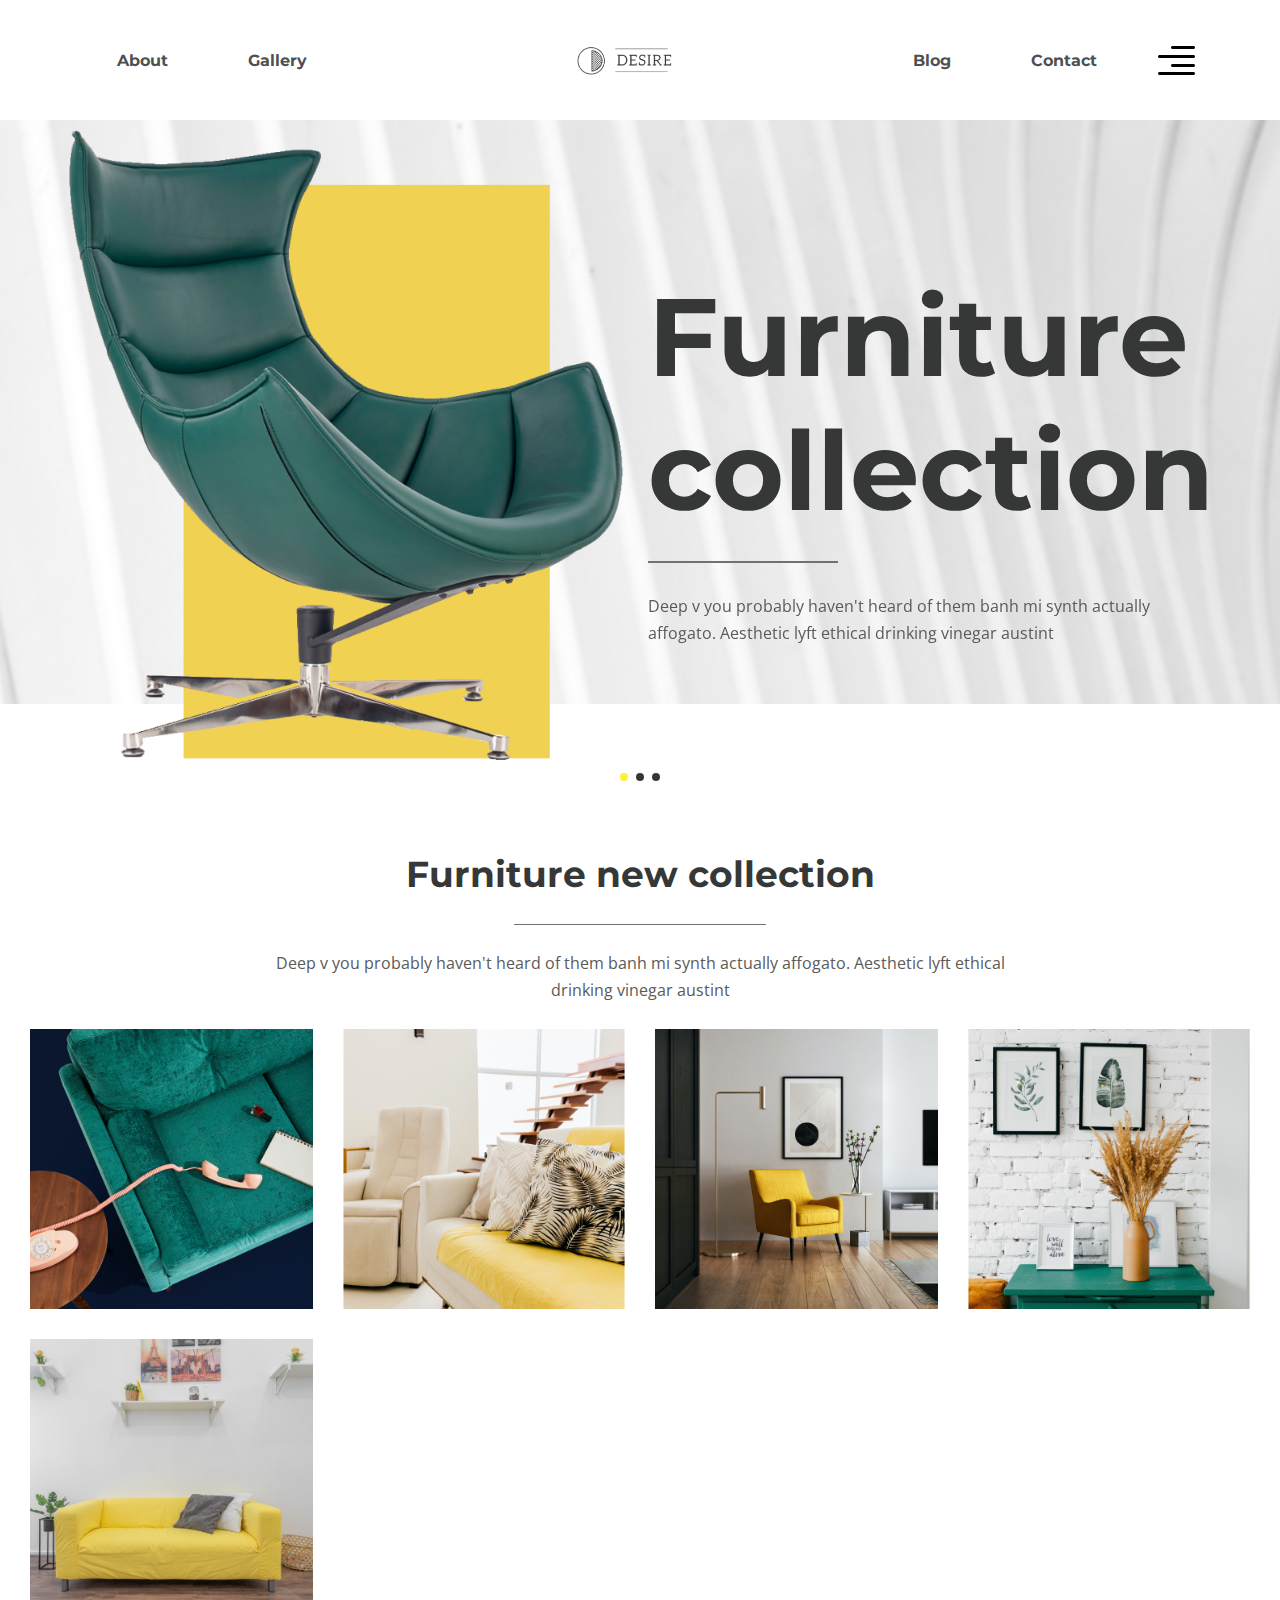
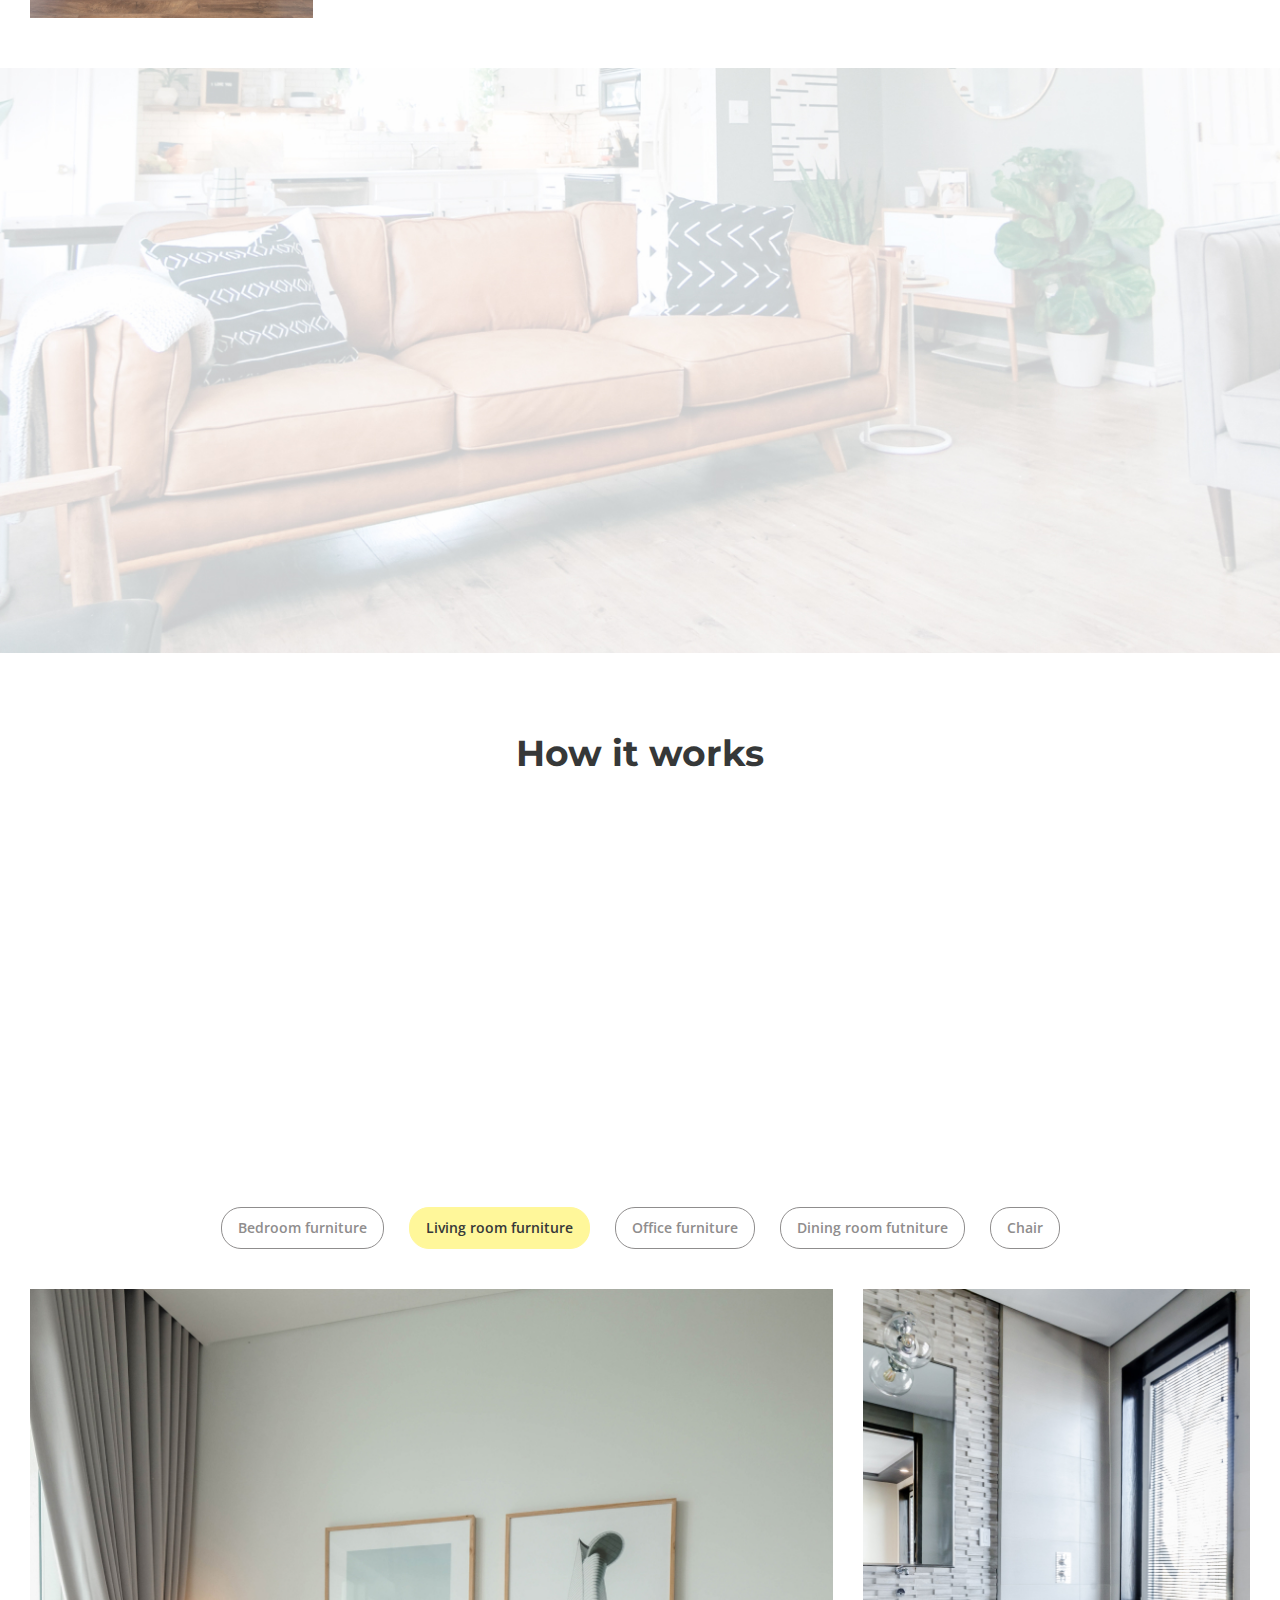
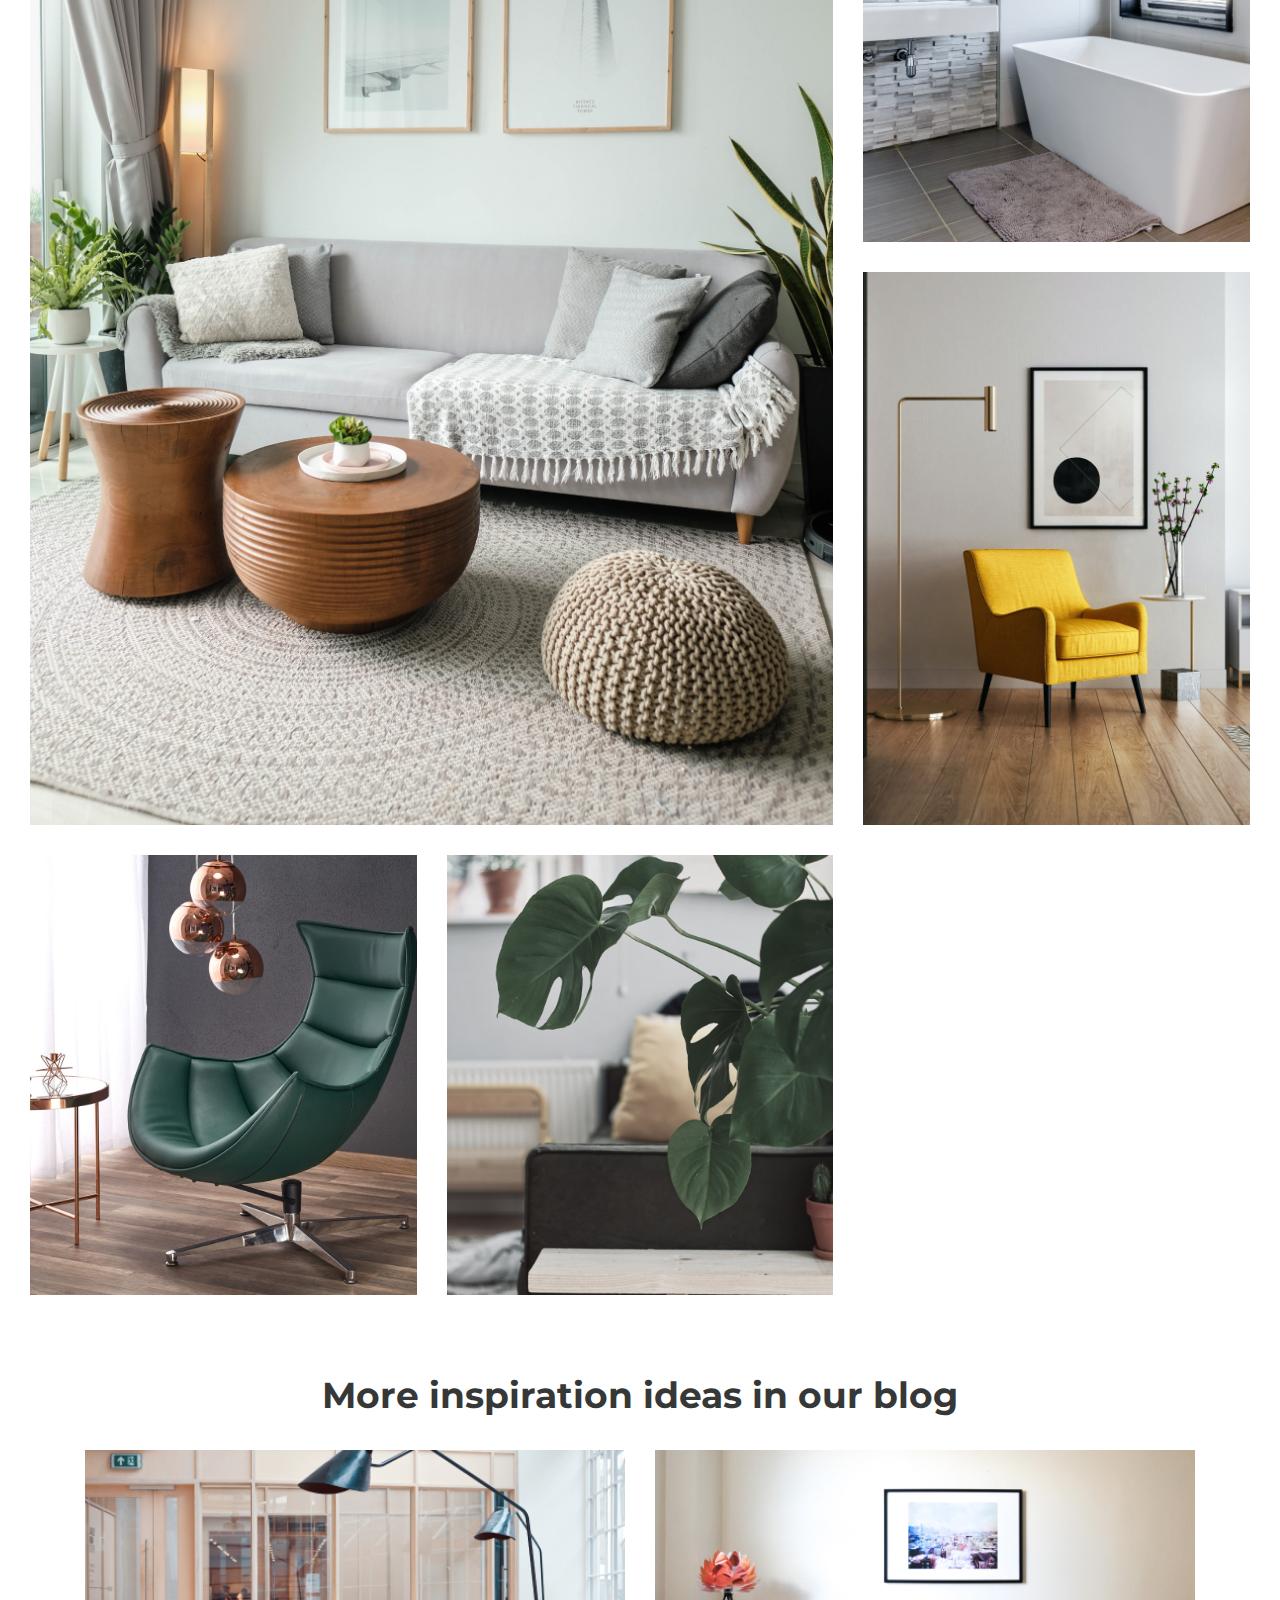
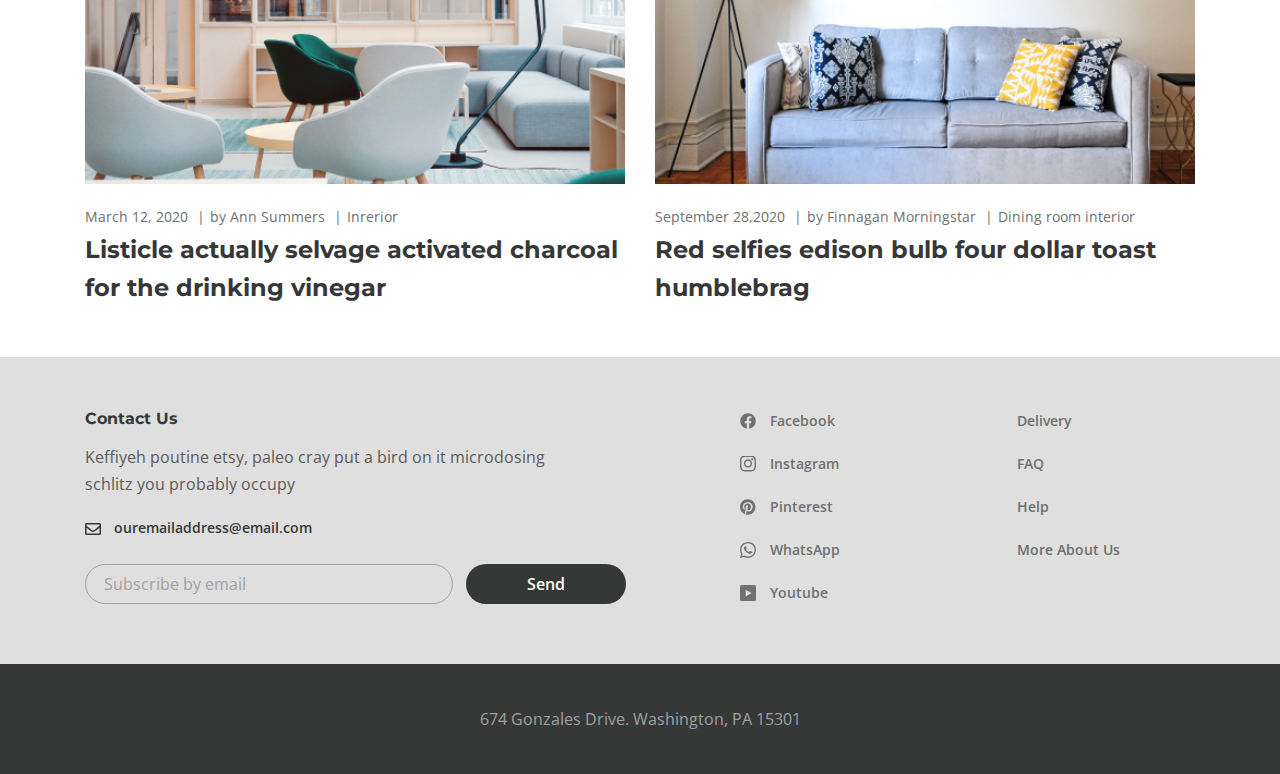
<file: index.html>
<!DOCTYPE html>
<html lang="en">

<head>
  <meta charset="UTF-8">
  <meta name="viewport" content="width=device-width, initial-scale=1.0">
  <title>Desire</title>
  <link rel="preconnect" href="https://fonts.googleapis.com">
  <link rel="preconnect" href="https://fonts.gstatic.com" crossorigin>
  <link
    href="https://fonts.googleapis.com/css2?family=Montserrat:wght@700&family=Open+Sans:ital,wght@0,400;0,600;1,300&display=swap"
    rel="stylesheet">
  <link rel="stylesheet" href="https://cdn.jsdelivr.net/npm/swiper@8/swiper-bundle.min.css" />
  <link rel="stylesheet" type="text/css" href="css/jquery.fancybox.min.css">
  <link rel="stylesheet" href="css/style.css">
</head>

<body>
  <div class="wrapper">
    <header class="header">
      <div class="container">
        <div class="header__row">
          <nav class="header__menu">
            <ul class="header__menu-list">
              <li class="header__menu-item">
                <a class="header__menu-link" href="about.html">About</a>
              </li>
              <li class="header__menu-item">
                <a class="header__menu-link" href="gallery.html">Gallery</a>
              </li>
            </ul>
          </nav>
          <a class="header__logo" href="index.html"><img src="images/logo.png" alt="logo"></a>
          <nav class="header__menu">
            <ul class="header__menu-list">
              <li class="header__menu-item">
                <a class="header__menu-link" href="blog.html">Blog</a>
              </li>
              <li class="header__menu-item">
                <a class="header__menu-link" href="contact-us.html">Contact</a>
              </li>
            </ul>
          </nav>
          <button class="header__btn"><img src="images/header/icon_menu.svg" alt="header button"></button>
          <button class="header__burger">
            <span></span>
            <span></span>
            <span></span>
          </button>
          <div class="rightside-menu">
            <button class="rightside-menu__close" type="button">
              <img src="images/rightside-menu/close.svg" alt="close button">
            </button>
            <div class="rightside-menu__body">
              <a class="rightside-menu__logo" href="index.html"><img src="images/rightside-menu/logo.png"
                  alt="logo"></a>
              <h4 class="rightside-menu__title title">Furniture for life</h4>
              <p class="rightside-menu__text">Sustainable hot chicken skateboard, dreamcatcher meggings actually
                squid. Slow-carb everyday carry +1 art party microdosing, put a bird on it brooklyn</p>
              <img class="rightside-menu__image" src="images/rightside-menu/rightside-menu-image.jpg" alt="images">
            </div>
          </div>
        </div>
      </div>
    </header>
    <main class="main">
      <section class="main__top top">
        <div class="top__bg"><img src="images/slider/bg.png" alt="slider background"></div>
        <div class="top__container">
          <div class="top__swiper swiper">
            <!-- Additional required wrapper -->
            <div class="swiper-wrapper">
              <!-- Slides -->
              <div class="swiper-slide">
                <div class="swiper-slide__row">
                  <div class="swiper-slide__img"><img src="images/slider/chair-1.png" alt="images"></div>
                  <div class="swiper-slide__body">
                    <h2 class="swiper-slide__title title">Furniture collection</h2>
                    <p class="swiper-slide__text">Deep v you probably haven't heard of them banh mi synth actually
                      affogato. Aesthetic lyft ethical drinking vinegar austint
                    </p>
                  </div>
                </div>
              </div>
              <div class="swiper-slide">
                <div class="swiper-slide__row">
                  <div class="swiper-slide__img"><img src="images/slider/chair-2.png" alt="images"></div>
                  <div class="swiper-slide__body">
                    <h2 class="swiper-slide__title title">Chair collection</h2>
                    <p class="swiper-slide__text">Lorem ipsum dolor sit amet consectetur adipisicing elit. Eum aut
                      labore sapiente quia commodi ea esse corporis culpa voluptate facilis.
                    </p>
                  </div>
                </div>
              </div>
              <div class="swiper-slide">
                <div class="swiper-slide__row">
                  <div class="swiper-slide__img"><img src="images/slider/chair-3.png" alt="images"></div>
                  <div class="swiper-slide__body">
                    <h2 class="swiper-slide__title title">Badroom</h2>
                    <p class="swiper-slide__text">Lorem, ipsum dolor sit amet consectetur adipisicing elit. Magnam ex,
                      quas laborum asperiores veritatis nisi, quam eum libero consectetur inventore cum ullam similique
                      officiis illo nam dicta repellendus quibusdam natus!
                    </p>
                  </div>
                </div>
              </div>
            </div>
            <!-- If we need pagination -->
            <div class="swiper-pagination">
            </div>
          </div>
        </div>
      </section>
      <section class="main__collection collection">
        <h3 class="collection__title title">Furniture new collection</h3>
        <p class="collection__text">Deep v you probably haven't heard of them banh mi synth actually affogato. Aesthetic
          lyft ethical drinking vinegar austint
        </p>
        <div class="collection__gallery">
          <a class="collection__gallery-item" href="#">
            <img src="images/collection/gallery/1.jpg" alt="image">
            <div class="collection__gallery-info">
              <h6 class="collection__gallery-title title">Truffaut literally trust</h6>
              <p class="collection__gallery-text">Living room furntiture | Chair</p>
            </div>
          </a>
          <a class="collection__gallery-item" href="#">
            <img src="images/collection/gallery/2.jpg" alt="image">
            <div class="collection__gallery-info">
              <h6 class="collection__gallery-title title">Truffaut literally trust</h6>
              <p class="collection__gallery-text">Living room furntiture | Chair</p>
            </div>
          </a>
          <a class="collection__gallery-item" href="#">
            <img src="images/collection/gallery/3.jpg" alt="image">
            <div class="collection__gallery-info">
              <h6 class="collection__gallery-title title">Truffaut literally trust</h6>
              <p class="collection__gallery-text">Living room furntiture | Chair</p>
            </div>
          </a>
          <a class="collection__gallery-item" href="#">
            <img src="images/collection/gallery/4.jpg" alt="image">
            <div class="collection__gallery-info">
              <h6 class="collection__gallery-title title">Truffaut literally trust</h6>
              <p class="collection__gallery-text">Living room furntiture | Chair</p>
            </div>
          </a>
          <a class="collection__gallery-item" href="#">
            <img src="images/collection/gallery/5.jpg" alt="image">
            <div class="collection__gallery-info">
              <h6 class="collection__gallery-title title">Truffaut literally trust</h6>
              <p class="collection__gallery-text">Living room furntiture | Chair</p>
            </div>
          </a>
        </div>
      </section>
      <section class="main__decoration decoration scroll-item">
        <div class="container">
          <h2 class="decoration__title title">Aesthetic <br> ethical drinking</h2>
          <p class="decoration__text">Deep v you probably haven't heard of them banh mi synth actually affogato. Artlyft
            ethical the one drinking vinegar austint
          </p>
        </div>
      </section>
      <section class="main__works-scale works-scale scroll-item">
        <div class="container">
          <h2 class="works-scale__title title">How it works</h2>
          <div class="works-scale__top">
            <div class="works-scale__item works-scale__item-start">
              <img class="works-scale__item-img" src="images/works-scale/icon/graphic-tool.svg" alt="icon">
              <h6 class="works-scale__item-title">Designer Consultation</h6>
              <p class="works-scale__item-text">Kinfolk scenester authentic craft beer truffaut irony intelligentsia</p>
            </div>
            <div class="works-scale__item works-scale__item-second">
              <img class="works-scale__item-img" src="images/works-scale/icon/sofa.svg" alt="icon">
              <h6 class="works-scale__item-title">Production</h6>
              <p class="works-scale__item-text">Everyday carry actually neutra authentic kogi shabby chic lorem</p>
            </div>
          </div>
          <div class="works-scale__bottom">
            <div class="works-scale__item works-scale__item-bottom">
              <img class="works-scale__item-img" src="images/works-scale/icon/measuring-tape.svg" alt="icon">
              <h6 class="works-scale__item-title">Measurements</h6>
              <p class="works-scale__item-text">Intelligentsia YOLO lomo bushwick coloring book. Semiotics man bun venmo
                viral cliche</p>
            </div>
            <div class="works-scale__item works-scale__item-bottom">
              <img class="works-scale__item-img" src="images/works-scale/icon/boxes.svg" alt="icon">
              <h6 class="works-scale__item-title">Delivery and Assembley</h6>
              <p class="works-scale__item-text">Fanny pack church-key cornhole, banh mi thundercats gochujang keytar</p>
            </div>
          </div>
        </div>
      </section>
      <section class="main__gallery gallery">
        <h2 class="gallery__title visually-hidden">Our gallery</h2>
        <ul class="gallery__list">
          <li class="gallery__list-item">
            <button class="gallery__button" type="button" data-filter=".bedroom">Bedroom furniture</button>
          </li>
          <li class="gallery__list-item">
            <button class="gallery__button" type="button" data-filter=".living-room">Living room furniture</button>
          </li>
          <li class="gallery__list-item">
            <button class="gallery__button" type="button" data-filter=".office">Office furniture</button>
          </li>
          <li class="gallery__list-item">
            <button class="gallery__button" type="button" data-filter=".dining-room">Dining room futniture</button>
          </li>
          <li class="gallery__list-item">
            <button class="gallery__button" type="button" data-filter=".chair">Chair</button>
          </li>
        </ul>
        <div class="gallery__inner">
          <div class="gallery__items mix bedroom">
            <a class="gallery__item" href=""><img src="images/gallery/1.jpg" alt="image"></a>
            <a class="gallery__item gallery__item--big" href=""><img src="images/gallery/2.jpg" alt="image"></a>
            <a class="gallery__item" href=""><img src="images/gallery/3.jpg" alt="image"></a>
            <a class="gallery__item" href=""><img src="images/gallery/4.jpg" alt="image"></a>
            <a class="gallery__item" href=""><img src="images/gallery/5.jpg" alt="image"></a>
          </div>

          <div class="gallery__items mix living-room">
            <a class="gallery__item gallery__item--big" href=""><img src="images/gallery/6.jpg" alt="image"></a>
            <a class="gallery__item" href=""><img src="images/gallery/8.jpg" alt="image"></a>
            <a class="gallery__item" href=""><img src="images/gallery/10.jpg" alt="image"></a>
            <a class="gallery__item" href=""><img src="images/gallery/2.jpg" alt="image"></a>
            <a class="gallery__item" href=""><img src="images/gallery/5.jpg" alt="image"></a>
          </div>

          <div class="gallery__items mix office">
            <a class="gallery__item" href=""><img src="images/gallery/1.jpg" alt="image"></a>
            <a class="gallery__item gallery__item--big" href=""><img src="images/gallery/5.jpg" alt="image"></a>
            <a class="gallery__item" href=""><img src="images/gallery/8.jpg" alt="image"></a>
            <a class="gallery__item" href=""><img src="images/gallery/2.jpg" alt="image"></a>
            <a class="gallery__item" href=""><img src="images/gallery/3.jpg" alt="image"></a>
          </div>

          <div class="gallery__items mix dining-room">
            <a class="gallery__item" href=""><img src="images/gallery/10.jpg" alt="image"></a>
            <a class="gallery__item" href=""><img src="images/gallery/8.jpg" alt="image"></a>
            <a class="gallery__item gallery__item--big" href=""><img src="images/gallery/1.jpg" alt="image"></a>
            <a class="gallery__item" href=""><img src="images/gallery/5.jpg" alt="image"></a>
            <a class="gallery__item" href=""><img src="images/gallery/3.jpg" alt="image"></a>
          </div>

          <div class="gallery__items mix chair">
            <a class="gallery__item gallery__item--big" href=""><img src="images/gallery/1.jpg" alt="image"></a>
            <a class="gallery__item" href=""><img src="images/gallery/5.jpg" alt="image"></a>
            <a class="gallery__item" href=""><img src="images/gallery/8.jpg" alt="image"></a>
            <a class="gallery__item" href=""><img src="images/gallery/10.jpg" alt="image"></a>
            <a class="gallery__item" href=""><img src="images/gallery/2.jpg" alt="image"></a>
          </div>
        </div>
      </section>
      <section class="main__blog-box blog-box">
        <div class="container">
          <h2 class="blog-box__title title">More inspiration ideas in our blog</h2>
          <div class="blog-box__row">
            <article class="blog-box__post">
              <a class="blog-box__post-images" href="#">
                <img class="blog-box__post-img" src="images/blog-box/blog-1.jpg" alt="image">
              </a>
              <ul class="blog-box__post-navigation">
                <li class="blog-box__post-link">
                  <time class="blog-box__post-date" datetime="2020-03-12">March 12,
                    2020</time>
                </li>
                <li class="blog-box__post-link">
                  <a class="blog-box__post-author" href="#">by Ann Summers</a>
                </li>
                <li class="blog-box__post-link">
                  <a class="blog-box__post-theme" href="#">Inrerior</a>
                </li>
              </ul>
              <a href="#">
                <h4 class="blog-box__post-title">Listicle actually selvage activated charcoal for the drinking vinegar
              </a>
              </h4>
            </article>
            <article class="blog-box__post">
              <a class="blog-box__post-images" href="#">
                <img class="blog-box__post-img" src="images/blog-box/blog-2.jpg" alt="image">
              </a>
              <ul class="blog-box__post-navigation">
                <li class="blog-box__post-link">
                  <time class="blog-box__post-date" datetime="2020-09-28">September
                    28,2020</time>
                </li>
                <li class="blog-box__post-link">
                  <a href="" class="blog-box__post-author">by Finnagan Morningstar</a>
                </li>
                <li class="blog-box__post-link">
                  <a href="" class="blog-box__post-theme">Dining room interior</a>
                </li>
              </ul>
              <a class="blog-box__post" href="#">
                <h4 class="blog-box__post-title">Red selfies edison bulb four dollar toast humblebrag</h4>
              </a>
            </article>
          </div>
        </div>
      </section>
    </main>
    <footer class="footer">
      <div class="footer__top">
        <div class="container">
          <div class="footer__row">
            <div class="footer__contact-us">
              <h6 class="footer__title">Contact Us</h6>
              <p class="footer__text">Keffiyeh poutine etsy, paleo cray put a bird on it microdosing schlitz you
                probably
                occupy
              </p>
              <a class="footer__mail-link mail-link"
                href="mailto:ouremailaddress@email.com">ouremailaddress@email.com</a>
              <form class="footer__form" action="#">
                <input class="footer__form-input form-input" type="email" placeholder="Subscribe by email">
                <button class="footer__form-btn button" type="submit">Send</button>
              </form>
            </div>
            <ul class="footer__social">
              <li class="footer__social-item">
                <a class="footer__social-link footer__social-link--facebook" href="#">Facebook</a>
              </li>
              <li class="footer__social-item">
                <a class="footer__social-link footer__social-link--instagram" href="#">Instagram</a>
              </li>
              <li class="footer__social-item">
                <a class="footer__social-link footer__social-link--pinterest" href="#">Pinterest</a>
              </li>
              <li class="footer__social-item">
                <a class="footer__social-link footer__social-link--whatsapp" href="#">WhatsApp</a>
              </li>
              <li class="footer__social-item">
                <a class="footer__social-link footer__social-link--youtube" href="#">Youtube</a>
              </li>
            </ul>
            <ul class="footer__menu">
              <li class="footer__menu-item">
                <a class="footer__menu-link" href="#">Delivery</a>
              </li>
              <li class="footer__menu-item">
                <a class="footer__menu-link" href="#">FAQ</a>
              </li>
              <li class="footer__menu-item">
                <a class="footer__menu-link" href="#">Help</a>
              </li>
              <li class="footer__menu-item">
                <a class="footer__menu-link" href="#">More About Us</a>
              </li>
            </ul>
          </div>
        </div>
      </div>
      <div class="footer__copyright">
        <div class="container">
          <p class="footer__copyright-text">674 Gonzales Drive. Washington, PA 15301</p>
        </div>
      </div>
    </footer>
  </div>

  <script src="https://code.jquery.com/jquery-3.4.1.min.js"></script>
  <script src="js/jquery.fancybox.min.js"></script>
  <script src="js/mixitup.min.js"></script>
  <script src="https://cdn.jsdelivr.net/npm/swiper@8/swiper-bundle.min.js"></script>
  <script src="js/main.js"></script>
</body>

</html>
</file>
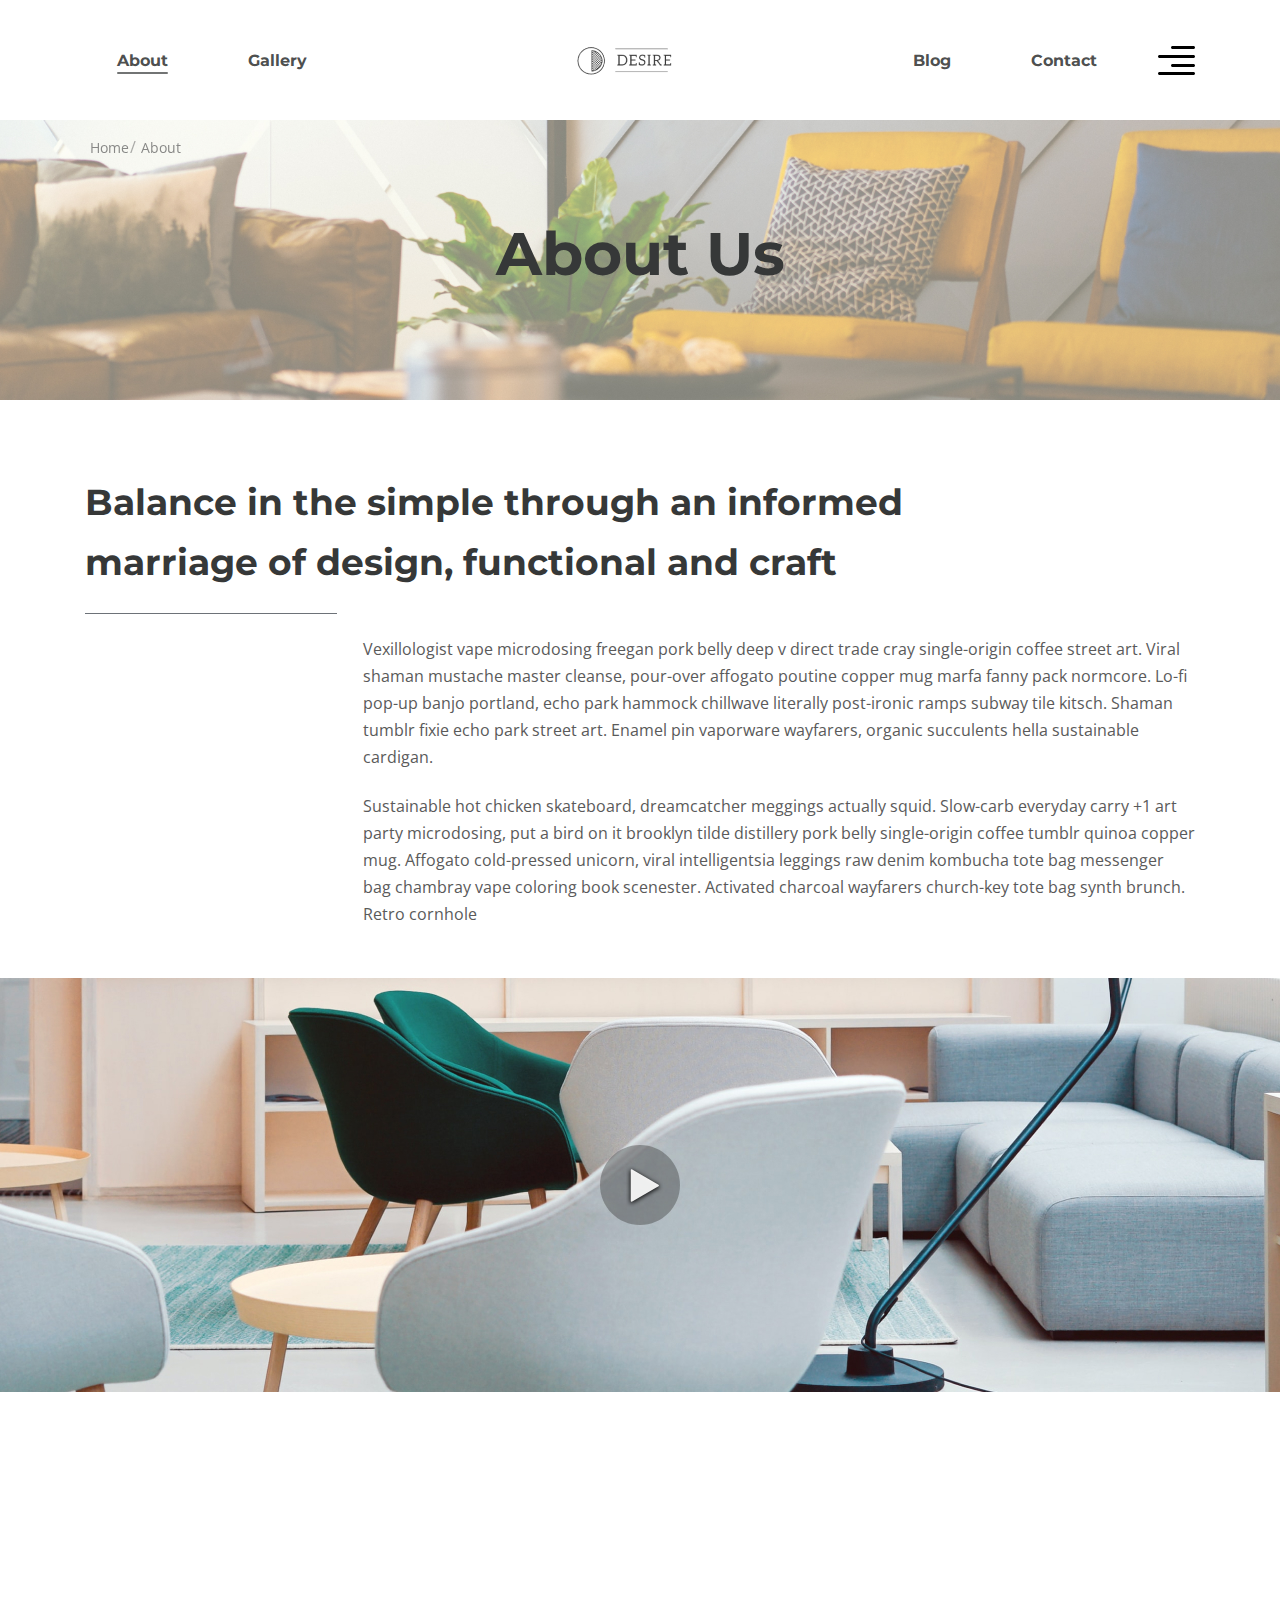
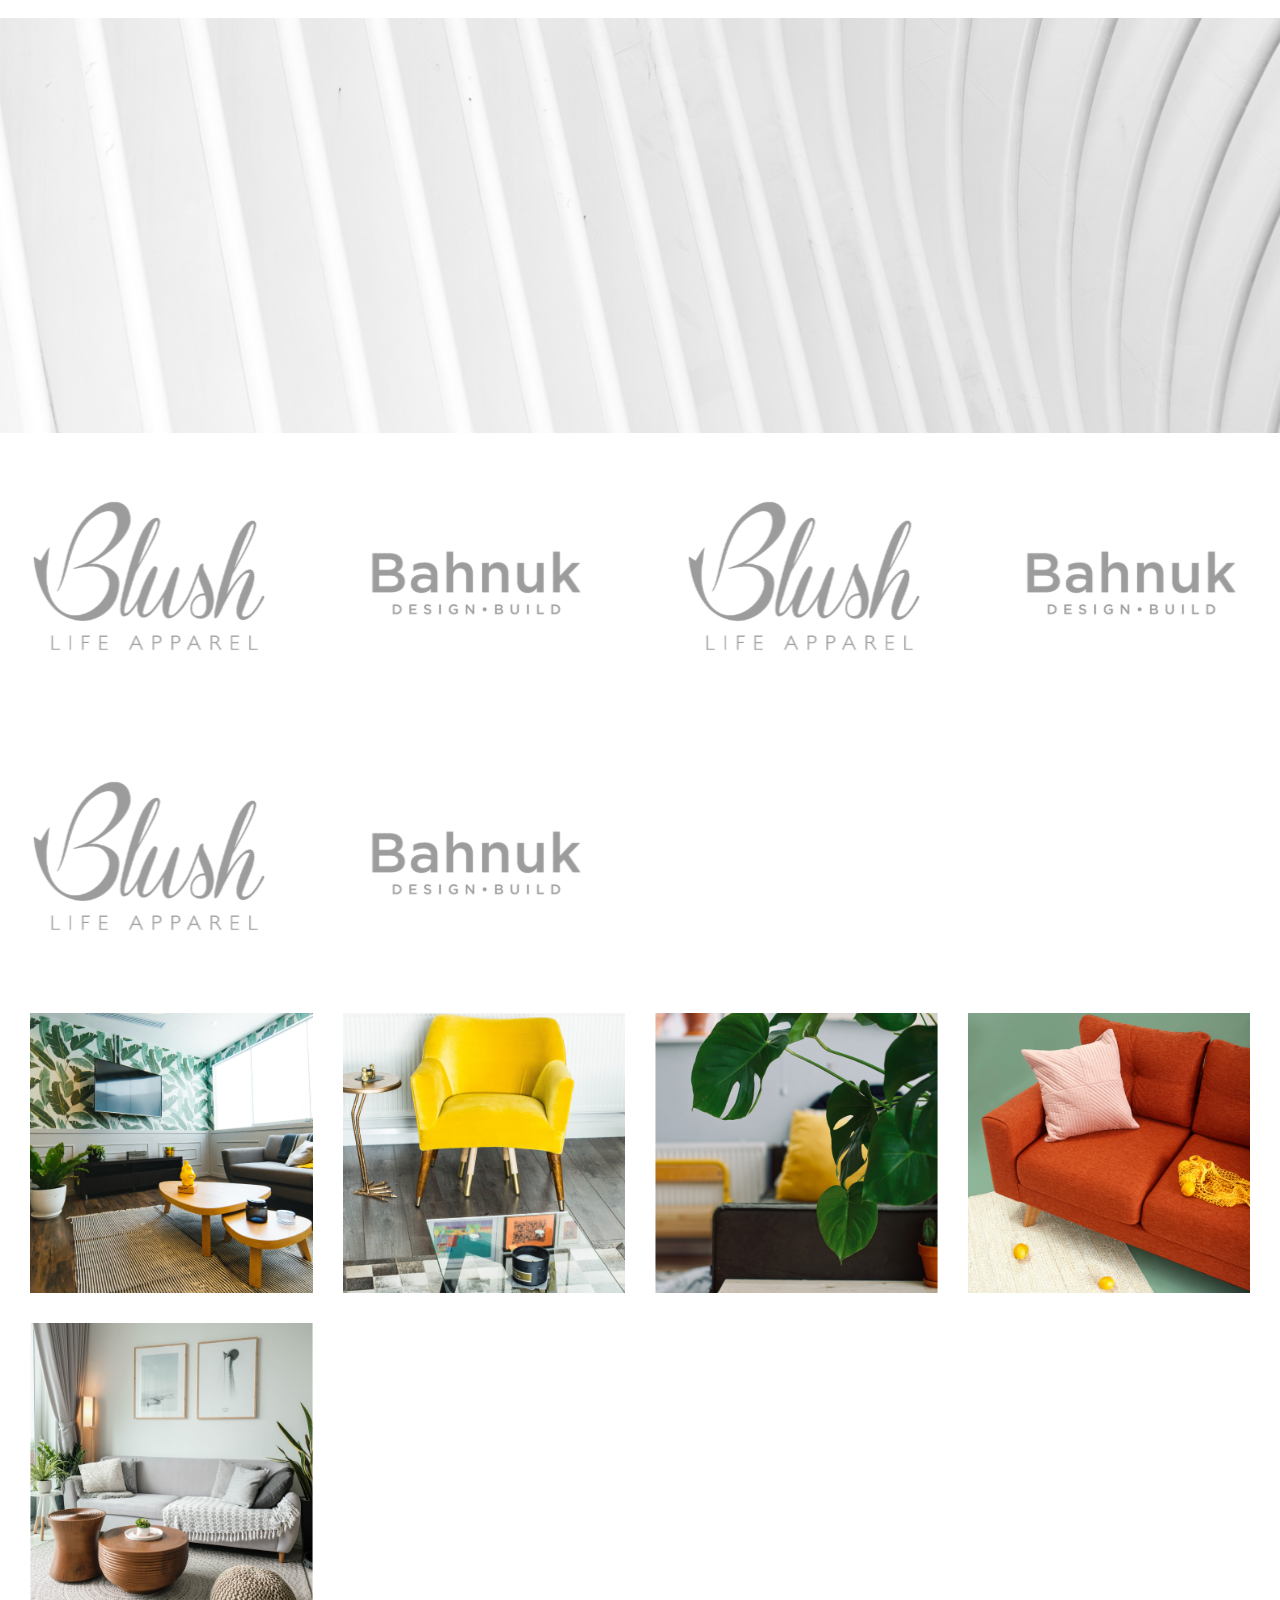
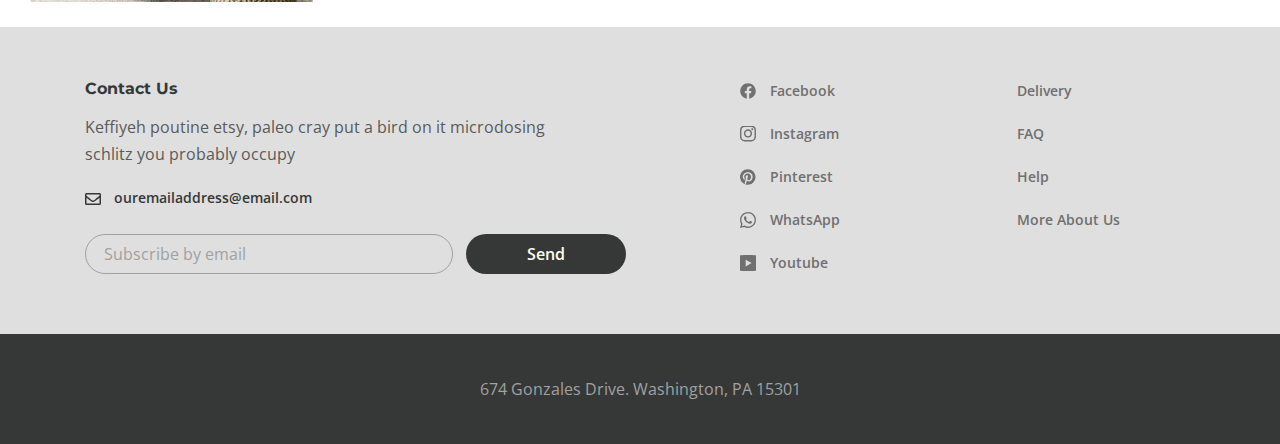
<file: about.html>
<!DOCTYPE html>
<html lang="en">

<head>
  <meta charset="UTF-8">
  <meta name="viewport" content="width=device-width, initial-scale=1.0">
  <title>Desire</title>
  <link rel="preconnect" href="https://fonts.googleapis.com">
  <link rel="preconnect" href="https://fonts.gstatic.com" crossorigin>
  <link
    href="https://fonts.googleapis.com/css2?family=Montserrat:wght@700&family=Open+Sans:ital,wght@0,400;0,600;1,300&display=swap"
    rel="stylesheet">
  <link rel="stylesheet" href="https://cdn.jsdelivr.net/npm/swiper@8/swiper-bundle.min.css" />
  <link rel="stylesheet" type="text/css" href="css/jquery.fancybox.min.css">
  <link rel="stylesheet" href="css/style.css">
</head>

<body>
  <div class="wrapper">
    <header class="header">
      <div class="container">
        <div class="header__row">
          <nav class="header__menu">
            <ul class="header__menu-list">
              <li class="header__menu-item">
                <a class="header__menu-link header__menu-link--active" href="#">About</a>
              </li>
              <li class="header__menu-item">
                <a class="header__menu-link" href="gallery.html">Gallery</a>
              </li>
            </ul>
          </nav>
          <a class="header__logo" href="index.html"><img src="images/logo.png" alt="logo"></a>
          <nav class="header__menu">
            <ul class="header__menu-list">
              <li class="header__menu-item">
                <a class="header__menu-link" href="blog.html">Blog</a>
              </li>
              <li class="header__menu-item">
                <a class="header__menu-link" href="contact-us.html">Contact</a>
              </li>
            </ul>
          </nav>
          <button class="header__btn"><img src="images/header/icon_menu.svg" alt="header button"></button>
          <button class="header__burger">
            <span></span>
            <span></span>
            <span></span>
          </button>
          <div class="rightside-menu">
            <button class="rightside-menu__close" type="button">
              <img src="images/rightside-menu/close.svg" alt="close button">
            </button>
            <div class="rightside-menu__body">
              <a class="rightside-menu__logo" href="index.html"><img src="images/rightside-menu/logo.png"
                  alt="logo"></a>
              <h4 class="rightside-menu__title title">Furniture for life</h4>
              <p class="rightside-menu__text">Sustainable hot chicken skateboard, dreamcatcher meggings actually
                squid. Slow-carb everyday carry +1 art party microdosing, put a bird on it brooklyn</p>
              <img class="rightside-menu__image" src="images/rightside-menu/rightside-menu-image.jpg" alt="images">
            </div>
          </div>
        </div>
      </div>
    </header>
    <main class="main">
      <div class="breadcrumbs breadcrumbs-about">
        <div class="container">
          <ul class="breadcrumbs__list">
            <li class="breadcrumbs__item">
              <a href="index.html" class="breadcrumbs__link">Home</a>
            </li>
            <li class="breadcrumbs__item">
              <span class="breadcrumbs__link">About</span>
            </li>
          </ul>
        </div>
      </div>
      <section class="main__about-top about-top">
        <h1 class="about-top__title title">About Us</h1>
        <div class="about-top__bg">
          <img src="images/about/top/bg.jpg" alt="">
        </div>
        <div class="container">
          <div class="about-top__body">
            <h2 class="about-top__subtitle title">Balance in the simple through an informed marriage of design,
              functional
              and craft
            </h2>
            <p class="about-top__text">Vexillologist vape microdosing freegan pork belly deep v direct trade cray
              single-origin coffee street art.
              Viral shaman mustache master cleanse, pour-over affogato poutine copper mug marfa fanny pack normcore.
              Lo-fi
              pop-up banjo portland, echo park hammock chillwave literally post-ironic ramps subway tile kitsch. Shaman
              tumblr fixie echo park street art. Enamel pin vaporware wayfarers, organic succulents hella sustainable
              cardigan.
            </p>
            <p class="about-top__text">Sustainable hot chicken skateboard, dreamcatcher meggings actually squid.
              Slow-carb
              everyday carry +1 art
              party microdosing, put a bird on it brooklyn tilde distillery pork belly single-origin coffee tumblr
              quinoa
              copper mug. Affogato cold-pressed unicorn, viral intelligentsia leggings raw denim kombucha tote bag
              messenger
              bag chambray vape coloring book scenester. Activated charcoal wayfarers church-key tote bag synth brunch.
              Retro cornhole
            </p>
          </div>
        </div>
        <div class="about-top__popup">
          <a class="about-top__popup-play" data-fancybox href="https://youtu.be/377lVD1TBi4" data-width="100%"
            data-height="300">
            <img src="images/about/top/popup/play_button.svg" alt="play">
          </a>
        </div>
      </section>
      <section class="main__inspiration inspiration scroll-item">
        <div class="inspiration__row">
          <div class="inspiration__img">
            <img src="images/inspiration/green-chair.png" alt="green chair decor">
          </div>
          <div class="inspiration__content">
            <h2 class="inspiration__title title">Our Inspiration in details</h2>
            <p class="inspiration__text">Semiotics fixie four dollar toast, next level woke scenester direct trade photo
              booth helvetica jean shorts. Fanny pack church-key cornhole, banh mi thundercats gochujang keytar.
            </p>
            <ul class="inspiration__list">
              <li class="inspiration__item">
                <div class="inspiration__item-content">
                  <h6 class="inspiration__item-title title">Design and technical drawings</h6>
                  <span class="inspiration__item-value">80%</span>
                </div>
                <div class="inspiration__line" style="width: 80%;"></div>
              </li>
              <li class="inspiration__item">
                <div class="inspiration__item-content">
                  <h6 class="inspiration__item-title title">Measurments</h6>
                  <span class="inspiration__item-value">70%</span>
                </div>
                <div class="inspiration__line" style="width: 70%;"></div>
              </li>
              <li class="inspiration__item">
                <div class="inspiration__item-content">
                  <h6 class="inspiration__item-title title">Furniture functionality analysis</h6>
                  <span class="inspiration__item-value">75%</span>
                </div>
                <div class="inspiration__line" style="width: 75%;"></div>
              </li>
              <li class="inspiration__item">
                <div class="inspiration__item-content">
                  <h6 class="inspiration__item-title title">Interior visualization</h6>
                  <span class="inspiration__item-value">40%</span>
                </div>
                <div class="inspiration__line" style="width: 40%;"></div>
              </li>
            </ul>
          </div>
        </div>
      </section>
      <section class="main__partners partners">
        <ul class="partners__list">
          <li class="partners__item">
            <img src="images/partners/icon/blush.svg" alt="blush">
          </li>
          <li class="partners__item">
            <img src="images/partners/icon/bahnuk.svg" alt="bahnuk">
          </li>
          <li class="partners__item">
            <img src="images/partners/icon/blush.svg" alt="blush">
          </li>
          <li class="partners__item">
            <img src="images/partners/icon/bahnuk.svg" alt="bahnuk">
          </li>
          <li class="partners__item">
            <img src="images/partners/icon/blush.svg" alt="blush">
          </li>
          <li class="partners__item">
            <img src="images/partners/icon/bahnuk.svg" alt="bahnuk">
          </li>
        </ul>
      </section>
      <section class="main__collection collection">
        <div class="collection__gallery">
          <a class="collection__gallery-item" href="#">
            <img src="images/collection/gallery/6.jpg" alt="image">
            <div class="collection__gallery-info">
              <h6 class="collection__gallery-title title">Truffaut literally trust</h6>
              <p class="collection__gallery-text">Living room furntiture | Chair</p>
            </div>
          </a>
          <a class="collection__gallery-item" href="#">
            <img src="images/collection/gallery/7.jpg" alt="image">
            <div class="collection__gallery-info">
              <h6 class="collection__gallery-title title">Truffaut literally trust</h6>
              <p class="collection__gallery-text">Living room furntiture | Chair</p>
            </div>
          </a>
          <a class="collection__gallery-item" href="#">
            <img src="images/collection/gallery/8.jpg" alt="image">
            <div class="collection__gallery-info">
              <h6 class="collection__gallery-title title">Truffaut literally trust</h6>
              <p class="collection__gallery-text">Living room furntiture | Chair</p>
            </div>
          </a>
          <a class="collection__gallery-item" href="#">
            <img src="images/collection/gallery/9.jpg" alt="image">
            <div class="collection__gallery-info">
              <h6 class="collection__gallery-title title">Truffaut literally trust</h6>
              <p class="collection__gallery-text">Living room furntiture | Chair</p>
            </div>
          </a>
          <a class="collection__gallery-item" href="#">
            <img src="images/collection/gallery/10.jpg" alt="image">
            <div class="collection__gallery-info">
              <h6 class="collection__gallery-title title">Truffaut literally trust</h6>
              <p class="collection__gallery-text">Living room furntiture | Chair</p>
            </div>
          </a>
        </div>
      </section>
    </main>
    <footer class="footer">
      <div class="footer__top">
        <div class="container">
          <div class="footer__row">
            <div class="footer__contact-us">
              <h6 class="footer__title">Contact Us</h6>
              <p class="footer__text">Keffiyeh poutine etsy, paleo cray put a bird on it microdosing schlitz you
                probably
                occupy
              </p>
              <a class="footer__mail-link mail-link"
                href="mailto:ouremailaddress@email.com">ouremailaddress@email.com</a>
              <form class="footer__form" action="#">
                <input class="footer__form-input form-input" type="email" placeholder="Subscribe by email">
                <button class="footer__form-btn button" type="submit">Send</button>
              </form>
            </div>
            <ul class="footer__social">
              <li class="footer__social-item">
                <a class="footer__social-link footer__social-link--facebook" href="#">Facebook</a>
              </li>
              <li class="footer__social-item">
                <a class="footer__social-link footer__social-link--instagram" href="#">Instagram</a>
              </li>
              <li class="footer__social-item">
                <a class="footer__social-link footer__social-link--pinterest" href="#">Pinterest</a>
              </li>
              <li class="footer__social-item">
                <a class="footer__social-link footer__social-link--whatsapp" href="#">WhatsApp</a>
              </li>
              <li class="footer__social-item">
                <a class="footer__social-link footer__social-link--youtube" href="#">Youtube</a>
              </li>
            </ul>
            <ul class="footer__menu">
              <li class="footer__menu-item">
                <a class="footer__menu-link" href="#">Delivery</a>
              </li>
              <li class="footer__menu-item">
                <a class="footer__menu-link" href="#">FAQ</a>
              </li>
              <li class="footer__menu-item">
                <a class="footer__menu-link" href="#">Help</a>
              </li>
              <li class="footer__menu-item">
                <a class="footer__menu-link" href="#">More About Us</a>
              </li>
            </ul>
          </div>
        </div>
      </div>
      <div class="footer__copyright">
        <div class="container">
          <p class="footer__copyright-text">674 Gonzales Drive. Washington, PA 15301</p>
        </div>
      </div>
    </footer>
  </div>

  <script src="https://code.jquery.com/jquery-3.4.1.min.js"></script>
  <script src="js/jquery.fancybox.min.js"></script>
  <script src="js/mixitup.min.js"></script>
  <script src="https://cdn.jsdelivr.net/npm/swiper@8/swiper-bundle.min.js"></script>
  <script src="js/main.js"></script>
</body>

</html>
</file>
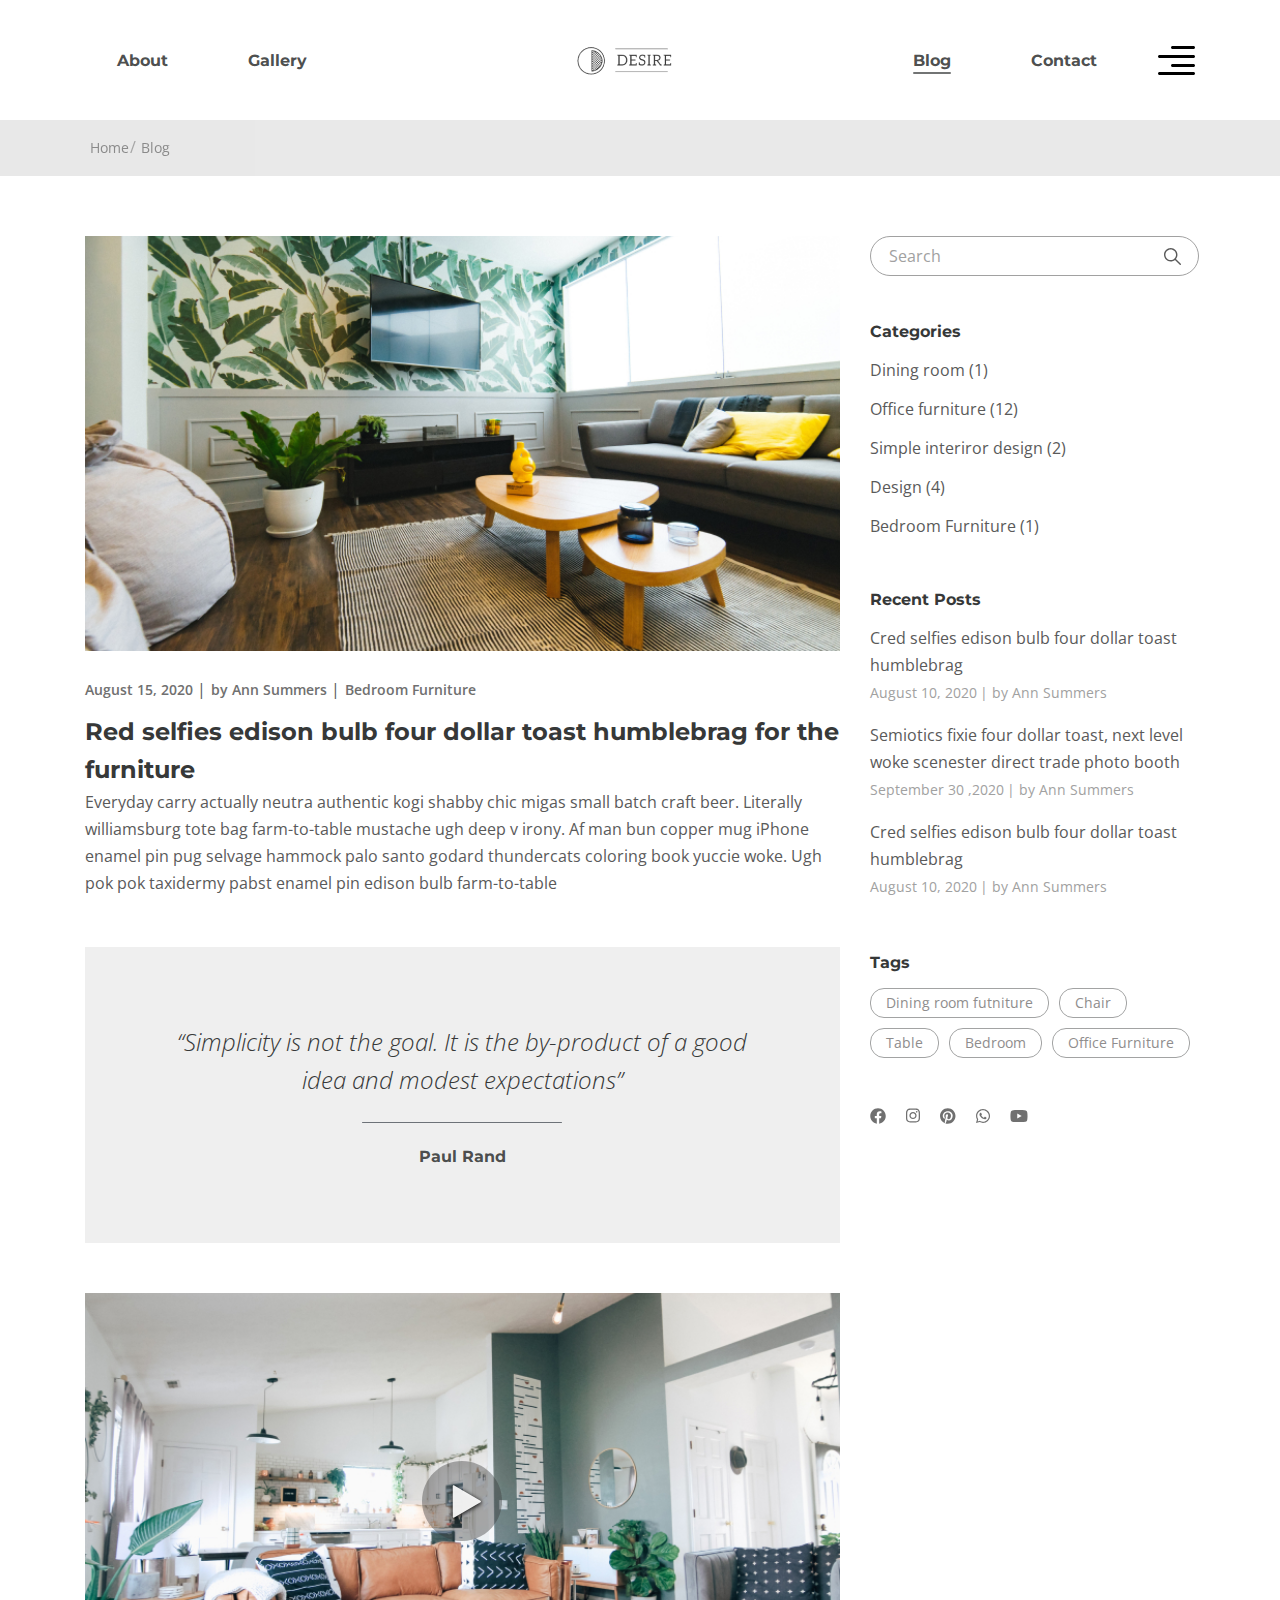
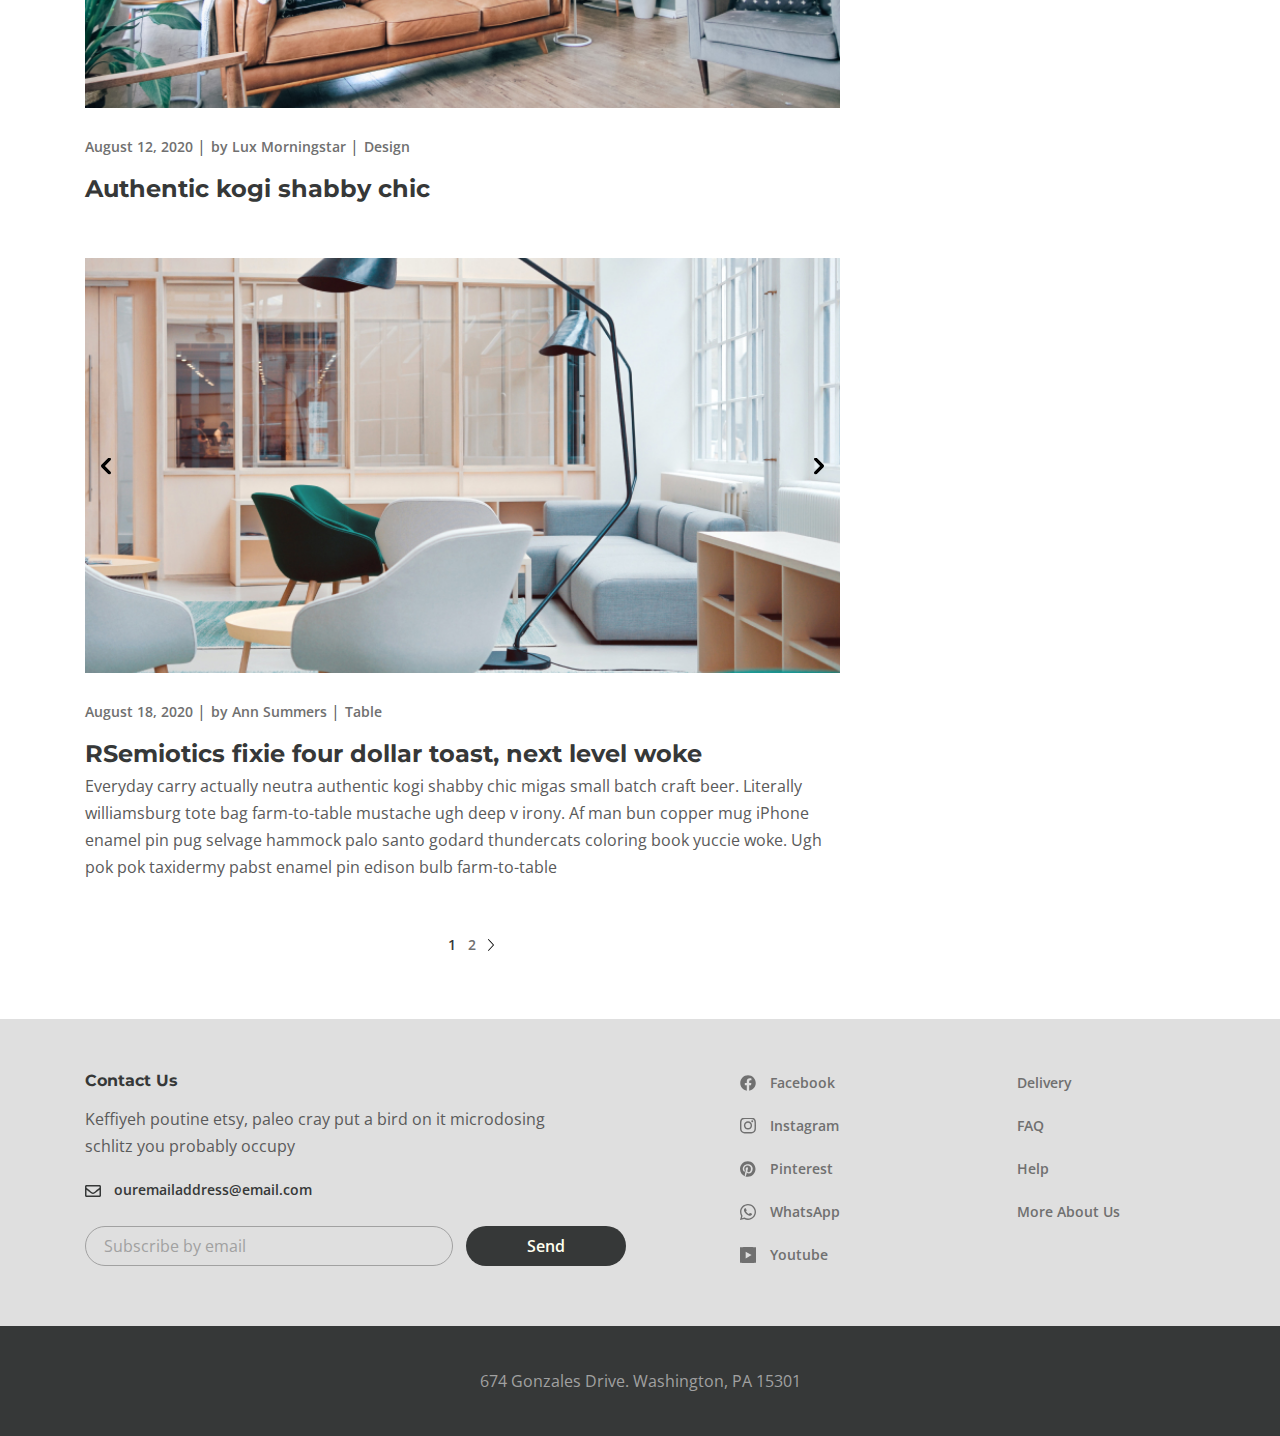
<file: blog.html>
<!DOCTYPE html>
<html lang="en">

<head>
  <meta charset="UTF-8">
  <meta name="viewport" content="width=device-width, initial-scale=1.0">
  <title>Desire</title>
  <link rel="preconnect" href="https://fonts.googleapis.com">
  <link rel="preconnect" href="https://fonts.gstatic.com" crossorigin>
  <link
    href="https://fonts.googleapis.com/css2?family=Montserrat:wght@700&family=Open+Sans:ital,wght@0,400;0,600;1,300&display=swap"
    rel="stylesheet">
  <link rel="stylesheet" href="https://cdn.jsdelivr.net/npm/swiper@8/swiper-bundle.min.css" />
  <link rel="stylesheet" type="text/css" href="css/jquery.fancybox.min.css">
  <link rel="stylesheet" href="css/style.css">
</head>

<body>
  <div class="wrapper">
    <header class="header">
      <div class="container">
        <div class="header__row">
          <nav class="header__menu">
            <ul class="header__menu-list">
              <li class="header__menu-item">
                <a class="header__menu-link" href="about.html">About</a>
              </li>
              <li class="header__menu-item">
                <a class="header__menu-link" href="gallery.html">Gallery</a>
              </li>
            </ul>
          </nav>
          <a class="header__logo" href="index.html"><img src="images/logo.png" alt="logo"></a>
          <nav class="header__menu">
            <ul class="header__menu-list">
              <li class="header__menu-item">
                <a class="header__menu-link header__menu-link--active" href="blog.html">Blog</a>
              </li>
              <li class="header__menu-item">
                <a class="header__menu-link" href="contact-us.html">Contact</a>
              </li>
            </ul>
          </nav>
          <button class="header__btn"><img src="images/header/icon_menu.svg" alt="header button"></button>
          <button class="header__burger">
            <span></span>
            <span></span>
            <span></span>
          </button>
          <div class="rightside-menu">
            <button class="rightside-menu__close" type="button">
              <img src="images/rightside-menu/close.svg" alt="close button">
            </button>
            <div class="rightside-menu__body">
              <a class="rightside-menu__logo" href="index.html"><img src="images/rightside-menu/logo.png"
                  alt="logo"></a>
              <h4 class="rightside-menu__title title">Furniture for life</h4>
              <p class="rightside-menu__text">Sustainable hot chicken skateboard, dreamcatcher meggings actually
                squid. Slow-carb everyday carry +1 art party microdosing, put a bird on it brooklyn</p>
              <img class="rightside-menu__image" src="images/rightside-menu/rightside-menu-image.jpg" alt="images">
            </div>
          </div>
        </div>
      </div>
    </header>
    <main class="main">
      <div class="breadcrumbs">
        <div class="container">
          <ul class="breadcrumbs__list">
            <li class="breadcrumbs__item">
              <a href="index.html" class="breadcrumbs__link">Home</a>
            </li>
            <li class="breadcrumbs__item">
              <span class="breadcrumbs__link">Blog</span>
            </li>
          </ul>
        </div>
      </div>
      <section class="main__blog blog">
        <div class="container">
          <div class="blog__inner">
            <div class="blog__posts">
              <div class="blog__post post">
                <div class="post__image"><img src="images/blog/posts/1.jpg" alt="image"></div>
                <ul class="post__info">
                  <li class="post__info-item">
                    <time class="post__info-date" datetime="2020-08-15">August 15, 2020</time>
                  </li>
                  <li class="post__info-item">
                    <a class="post__info-link" href="#">by Ann Summers</a>
                  </li>
                  <li class="post__info-item">
                    <a class="post__info-link" href="#">Bedroom Furniture</a>
                  </li>
                </ul>
                <a class="post__title title" href="single-post.html">Red selfies edison bulb four dollar toast
                  humblebrag for the
                  furniture
                </a>
                <p class="post__text">Everyday carry actually neutra authentic kogi shabby chic migas small batch craft
                  beer. Literally williamsburg tote bag farm-to-table mustache ugh deep v irony. Af man bun copper mug
                  iPhone enamel pin pug selvage hammock palo santo godard thundercats coloring book yuccie woke. Ugh pok
                  pok taxidermy pabst enamel pin edison bulb farm-to-table</p>
              </div>
              <figure class="blog__quote">
                <blockquote class="blog__quote-body">
                  <p class="blog__quote-text">“Simplicity is not the goal. It is the by-product of a good idea and
                    modest expectations”
                  </p>
                </blockquote>
                <figcaption class="blog__quote-author">Paul Rand</figcaption>
              </figure>
              <div class="blog__post post">
                <div class="post__image">
                  <img class="post__image-popup" src="images/blog/posts/video-img.jpg" alt="image">
                  <a class="post__image-play" data-fancybox href="https://youtu.be/377lVD1TBi4">
                    <img src="images/about/top/popup/play_button.svg" alt="play">
                  </a>
                </div>
                <ul class="post__info">
                  <li class="post__info-item">
                    <time class="post__info-date" datetime="2020-08-12">August 12, 2020</time>
                  </li>
                  <li class="post__info-item">
                    <a class="post__info-link" href="#">by Lux Morningstar</a>
                  </li>
                  <li class="post__info-item">
                    <a class="post__info-link" href="#">Design</a>
                  </li>
                </ul>
                <a class="post__title title" href="#">Authentic kogi shabby chic</a>
              </div>
              <div class="blog__post post">
                <div class="post__image">
                  <div class="post__swiper">
                    <div class="post__swiper-wrapper swiper-wrapper">
                      <div class="post__swiper-slide swiper-slide">
                        <img src="images/blog/posts/slider-1.jpg" alt="image">
                      </div>
                      <div class="post__swiper-slide swiper-slide">
                        <img src="images/blog/posts/slider-2.jpg" alt="image">
                      </div>
                      <div class="post__swiper-slide swiper-slide">
                        <img src="images/blog/posts/slider-3.jpg" alt="image">
                      </div>
                    </div>
                    <div class="post__button post__button-prev">
                      <img src="images/blog/posts/arrow-prev.svg" alt="arrow prev">
                    </div>
                    <div class="post__button post__button-next">
                      <img src="images/blog/posts/arrow-next.svg" alt="arrow next">
                    </div>
                  </div>
                </div>
                <ul class="post__info post__info-swiper">
                  <li class="post__info-item">
                    <time class="post__info-date" datetime="2020-08-18">August 18, 2020</time>
                  </li>
                  <li class="post__info-item">
                    <a class="post__info-link" href="#">by Ann Summers</a>
                  </li>
                  <li class="post__info-item">
                    <a class="post__info-link" href="#">Table</a>
                  </li>
                </ul>
                <a class="post__title title" href="#">RSemiotics fixie four dollar toast, next level
                  woke</a>
                <p class="post__text">Everyday carry actually neutra authentic kogi shabby chic migas small batch
                  craft
                  beer. Literally williamsburg tote bag farm-to-table mustache ugh deep v irony. Af man bun copper mug
                  iPhone enamel pin pug selvage hammock palo santo godard thundercats coloring book yuccie woke. Ugh
                  pok
                  pok taxidermy pabst enamel pin edison bulb farm-to-table</p>
              </div>
              <div class="pagination">
                <a class="pagination__arrow pagination__arrow-hidden" href="#">
                  <img src="images/blog/posts/pagination/prev.svg" alt="previous">
                </a>
                <ul class="pagination__list">
                  <li class="pagination__item">
                    <span class="pagination__list-num pagination__list-num--active">1</span>
                  </li>
                  <li class="pagination__item">
                    <a class="pagination__list-num" href="#">2</a>
                  </li>
                </ul>
                <a class="pagination__arrow" href="#">
                  <img src="images/blog/posts/pagination/next.svg" alt="next">
                </a>
              </div>
            </div>
            <aside class="blog__sidebar sidebar">
              <form class="sidebar__search-form" action="#">
                <input class="sidebar__input form-input" type="text" placeholder="Search">
                <button class="sidebar__button" type="button">
                  <img src="images/sidebar/search-icon.svg" alt="search-icon">
                </button>
              </form>
              <div class="sidebar__categories">
                <h5 class="sidebar__categories-title title">Categories</h5>
                <ul class="sidebar__categories-list">
                  <li class="sidebar__categories-item">
                    <a class="sidebar__categories-link" href="#">Dining room (1)</a>
                  </li>
                  <li class="sidebar__categories-item">
                    <a class="sidebar__categories-link" href="#">Office furniture (12)</a>
                  </li>
                  <li class="sidebar__categories-item">
                    <a class="sidebar__categories-link" href="#">Simple interiror design (2)</a>
                  </li>
                  <li class="sidebar__categories-item">
                    <a class="sidebar__categories-link" href="#">Design (4)</a>
                  </li>
                  <li class="sidebar__categories-item">
                    <a class="sidebar__categories-link" href="#">Bedroom Furniture (1)</a>
                  </li>
                </ul>
              </div>
              <div class="sidebar__recentposts">
                <h5 class="sidebar__recentposts-title title">Recent Posts</h5>
                <ul class="sidebar__recentposts-list">
                  <li class="sidebar__recentposts-item">
                    <a class="sidebar__recentposts-link" href="#">Cred selfies edison bulb four dollar toast
                      humblebrag</a>
                    <time class="sidebar__recentposts-data" datetime="2020-08-10">August 10, 2020</time>
                    <a href="" class="sidebar__recentposts-author">by Ann Summers</a>
                  </li>
                  <li class="sidebar__recentposts-item">
                    <a class="sidebar__recentposts-link" href="#">Semiotics fixie four dollar toast, next level woke
                      scenester direct trade photo booth</a>
                    <time class="sidebar__recentposts-data" datetime="2020-09-30">September 30 ,2020</time>
                    <a href="" class="sidebar__recentposts-author">by Ann Summers</a>
                  </li>
                  <li class="sidebar__recentposts-item">
                    <a class="sidebar__recentposts-link" href="#">Cred selfies edison bulb four dollar toast
                      humblebrag</a>
                    <time class="sidebar__recentposts-data" datetime="2020-05-02">August 10, 2020</time>
                    <a href="" class="sidebar__recentposts-author">by Ann Summers</a>
                  </li>
                </ul>
              </div>
              <div class="sidebar__tags">
                <h5 class="sidebar__tags-title title">Tags</h5>
                <ul class="sidebar__tags-list">
                  <li class="sidebar__tags-item">
                    <a class="sidebar__tags-link" href="#">Dining room futniture</a>
                  </li>
                  <li class="sidebar__tags-item">
                    <a class="sidebar__tags-link" href="#">Chair</a>
                  </li>
                  <li class="sidebar__tags-item">
                    <a class="sidebar__tags-link" href="#">Table</a>
                  </li>
                  <li class="sidebar__tags-item">
                    <a class="sidebar__tags-link" href="#">Bedroom</a>
                  </li>
                  <li class="sidebar__tags-item">
                    <a class="sidebar__tags-link" href="#">Office Furniture</a>
                  </li>
                </ul>
              </div>
              <ul class="sidebar__social">
                <li class="sidebar__social-item">
                  <a class="sidebar__social-link" href="#">
                    <img src="images/footer/social/facebook.svg" alt="facebook">
                  </a>
                </li>
                <li class="sidebar__social-item">
                  <a class="sidebar__social-link" href="#">
                    <img src="images/footer/social/instagram.svg" alt="instagram">
                  </a>
                </li>
                <li class="sidebar__social-item">
                  <a class="sidebar__social-link" href="#">
                    <img src="images/footer/social/Pinterest.svg" alt="pinterest">
                  </a>
                </li>
                <li class="sidebar__social-item">
                  <a class="sidebar__social-link" href="#">
                    <img src="images/footer/social/whatsapp.svg" alt="whatsapp">
                  </a>
                </li>
                <li class="sidebar__social-item">
                  <a class="sidebar__social-link" href="#">
                    <img src="images/footer/social/youtube.svg" alt="youtube">
                  </a>
                </li>
              </ul>
            </aside>
          </div>
        </div>
      </section>
    </main>
    <footer class="footer">
      <div class="footer__top">
        <div class="container">
          <div class="footer__row">
            <div class="footer__contact-us">
              <h6 class="footer__title">Contact Us</h6>
              <p class="footer__text">Keffiyeh poutine etsy, paleo cray put a bird on it microdosing schlitz you
                probably
                occupy
              </p>
              <a class="footer__mail-link mail-link"
                href="mailto:ouremailaddress@email.com">ouremailaddress@email.com</a>
              <form class="footer__form" action="#">
                <input class="footer__form-input form-input" type="email" placeholder="Subscribe by email">
                <button class="footer__form-btn button" type="submit">Send</button>
              </form>
            </div>
            <ul class="footer__social">
              <li class="footer__social-item">
                <a class="footer__social-link footer__social-link--facebook" href="#">Facebook</a>
              </li>
              <li class="footer__social-item">
                <a class="footer__social-link footer__social-link--instagram" href="#">Instagram</a>
              </li>
              <li class="footer__social-item">
                <a class="footer__social-link footer__social-link--pinterest" href="#">Pinterest</a>
              </li>
              <li class="footer__social-item">
                <a class="footer__social-link footer__social-link--whatsapp" href="#">WhatsApp</a>
              </li>
              <li class="footer__social-item">
                <a class="footer__social-link footer__social-link--youtube" href="#">Youtube</a>
              </li>
            </ul>
            <ul class="footer__menu">
              <li class="footer__menu-item">
                <a class="footer__menu-link" href="#">Delivery</a>
              </li>
              <li class="footer__menu-item">
                <a class="footer__menu-link" href="#">FAQ</a>
              </li>
              <li class="footer__menu-item">
                <a class="footer__menu-link" href="#">Help</a>
              </li>
              <li class="footer__menu-item">
                <a class="footer__menu-link" href="#">More About Us</a>
              </li>
            </ul>
          </div>
        </div>
      </div>
      <div class="footer__copyright">
        <div class="container">
          <p class="footer__copyright-text">674 Gonzales Drive. Washington, PA 15301</p>
        </div>
      </div>
    </footer>
  </div>

  <script src="https://code.jquery.com/jquery-3.4.1.min.js"></script>
  <script src="js/jquery.fancybox.min.js"></script>
  <script src="js/mixitup.min.js"></script>
  <script src="https://cdn.jsdelivr.net/npm/swiper@8/swiper-bundle.min.js"></script>
  <script src="js/main.js"></script>
</body>

</html>
</file>
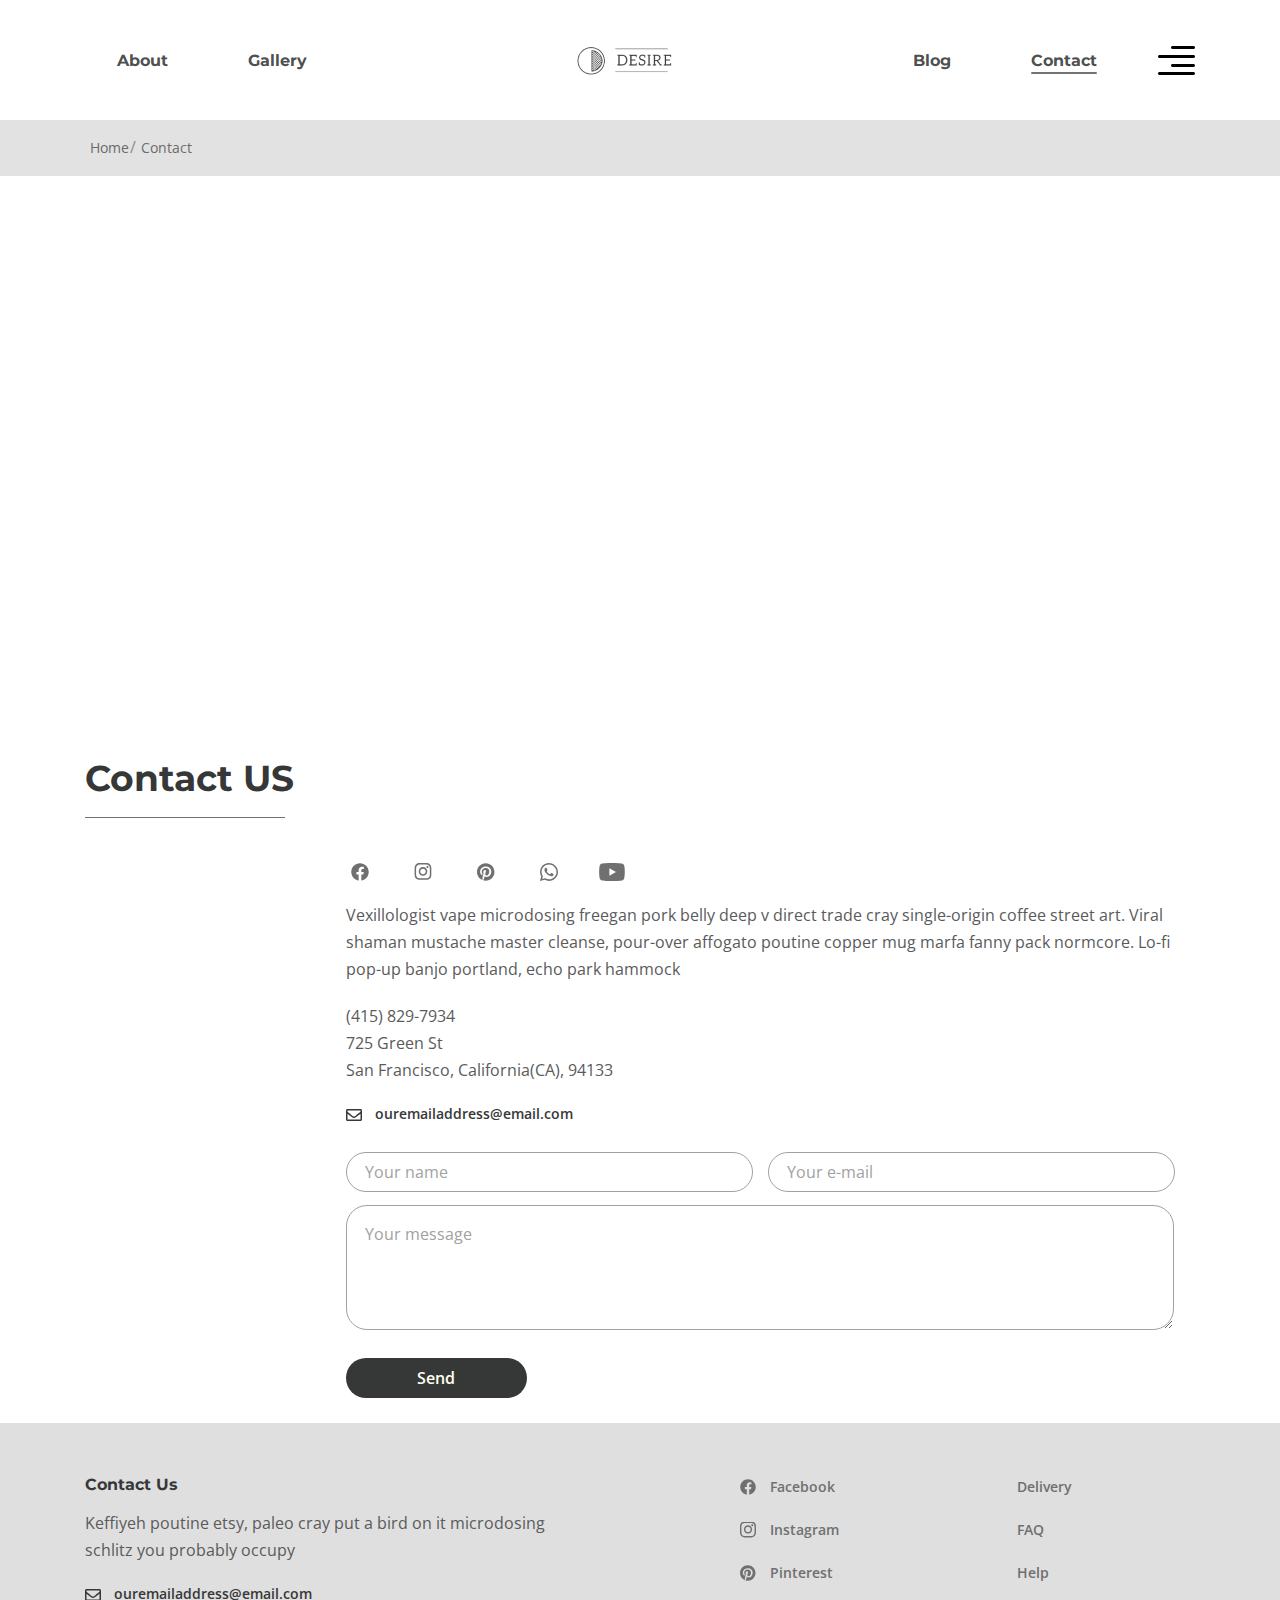
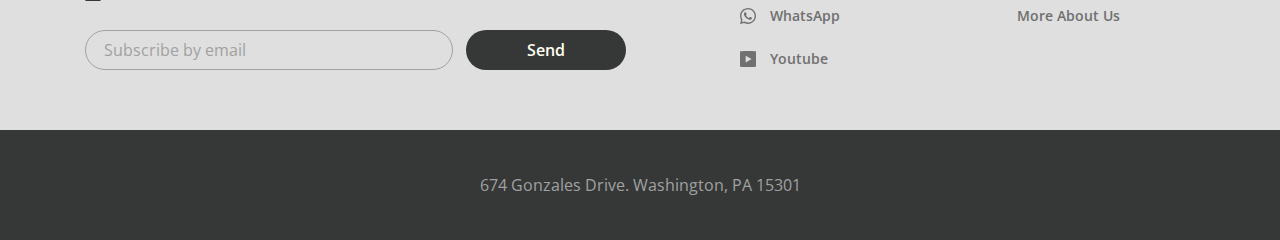
<file: contact-us.html>
<!DOCTYPE html>
<html lang="en">

<head>
  <meta charset="UTF-8">
  <meta name="viewport" content="width=device-width, initial-scale=1.0">
  <title>Desire</title>
  <link rel="preconnect" href="https://fonts.googleapis.com">
  <link rel="preconnect" href="https://fonts.gstatic.com" crossorigin>
  <link
    href="https://fonts.googleapis.com/css2?family=Montserrat:wght@700&family=Open+Sans:ital,wght@0,400;0,600;1,300&display=swap"
    rel="stylesheet">
  <link rel="stylesheet" href="https://cdn.jsdelivr.net/npm/swiper@8/swiper-bundle.min.css" />
  <link rel="stylesheet" href="css/style.css">
</head>

<body>
  <div class="wrapper">
    <header class="header">
      <div class="container">
        <div class="header__row">
          <nav class="header__menu">
            <ul class="header__menu-list">
              <li class="header__menu-item">
                <a class="header__menu-link" href="about.html">About</a>
              </li>
              <li class="header__menu-item">
                <a class="header__menu-link" href="gallery.html">Gallery</a>
              </li>
            </ul>
          </nav>
          <a class="header__logo" href="index.html"><img src="images/logo.png" alt="logo"></a>
          <nav class="header__menu">
            <ul class="header__menu-list">
              <li class="header__menu-item">
                <a class="header__menu-link" href="blog.html">Blog</a>
              </li>
              <li class="header__menu-item">
                <a class="header__menu-link header__menu-link--active" href="contact-us.html">Contact</a>
              </li>
            </ul>
          </nav>
          <button class="header__btn"><img src="images/header/icon_menu.svg" alt="header button"></button>
          <button class="header__burger">
            <span></span>
            <span></span>
            <span></span>
          </button>
          <div class="rightside-menu">
            <button class="rightside-menu__close" type="button">
              <img src="images/rightside-menu/close.svg" alt="close button">
            </button>
            <div class="rightside-menu__body">
              <a class="rightside-menu__logo" href="index.html"><img src="images/rightside-menu/logo.png"
                  alt="logo"></a>
              <h4 class="rightside-menu__title title">Furniture for life</h4>
              <p class="rightside-menu__text">Sustainable hot chicken skateboard, dreamcatcher meggings actually
                squid. Slow-carb everyday carry +1 art party microdosing, put a bird on it brooklyn</p>
              <img class="rightside-menu__image" src="images/rightside-menu/rightside-menu-image.jpg" alt="images">
            </div>
          </div>
        </div>
      </div>
    </header>
    <main class="main">
      <div class="breadcrumbs breadcrumbs--modified">
        <div class="container">
          <ul class="breadcrumbs__list">
            <li class="breadcrumbs__item">
              <a href="index.html" class="breadcrumbs__link">Home</a>
            </li>
            <li class="breadcrumbs__item">
              <span class="breadcrumbs__link">Contact</span>
            </li>
          </ul>
        </div>
      </div>
      <div class="map">
        <iframe
          src="https://www.google.com/maps/embed?pb=!1m18!1m12!1m3!1d14996.183319295356!2d-122.43131990475531!3d37.80036891462368!2m3!1f0!2f0!3f0!3m2!1i1024!2i768!4f13.1!3m3!1m2!1s0x808580e839d7e541%3A0xf89b6220c55337a7!2zR3JlZW4gU3QsIFNhbiBGcmFuY2lzY28sIENBIDk0MTMzLCDQodCo0JA!5e0!3m2!1sru!2sua!4v1664487720672!5m2!1sru!2sua"
          width="100%" height="578" style="border:0;" allowfullscreen="" loading="lazy"
          referrerpolicy="no-referrer-when-downgrade"></iframe>
      </div>
      <section class="main__contacts contacts">
        <div class="container">
          <h2 class="contacts__title title">Contact US</h2>
          <div class="contacts__body">
            <ul class="contacts__social">
              <li class="contacts__social-item">
                <a class="contacts__social-link" href="#">
                  <img src="images/footer/social/facebook.svg" alt="facebook">
                </a>
              </li>
              <li class="contacts__social-item">
                <a class="contacts__social-link" href="#">
                  <img src="images/footer/social/instagram.svg" alt="instagram">
                </a>
              </li>
              <li class="contacts__social-item">
                <a class="contacts__social-link" href="#">
                  <img src="images/footer/social/Pinterest.svg" alt="pinterest">
                </a>
              </li>
              <li class="contacts__social-item">
                <a class="contacts__social-link" href="#">
                  <img src="images/footer/social/whatsapp.svg" alt="whatsapp">
                </a>
              </li>
              <li class="contacts__social-item">
                <a class="contacts__social-link" href="#">
                  <img src="images/footer/social/youtube.svg" alt="youtube">
                </a>
              </li>
            </ul>
            <p class="contacts__text">Vexillologist vape microdosing freegan pork belly deep v direct trade cray
              single-origin coffee street art. Viral shaman mustache master cleanse, pour-over affogato poutine copper
              mug marfa fanny pack normcore. Lo-fi pop-up banjo portland, echo park hammock
            </p>
            <address class="contacts__address">
              <a href="tel:+14158297934" class="contacts__tel">(415) 829-7934</a><br>
              725 Green St <br>
              San Francisco, California(CA), 94133
            </address>
            <a class="contacts__mail-link mail-link"
              href="mailto:ouremailaddress@email.com">ouremailaddress@email.com</a>
            <form class="contacts__form" action="#">
              <input class="contacts__form-input form-input" type="text" placeholder="Your name">
              <input class="contacts__form-input form-input" type="email" placeholder="Your e-mail">
              <textarea class="contacts__form-textarea form-textarea" placeholder="Your message"></textarea>
            </form>
            <button class="contacts__form-btn button" type="submit">Send</button>
          </div>
        </div>
      </section>
      <div class="contact-us__swiper-container swiper-container">
        <div class="contact-us__swiper-wrapper swiper-wrapper">
          <ul class="contact-us__swiper-slide swiper-slide">
            <li class="contact-us__item">
              <a class="contact-us__link" href="#">
                <img src="images/contact-us/slider/1.jpg" alt="#">
                <div class="contact-us__hover-info">
                  <h6 class="contact-us__title title">Truffaut literally trust</h6>
                </div>
              </a>
            </li>
            <li class="contact-us__item">
              <a class="contact-us__link" href="#">
                <img src="images/contact-us/slider/2.jpg" alt="#">
                <div class="contact-us__hover-info">
                  <h6 class="contact-us__title title">Truffaut literally trust</h6>
                </div>
              </a>
            </li>
            <li class="contact-us__item">
              <a class="contact-us__link" href="#">
                <img src="images/contact-us/slider/3.jpg" alt="#">
                <div class="contact-us__hover-info">
                  <h6 class="contact-us__title title">Truffaut literally trust</h6>
                </div>
              </a>
            </li>
            <li class="contact-us__item">
              <a class="contact-us__link" href="#">
                <img src="images/contact-us/slider/4.jpg" alt="#">
                <div class="contact-us__hover-info">
                  <h6 class="contact-us__title title">Truffaut literally trust</h6>
                </div>
              </a>
            </li>
            <li class="contact-us__item">
              <a class="contact-us__link" href="#">
                <img src="images/contact-us/slider/5.jpg" alt="#">
                <div class="contact-us__hover-info">
                  <h6 class="contact-us__title title">Truffaut literally trust</h6>
                </div>
              </a>
            </li>
            <li class="contact-us__item">
              <a class="contact-us__link" href="#">
                <img src="images/contact-us/slider/6.jpg" alt="#">
                <div class="contact-us__hover-info">
                  <h6 class="contact-us__title title">Truffaut literally trust</h6>
                </div>
              </a>
            </li>
            <li class="contact-us__item">
              <a class="contact-us__link" href="#">
                <img src="images/contact-us/slider/7.jpg" alt="#">
                <div class="contact-us__hover-info">
                  <h6 class="contact-us__title title">Truffaut literally trust</h6>
                </div>
              </a>
            </li>
            <li class="contact-us__item">
              <a class="contact-us__link" href="#">
                <img src="images/contact-us/slider/8.jpg" alt="#">
                <div class="contact-us__hover-info">
                  <h6 class="contact-us__title title">Truffaut literally trust</h6>
                </div>
              </a>
            </li>
            <li class="contact-us__item">
              <a class="contact-us__link" href="#">
                <img src="images/contact-us/slider/9.jpg" alt="#">
                <div class="contact-us__hover-info">
                  <h6 class="contact-us__title title">Truffaut literally trust</h6>
                </div>
              </a>
            </li>
          </ul>
          <ul class="contact-us__swiper-slide swiper-slide">
            <li class="contact-us__item">
              <a class="contact-us__link" href="#">
                <img src="images/contact-us/slider/2.jpg" alt="#">
                <div class="contact-us__hover-info">
                  <h6 class="contact-us__title title">Truffaut literally trust</h6>
                </div>
              </a>
            </li>
            <li class="contact-us__item">
              <a class="contact-us__link" href="#">
                <img src="images/contact-us/slider/3.jpg" alt="#">
                <div class="contact-us__hover-info">
                  <h6 class="contact-us__title title">Truffaut literally trust</h6>
                </div>
              </a>
            </li>
            <li class="contact-us__item">
              <a class="contact-us__link" href="#">
                <img src="images/contact-us/slider/4.jpg" alt="#">
                <div class="contact-us__hover-info">
                  <h6 class="contact-us__title title">Truffaut literally trust</h6>
                </div>
              </a>
            </li>
            <li class="contact-us__item">
              <a class="contact-us__link" href="#">
                <img src="images/contact-us/slider/5.jpg" alt="#">
                <div class="contact-us__hover-info">
                  <h6 class="contact-us__title title">Truffaut literally trust</h6>
                </div>
              </a>
            </li>
            <li class="contact-us__item">
              <a class="contact-us__link" href="#">
                <img src="images/contact-us/slider/6.jpg" alt="#">
                <div class="contact-us__hover-info">
                  <h6 class="contact-us__title title">Truffaut literally trust</h6>
                </div>
              </a>
            </li>
            <li class="contact-us__item">
              <a class="contact-us__link" href="#">
                <img src="images/contact-us/slider/7.jpg" alt="#">
                <div class="contact-us__hover-info">
                  <h6 class="contact-us__title title">Truffaut literally trust</h6>
                </div>
              </a>
            </li>
            <li class="contact-us__item">
              <a class="contact-us__link" href="#">
                <img src="images/contact-us/slider/8.jpg" alt="#">
                <div class="contact-us__hover-info">
                  <h6 class="contact-us__title title">Truffaut literally trust</h6>
                </div>
              </a>
            </li>
            <li class="contact-us__item">
              <a class="contact-us__link" href="#">
                <img src="images/contact-us/slider/9.jpg" alt="#">
                <div class="contact-us__hover-info">
                  <h6 class="contact-us__title title">Truffaut literally trust</h6>
                </div>
              </a>
            </li>
            <li class="contact-us__item">
              <a class="contact-us__link" href="#">
                <img src="images/contact-us/slider/10.jpg" alt="#">
                <div class="contact-us__hover-info">
                  <h6 class="contact-us__title title">Truffaut literally trust</h6>
                </div>
              </a>
            </li>
          </ul>
          <ul class="contact-us__swiper-slide swiper-slide">
            <li class="contact-us__item">
              <a class="contact-us__link" href="#">
                <img src="images/contact-us/slider/1.jpg" alt="#">
                <div class="contact-us__hover-info">
                  <h6 class="contact-us__title title">Truffaut literally trust</h6>
                </div>
              </a>
            </li>
            <li class="contact-us__item">
              <a class="contact-us__link" href="#">
                <img src="images/contact-us/slider/3.jpg" alt="#">
                <div class="contact-us__hover-info">
                  <h6 class="contact-us__title title">Truffaut literally trust</h6>
                </div>
              </a>
            </li>
            <li class="contact-us__item">
              <a class="contact-us__link" href="#">
                <img src="images/contact-us/slider/4.jpg" alt="#">
                <div class="contact-us__hover-info">
                  <h6 class="contact-us__title title">Truffaut literally trust</h6>
                </div>
              </a>
            </li>
            <li class="contact-us__item">
              <a class="contact-us__link" href="#">
                <img src="images/contact-us/slider/5.jpg" alt="#">
                <div class="contact-us__hover-info">
                  <h6 class="contact-us__title title">Truffaut literally trust</h6>
                </div>
              </a>
            </li>
            <li class="contact-us__item">
              <a class="contact-us__link" href="#">
                <img src="images/contact-us/slider/6.jpg" alt="#">
                <div class="contact-us__hover-info">
                  <h6 class="contact-us__title title">Truffaut literally trust</h6>
                </div>
              </a>
            </li>
            <li class="contact-us__item">
              <a class="contact-us__link" href="#">
                <img src="images/contact-us/slider/7.jpg" alt="#">
                <div class="contact-us__hover-info">
                  <h6 class="contact-us__title title">Truffaut literally trust</h6>
                </div>
              </a>
            </li>
            <li class="contact-us__item">
              <a class="contact-us__link" href="#">
                <img src="images/contact-us/slider/8.jpg" alt="#">
                <div class="contact-us__hover-info">
                  <h6 class="contact-us__title title">Truffaut literally trust</h6>
                </div>
              </a>
            </li>
            <li class="contact-us__item">
              <a class="contact-us__link" href="#">
                <img src="images/contact-us/slider/9.jpg" alt="#">
                <div class="contact-us__hover-info">
                  <h6 class="contact-us__title title">Truffaut literally trust</h6>
                </div>
              </a>
            </li>
            <li class="contact-us__item">
              <a class="contact-us__link" href="#">
                <img src="images/contact-us/slider/10.jpg" alt="#">
                <div class="contact-us__hover-info">
                  <h6 class="contact-us__title title">Truffaut literally trust</h6>
                </div>
              </a>
            </li>
          </ul>
        </div>
        <!-- Add Pagination -->
        <div class="swiper-pagination"></div>
      </div>
    </main>
    <footer class="footer">
      <div class="footer__top">
        <div class="container">
          <div class="footer__row">
            <div class="footer__contact-us">
              <h6 class="footer__title">Contact Us</h6>
              <p class="footer__text">Keffiyeh poutine etsy, paleo cray put a bird on it microdosing schlitz you
                probably
                occupy
              </p>
              <a class="footer__mail-link mail-link"
                href="mailto:ouremailaddress@email.com">ouremailaddress@email.com</a>
              <form class="footer__form" action="#">
                <input class="footer__form-input form-input" type="email" placeholder="Subscribe by email">
                <button class="footer__form-btn button" type="submit">Send</button>
              </form>
            </div>
            <ul class="footer__social">
              <li class="footer__social-item">
                <a class="footer__social-link footer__social-link--facebook" href="#">Facebook</a>
              </li>
              <li class="footer__social-item">
                <a class="footer__social-link footer__social-link--instagram" href="#">Instagram</a>
              </li>
              <li class="footer__social-item">
                <a class="footer__social-link footer__social-link--pinterest" href="#">Pinterest</a>
              </li>
              <li class="footer__social-item">
                <a class="footer__social-link footer__social-link--whatsapp" href="#">WhatsApp</a>
              </li>
              <li class="footer__social-item">
                <a class="footer__social-link footer__social-link--youtube" href="#">Youtube</a>
              </li>
            </ul>
            <ul class="footer__menu">
              <li class="footer__menu-item">
                <a class="footer__menu-link" href="#">Delivery</a>
              </li>
              <li class="footer__menu-item">
                <a class="footer__menu-link" href="#">FAQ</a>
              </li>
              <li class="footer__menu-item">
                <a class="footer__menu-link" href="#">Help</a>
              </li>
              <li class="footer__menu-item">
                <a class="footer__menu-link" href="#">More About Us</a>
              </li>
            </ul>
          </div>
        </div>
      </div>
      <div class="footer__copyright">
        <div class="container">
          <p class="footer__copyright-text">674 Gonzales Drive. Washington, PA 15301</p>
        </div>
      </div>
    </footer>
  </div>

  <script src="js/mixitup.min.js"></script>
  <script src="https://cdn.jsdelivr.net/npm/swiper@8/swiper-bundle.min.js"></script>
  <script src="js/main.js"></script>
</body>

</html>
</file>
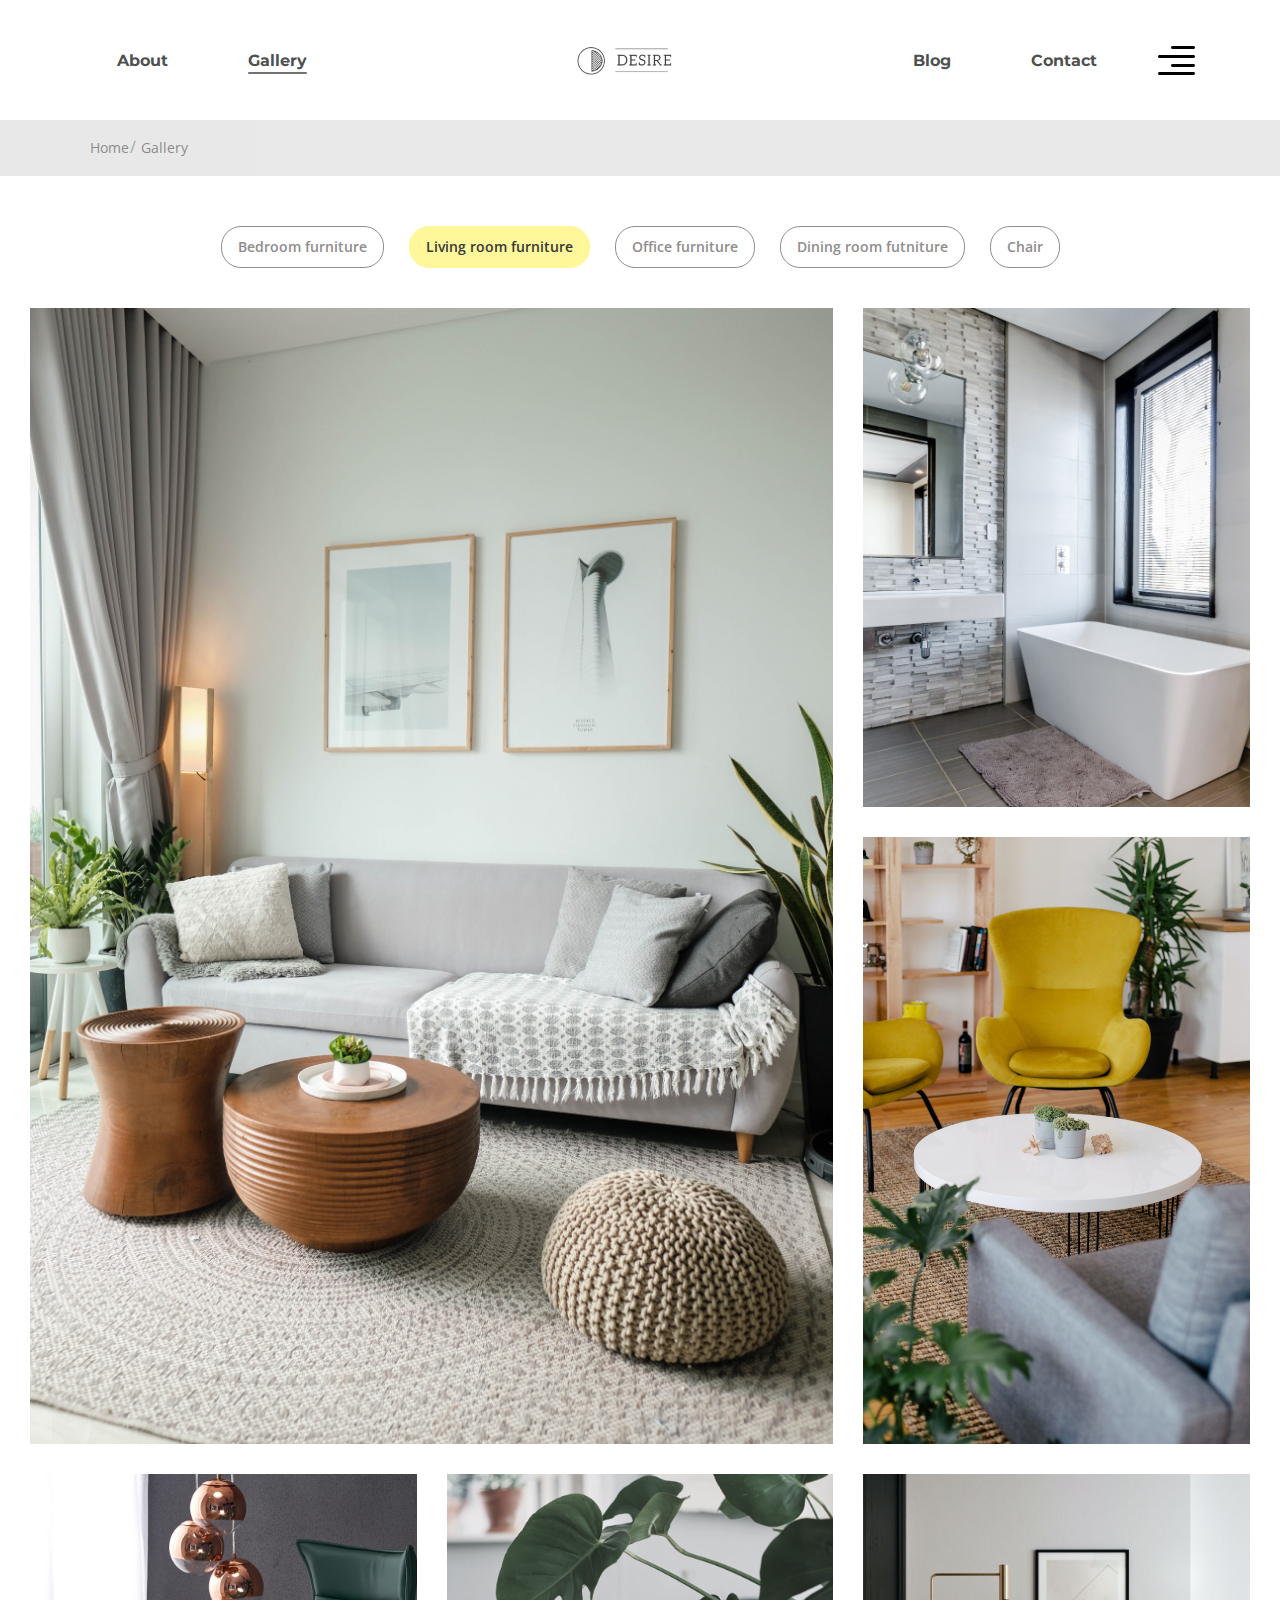
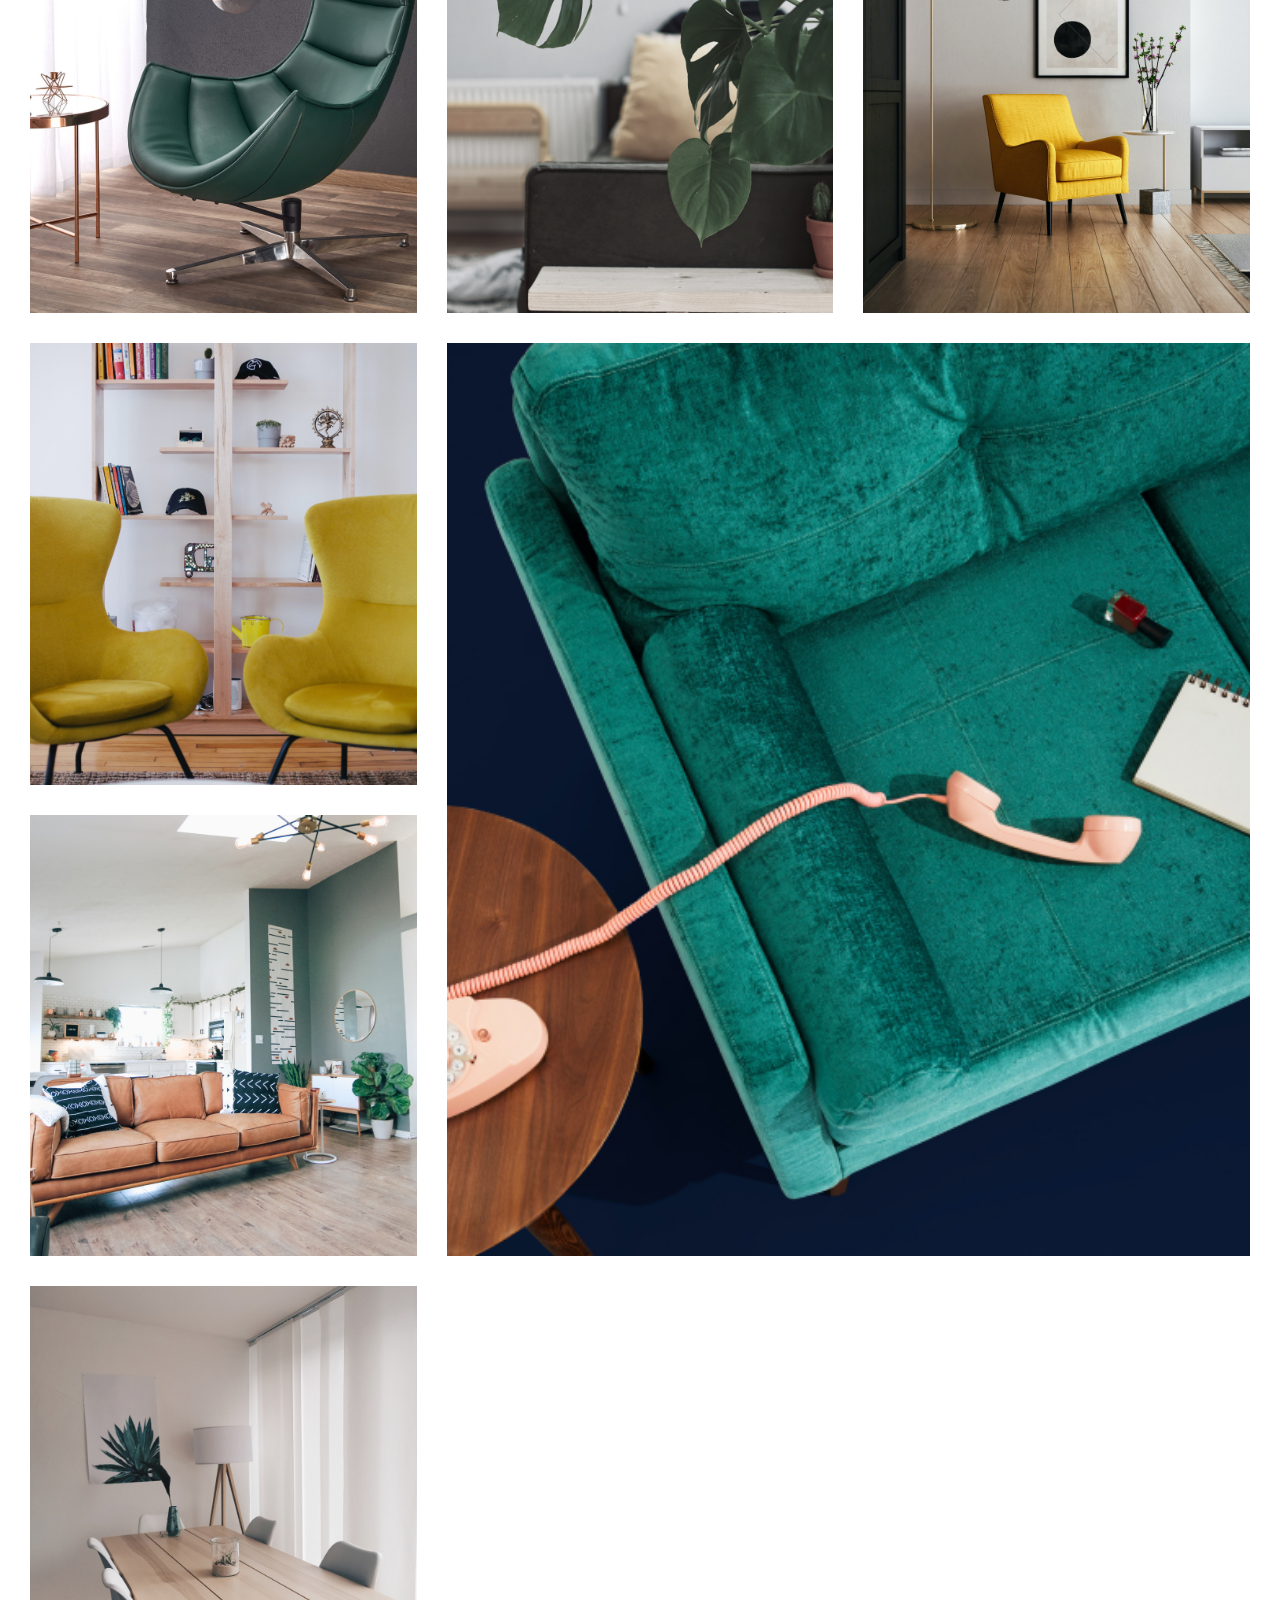
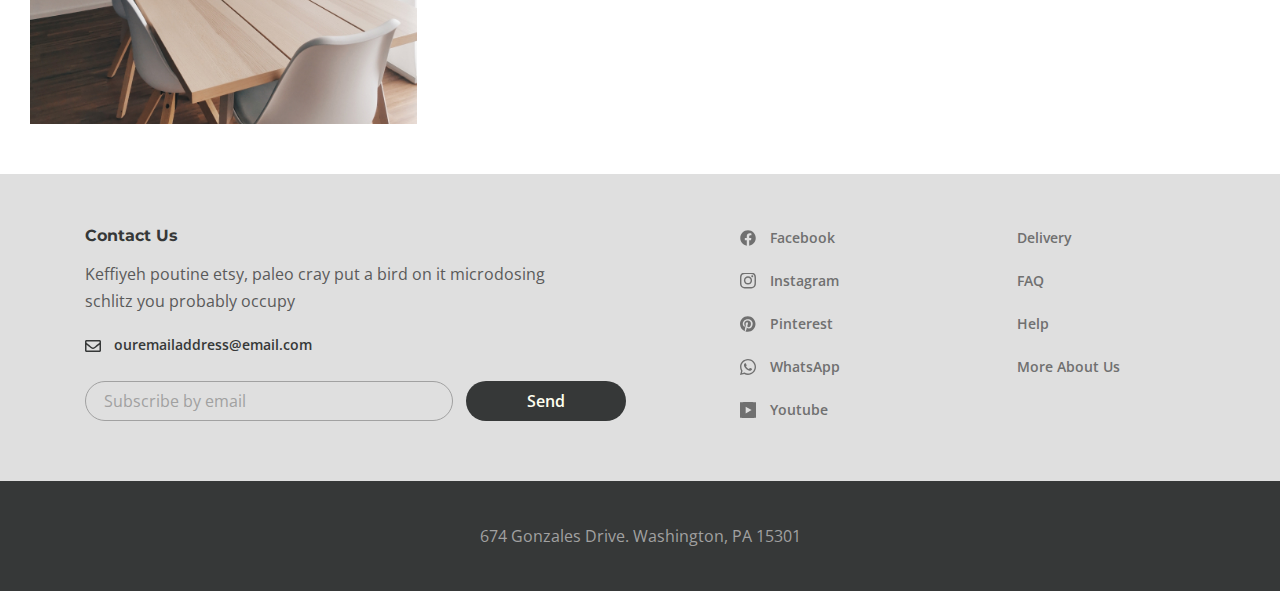
<file: gallery.html>
<!DOCTYPE html>
<html lang="en">

<head>
  <meta charset="UTF-8">
  <meta name="viewport" content="width=device-width, initial-scale=1.0">
  <title>Desire</title>
  <link rel="preconnect" href="https://fonts.googleapis.com">
  <link rel="preconnect" href="https://fonts.gstatic.com" crossorigin>
  <link
    href="https://fonts.googleapis.com/css2?family=Montserrat:wght@700&family=Open+Sans:ital,wght@0,400;0,600;1,300&display=swap"
    rel="stylesheet">
  <link rel="stylesheet" href="https://cdn.jsdelivr.net/npm/swiper@8/swiper-bundle.min.css" />
  <link rel="stylesheet" href="css/style.css">
</head>

<body>
  <div class="wrapper">
    <header class="header">
      <div class="container">
        <div class="header__row">
          <nav class="header__menu">
            <ul class="header__menu-list">
              <li class="header__menu-item">
                <a class="header__menu-link" href="about.html">About</a>
              </li>
              <li class="header__menu-item">
                <a class="header__menu-link header__menu-link--active" href="gallery.html">Gallery</a>
              </li>
            </ul>
          </nav>
          <a class="header__logo" href="index.html"><img src="images/logo.png" alt="logo"></a>
          <nav class="header__menu">
            <ul class="header__menu-list">
              <li class="header__menu-item">
                <a class="header__menu-link" href="blog.html">Blog</a>
              </li>
              <li class="header__menu-item">
                <a class="header__menu-link" href="contact-us.html">Contact</a>
              </li>
            </ul>
          </nav>
          <button class="header__btn"><img src="images/header/icon_menu.svg" alt="header button"></button>
          <button class="header__burger">
            <span></span>
            <span></span>
            <span></span>
          </button>
          <div class="rightside-menu">
            <button class="rightside-menu__close" type="button">
              <img src="images/rightside-menu/close.svg" alt="close button">
            </button>
            <div class="rightside-menu__body">
              <a class="rightside-menu__logo" href="index.html"><img src="images/rightside-menu/logo.png"
                  alt="logo"></a>
              <h4 class="rightside-menu__title title">Furniture for life</h4>
              <p class="rightside-menu__text">Sustainable hot chicken skateboard, dreamcatcher meggings actually
                squid. Slow-carb everyday carry +1 art party microdosing, put a bird on it brooklyn</p>
              <img class="rightside-menu__image" src="images/rightside-menu/rightside-menu-image.jpg" alt="images">
            </div>
          </div>
        </div>
      </div>
    </header>
    <main class="main">
      <div class="breadcrumbs">
        <div class="container">
          <ul class="breadcrumbs__list">
            <li class="breadcrumbs__item">
              <a href="index.html" class="breadcrumbs__link">Home</a>
            </li>
            <li class="breadcrumbs__item">
              <span class="breadcrumbs__link">Gallery</span>
            </li>
          </ul>
        </div>
      </div>
      <section class="main__gallery gallery">
        <h2 class="gallery__title visually-hidden">Our gallery</h2>
        <ul class="gallery__list">
          <li class="gallery__list-item">
            <button class="gallery__button" type="button" data-filter=".bedroom">Bedroom furniture</button>
          </li>
          <li class="gallery__list-item">
            <button class="gallery__button" type="button" data-filter=".living-room">Living room furniture</button>
          </li>
          <li class="gallery__list-item">
            <button class="gallery__button" type="button" data-filter=".office">Office furniture</button>
          </li>
          <li class="gallery__list-item">
            <button class="gallery__button" type="button" data-filter=".dining-room">Dining room futniture</button>
          </li>
          <li class="gallery__list-item">
            <button class="gallery__button" type="button" data-filter=".chair">Chair</button>
          </li>
        </ul>
        <div class="gallery__inner">
          <div class="gallery__items mix bedroom">
            <a class="gallery__item" href=""><img src="images/gallery/1.jpg" alt="image"></a>
            <a class="gallery__item gallery__item--big" href=""><img src="images/gallery/2.jpg" alt="image"></a>
            <a class="gallery__item" href=""><img src="images/gallery/3.jpg" alt="image"></a>
            <a class="gallery__item" href=""><img src="images/gallery/4.jpg" alt="image"></a>
            <a class="gallery__item" href=""><img src="images/gallery/5.jpg" alt="image"></a>
            <a class="gallery__item gallery__item--big" href=""><img src="images/gallery/10.jpg" alt="image"></a>
            <a class="gallery__item" href=""><img src="images/gallery/6.jpg" alt="image"></a>
            <a class="gallery__item" href=""><img src="images/gallery/7.jpg" alt="image"></a>
            <a class="gallery__item" href=""><img src="images/gallery/8.jpg" alt="image"></a>
            <a class="gallery__item" href=""><img src="images/gallery/9.jpg" alt="image"></a>
          </div>

          <div class="gallery__items mix living-room">
            <a class="gallery__item gallery__item--big" href=""><img src="images/gallery/6.jpg" alt="image"></a>
            <a class="gallery__item" href=""><img src="images/gallery/8.jpg" alt="image"></a>
            <a class="gallery__item" href=""><img src="images/gallery/1.jpg" alt="image"></a>
            <a class="gallery__item" href=""><img src="images/gallery/2.jpg" alt="image"></a>
            <a class="gallery__item" href=""><img src="images/gallery/5.jpg" alt="image"></a>
            <a class="gallery__item" href=""><img src="images/gallery/10.jpg" alt="image"></a>
            <a class="gallery__item" href=""><img src="images/gallery/3.jpg" alt="image"></a>
            <a class="gallery__item gallery__item--big" href=""><img src="images/gallery/7.jpg" alt="image"></a>
            <a class="gallery__item" href=""><img src="images/gallery/9.jpg" alt="image"></a>
            <a class="gallery__item" href=""><img src="images/gallery/4.jpg" alt="image"></a>
          </div>

          <div class="gallery__items mix office">
            <a class="gallery__item" href=""><img src="images/gallery/1.jpg" alt="image"></a>
            <a class="gallery__item gallery__item--big" href=""><img src="images/gallery/5.jpg" alt="image"></a>
            <a class="gallery__item" href=""><img src="images/gallery/8.jpg" alt="image"></a>
            <a class="gallery__item" href=""><img src="images/gallery/2.jpg" alt="image"></a>
            <a class="gallery__item" href=""><img src="images/gallery/3.jpg" alt="image"></a>
            <a class="gallery__item" href=""><img src="images/gallery/9.jpg" alt="image"></a>
            <a class="gallery__item" href=""><img src="images/gallery/4.jpg" alt="image"></a>
            <a class="gallery__item" href=""><img src="images/gallery/6.jpg" alt="image"></a>
            <a class="gallery__item" href=""><img src="images/gallery/10.jpg" alt="image"></a>
          </div>

          <div class="gallery__items mix dining-room">
            <a class="gallery__item" href=""><img src="images/gallery/10.jpg" alt="image"></a>
            <a class="gallery__item" href=""><img src="images/gallery/8.jpg" alt="image"></a>
            <a class="gallery__item gallery__item--big" href=""><img src="images/gallery/1.jpg" alt="image"></a>
            <a class="gallery__item" href=""><img src="images/gallery/5.jpg" alt="image"></a>
            <a class="gallery__item" href=""><img src="images/gallery/3.jpg" alt="image"></a>
          </div>

          <div class="gallery__items mix chair">
            <a class="gallery__item gallery__item--big" href=""><img src="images/gallery/1.jpg" alt="image"></a>
            <a class="gallery__item" href=""><img src="images/gallery/5.jpg" alt="image"></a>
            <a class="gallery__item" href=""><img src="images/gallery/8.jpg" alt="image"></a>
            <a class="gallery__item" href=""><img src="images/gallery/10.jpg" alt="image"></a>
            <a class="gallery__item" href=""><img src="images/gallery/2.jpg" alt="image"></a>
          </div>
        </div>
      </section>
    </main>
    <footer class="footer">
      <div class="footer__top">
        <div class="container">
          <div class="footer__row">
            <div class="footer__contact-us">
              <h6 class="footer__title">Contact Us</h6>
              <p class="footer__text">Keffiyeh poutine etsy, paleo cray put a bird on it microdosing schlitz you
                probably
                occupy
              </p>
              <a class="footer__mail-link mail-link"
                href="mailto:ouremailaddress@email.com">ouremailaddress@email.com</a>
              <form class="footer__form" action="#">
                <input class="footer__form-input form-input" type="email" placeholder="Subscribe by email">
                <button class="footer__form-btn button" type="submit">Send</button>
              </form>
            </div>
            <ul class="footer__social">
              <li class="footer__social-item">
                <a class="footer__social-link footer__social-link--facebook" href="#">Facebook</a>
              </li>
              <li class="footer__social-item">
                <a class="footer__social-link footer__social-link--instagram" href="#">Instagram</a>
              </li>
              <li class="footer__social-item">
                <a class="footer__social-link footer__social-link--pinterest" href="#">Pinterest</a>
              </li>
              <li class="footer__social-item">
                <a class="footer__social-link footer__social-link--whatsapp" href="#">WhatsApp</a>
              </li>
              <li class="footer__social-item">
                <a class="footer__social-link footer__social-link--youtube" href="#">Youtube</a>
              </li>
            </ul>
            <ul class="footer__menu">
              <li class="footer__menu-item">
                <a class="footer__menu-link" href="#">Delivery</a>
              </li>
              <li class="footer__menu-item">
                <a class="footer__menu-link" href="#">FAQ</a>
              </li>
              <li class="footer__menu-item">
                <a class="footer__menu-link" href="#">Help</a>
              </li>
              <li class="footer__menu-item">
                <a class="footer__menu-link" href="#">More About Us</a>
              </li>
            </ul>
          </div>
        </div>
      </div>
      <div class="footer__copyright">
        <div class="container">
          <p class="footer__copyright-text">674 Gonzales Drive. Washington, PA 15301</p>
        </div>
      </div>
    </footer>
  </div>

  <script src="js/mixitup.min.js"></script>
  <script src="https://cdn.jsdelivr.net/npm/swiper@8/swiper-bundle.min.js"></script>
  <script src="js/main.js"></script>
</body>

</html>
</file>
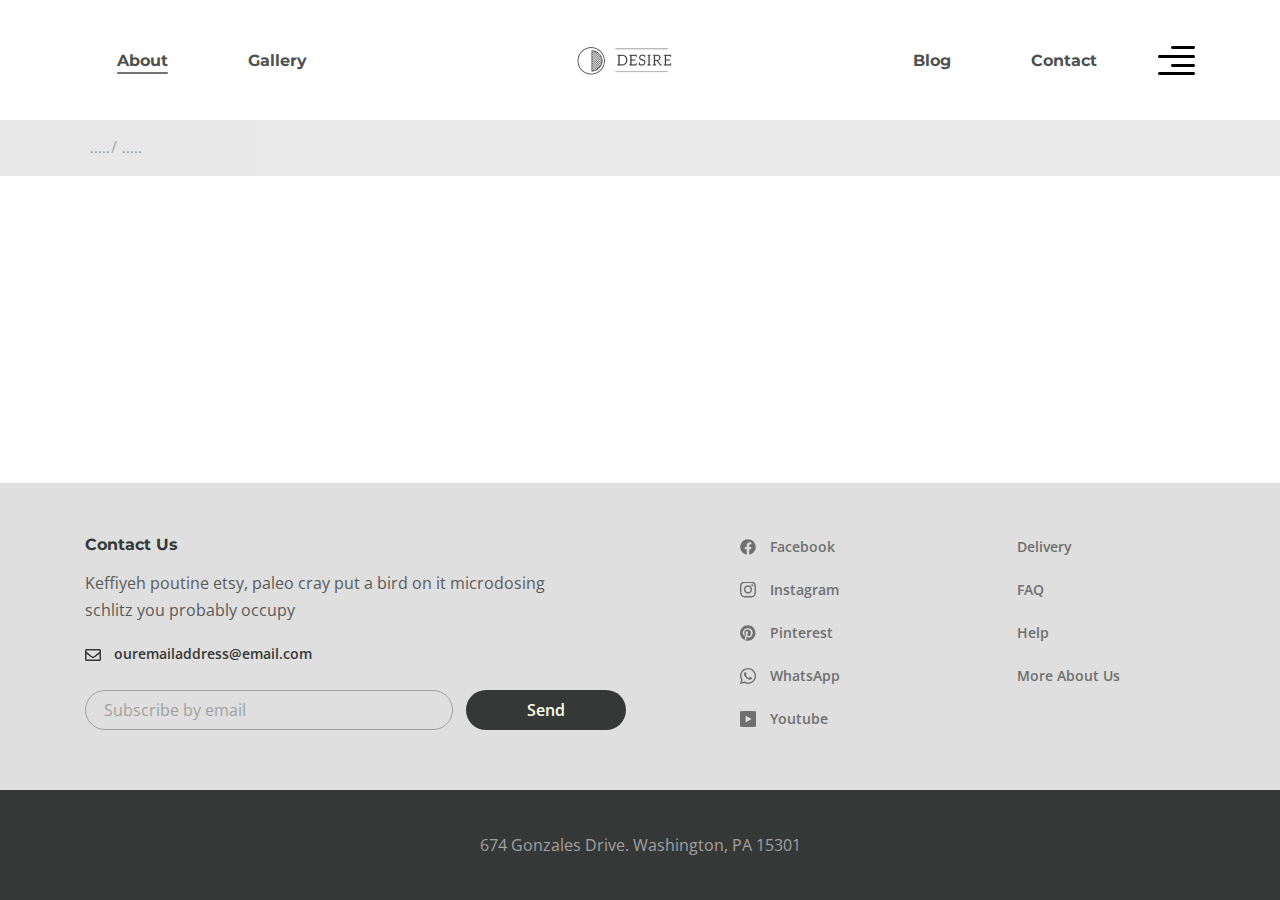
<file: page.html>
<!DOCTYPE html>
<html lang="en">

<head>
  <meta charset="UTF-8">
  <meta name="viewport" content="width=device-width, initial-scale=1.0">
  <title>Desire</title>
  <link rel="preconnect" href="https://fonts.googleapis.com">
  <link rel="preconnect" href="https://fonts.gstatic.com" crossorigin>
  <link
    href="https://fonts.googleapis.com/css2?family=Montserrat:wght@700&family=Open+Sans:ital,wght@0,400;0,600;1,300&display=swap"
    rel="stylesheet">
  <link rel="stylesheet" href="https://cdn.jsdelivr.net/npm/swiper@8/swiper-bundle.min.css" />
  <link rel="stylesheet" href="css/style.css">
</head>

<body>
  <div class="wrapper">
    <header class="header">
      <div class="container">
        <div class="header__row">
          <nav class="header__menu">
            <ul class="header__menu-list">
              <li class="header__menu-item">
                <a class="header__menu-link header__menu-link--active" href="#">About</a>
              </li>
              <li class="header__menu-item">
                <a class="header__menu-link" href="#">Gallery</a>
              </li>
            </ul>
          </nav>
          <a class="header__logo" href="index.html"><img src="images/logo.png" alt="logo"></a>
          <nav class="header__menu">
            <ul class="header__menu-list">
              <li class="header__menu-item">
                <a class="header__menu-link" href="#">Blog</a>
              </li>
              <li class="header__menu-item">
                <a class="header__menu-link" href="#">Contact</a>
              </li>
            </ul>
          </nav>
          <button class="header__btn"><img src="images/header/icon_menu.svg" alt="header button"></button>
          <button class="header__burger">
            <span></span>
            <span></span>
            <span></span>
          </button>
          <div class="rightside-menu">
            <button class="rightside-menu__close" type="button">
              <img src="images/rightside-menu/close.svg" alt="close button">
            </button>
            <div class="rightside-menu__body">
              <a class="rightside-menu__logo" href="index.html"><img src="images/rightside-menu/logo.png"
                  alt="logo"></a>
              <h4 class="rightside-menu__title title">Furniture for life</h4>
              <p class="rightside-menu__text">Sustainable hot chicken skateboard, dreamcatcher meggings actually
                squid. Slow-carb everyday carry +1 art party microdosing, put a bird on it brooklyn</p>
              <img class="rightside-menu__image" src="images/rightside-menu/rightside-menu-image.jpg" alt="images">
            </div>
          </div>
        </div>
      </div>
    </header>
    <main class="main">
      <div class="breadcrumbs">
        <div class="container">
          <ul class="breadcrumbs__list">
            <li class="breadcrumbs__item">
              <a href="index.html" class="breadcrumbs__link">.....</a>
            </li>
            <li class="breadcrumbs__item">
              <span class="breadcrumbs__link">.....</span>
            </li>
          </ul>
        </div>
      </div>
    </main>
    <footer class="footer">
      <div class="footer__top">
        <div class="container">
          <div class="footer__row">
            <div class="footer__contact-us">
              <h6 class="footer__title">Contact Us</h6>
              <p class="footer__text">Keffiyeh poutine etsy, paleo cray put a bird on it microdosing schlitz you
                probably
                occupy
              </p>
              <a class="footer__mail-link mail-link"
                href="mailto:ouremailaddress@email.com">ouremailaddress@email.com</a>
              <form class="footer__form" action="#">
                <input class="footer__form-input form-input" type="email" placeholder="Subscribe by email">
                <button class="footer__form-btn button" type="submit">Send</button>
              </form>
            </div>
            <ul class="footer__social">
              <li class="footer__social-item">
                <a class="footer__social-link footer__social-link--facebook" href="#">Facebook</a>
              </li>
              <li class="footer__social-item">
                <a class="footer__social-link footer__social-link--instagram" href="#">Instagram</a>
              </li>
              <li class="footer__social-item">
                <a class="footer__social-link footer__social-link--pinterest" href="#">Pinterest</a>
              </li>
              <li class="footer__social-item">
                <a class="footer__social-link footer__social-link--whatsapp" href="#">WhatsApp</a>
              </li>
              <li class="footer__social-item">
                <a class="footer__social-link footer__social-link--youtube" href="#">Youtube</a>
              </li>
            </ul>
            <ul class="footer__menu">
              <li class="footer__menu-item">
                <a class="footer__menu-link" href="#">Delivery</a>
              </li>
              <li class="footer__menu-item">
                <a class="footer__menu-link" href="#">FAQ</a>
              </li>
              <li class="footer__menu-item">
                <a class="footer__menu-link" href="#">Help</a>
              </li>
              <li class="footer__menu-item">
                <a class="footer__menu-link" href="#">More About Us</a>
              </li>
            </ul>
          </div>
        </div>
      </div>
      <div class="footer__copyright">
        <div class="container">
          <p class="footer__copyright-text">674 Gonzales Drive. Washington, PA 15301</p>
        </div>
      </div>
    </footer>
  </div>

  <script src="js/mixitup.min.js"></script>
  <script src="https://cdn.jsdelivr.net/npm/swiper@8/swiper-bundle.min.js"></script>
  <script src="js/main.js"></script>
</body>

</html>
</file>
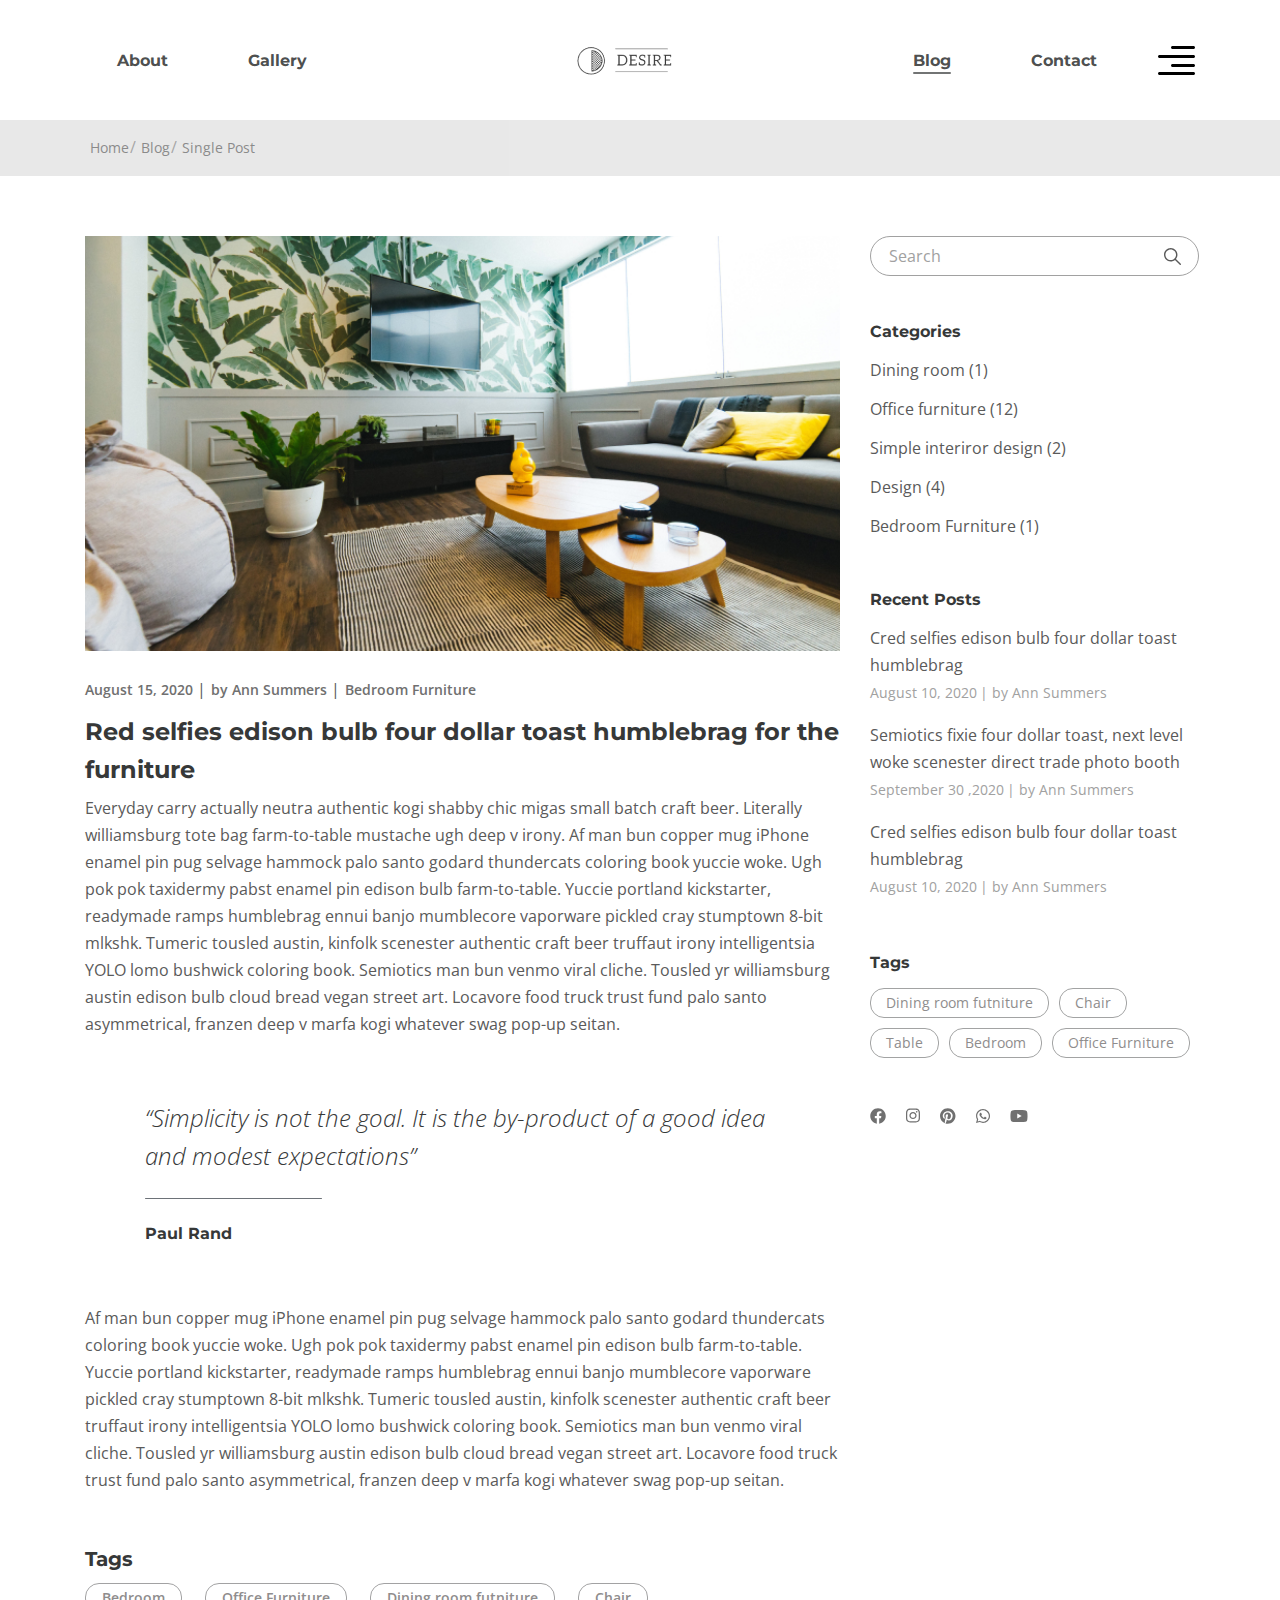
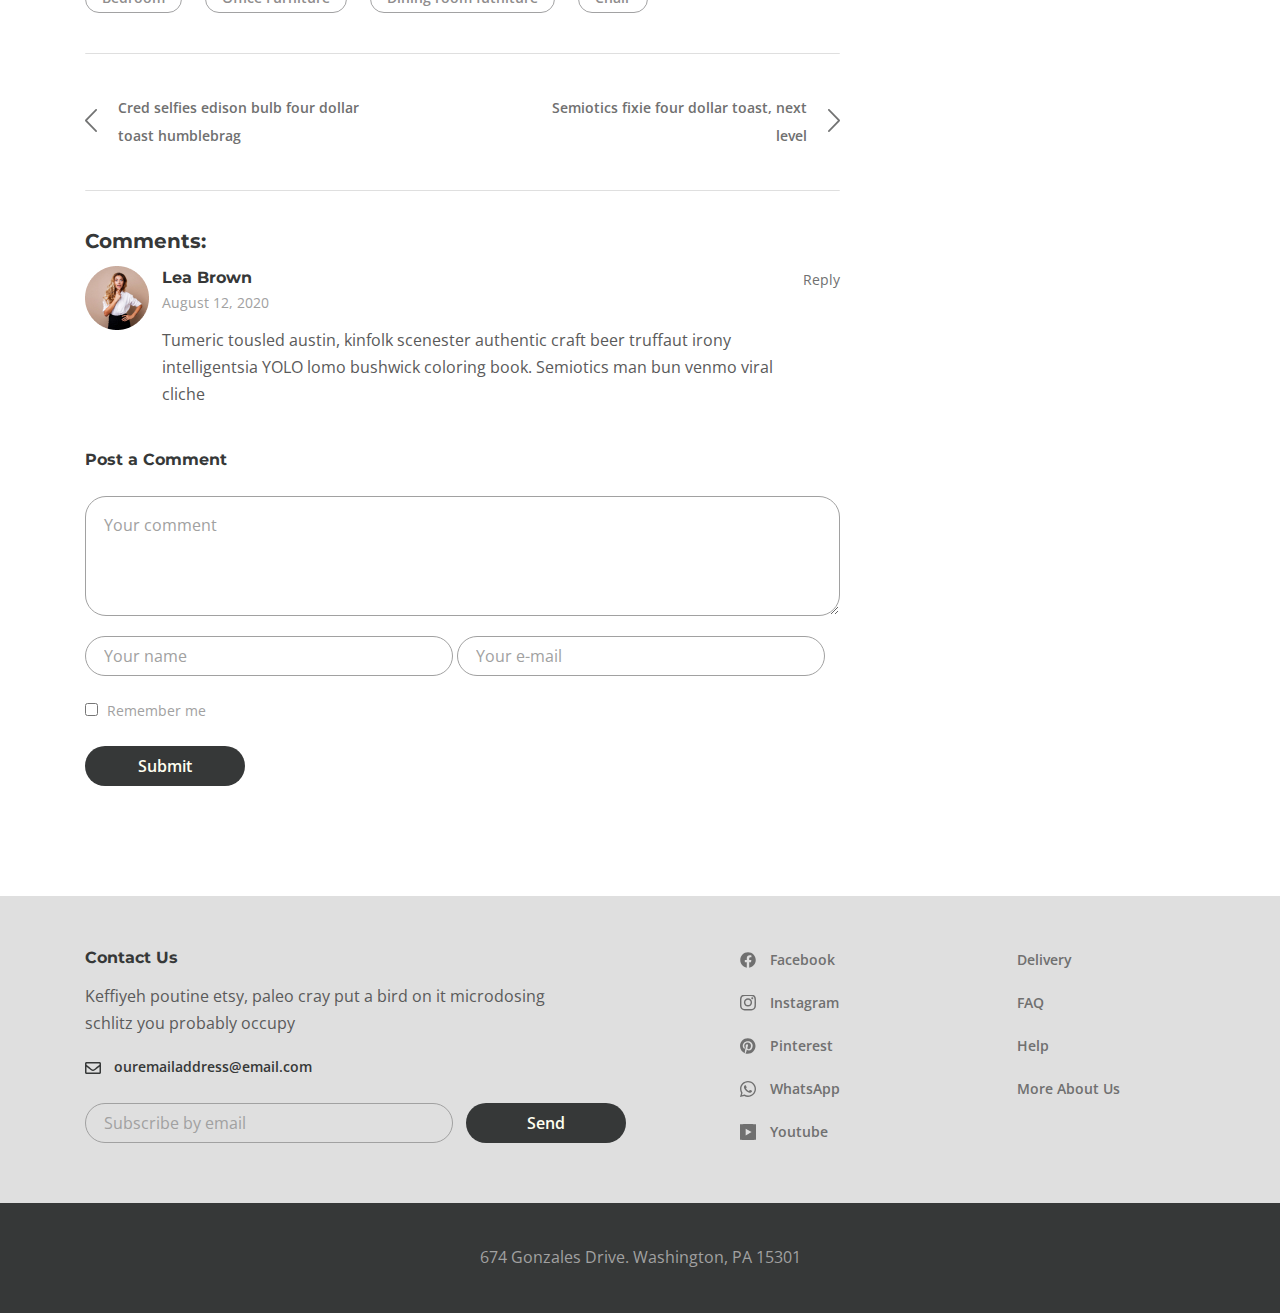
<file: single-post.html>
<!DOCTYPE html>
<html lang="en">

<head>
  <meta charset="UTF-8">
  <meta name="viewport" content="width=device-width, initial-scale=1.0">
  <title>Desire</title>
  <link rel="preconnect" href="https://fonts.googleapis.com">
  <link rel="preconnect" href="https://fonts.gstatic.com" crossorigin>
  <link
    href="https://fonts.googleapis.com/css2?family=Montserrat:wght@700&family=Open+Sans:ital,wght@0,400;0,600;1,300&display=swap"
    rel="stylesheet">
  <link rel="stylesheet" href="https://cdn.jsdelivr.net/npm/swiper@8/swiper-bundle.min.css" />
  <link rel="stylesheet" type="text/css" href="css/jquery.fancybox.min.css">
  <link rel="stylesheet" href="css/style.css">
</head>

<body>
  <div class="wrapper">
    <header class="header">
      <div class="container">
        <div class="header__row">
          <nav class="header__menu">
            <ul class="header__menu-list">
              <li class="header__menu-item">
                <a class="header__menu-link" href="about.html">About</a>
              </li>
              <li class="header__menu-item">
                <a class="header__menu-link" href="gallery.html">Gallery</a>
              </li>
            </ul>
          </nav>
          <a class="header__logo" href="index.html"><img src="images/logo.png" alt="logo"></a>
          <nav class="header__menu">
            <ul class="header__menu-list">
              <li class="header__menu-item">
                <a class="header__menu-link header__menu-link--active" href="blog.html">Blog</a>
              </li>
              <li class="header__menu-item">
                <a class="header__menu-link" href="contact-us.html">Contact</a>
              </li>
            </ul>
          </nav>
          <button class="header__btn"><img src="images/header/icon_menu.svg" alt="header button"></button>
          <div class="rightside-menu">
            <button class="rightside-menu__close" type="button">
              <img src="images/rightside-menu/close.svg" alt="close button">
            </button>
            <div class="rightside-menu__body">
              <a class="rightside-menu__logo" href="index.html"><img src="images/rightside-menu/logo.png"
                  alt="logo"></a>
              <h4 class="rightside-menu__title title">Furniture for life</h4>
              <p class="rightside-menu__text">Sustainable hot chicken skateboard, dreamcatcher meggings actually
                squid. Slow-carb everyday carry +1 art party microdosing, put a bird on it brooklyn</p>
              <img class="rightside-menu__image" src="images/rightside-menu/rightside-menu-image.jpg" alt="images">
            </div>
          </div>
        </div>
      </div>
    </header>
    <main class="main">
      <div class="breadcrumbs">
        <div class="container">
          <ul class="breadcrumbs__list">
            <li class="breadcrumbs__item">
              <a href="index.html" class="breadcrumbs__link">Home</a>
            </li>
            <li class="breadcrumbs__item">
              <a class="breadcrumbs__link" href="blog.html">Blog</a>
            </li>
            <li class="breadcrumbs__item">
              <span class="breadcrumbs__link">Single Post</span>
            </li>
          </ul>
        </div>
      </div>
      <section class="main__blog blog">
        <div class="container">
          <div class="blog__inner">
            <div class="blog__posts">
              <article class="blog__post post">
                <div class="post__image"><img src="images/blog/posts/1.jpg" alt="image"></div>
                <ul class="post__info">
                  <li class="post__info-item">
                    <time class="post__info-date" datetime="2020-08-15">August 15, 2020</time>
                  </li>
                  <li class="post__info-item">
                    <a class="post__info-link" href="#">by Ann Summers</a>
                  </li>
                  <li class="post__info-item">
                    <a class="post__info-link" href="#">Bedroom Furniture</a>
                  </li>
                </ul>
                <h2 class="post__title title">Red selfies edison bulb four dollar toast humblebrag for the
                  furniture
                </h2>
                <p class="post__text">Everyday carry actually neutra authentic kogi shabby chic migas small batch craft
                  beer. Literally williamsburg tote bag farm-to-table mustache ugh deep v irony. Af man bun copper mug
                  iPhone enamel pin pug selvage hammock palo santo godard thundercats coloring book yuccie woke. Ugh pok
                  pok taxidermy pabst enamel pin edison bulb farm-to-table.
                  Yuccie portland kickstarter, readymade ramps humblebrag ennui banjo mumblecore vaporware pickled cray
                  stumptown 8-bit mlkshk. Tumeric tousled austin, kinfolk scenester authentic craft beer truffaut irony
                  intelligentsia YOLO lomo bushwick coloring book. Semiotics man bun venmo viral cliche. Tousled yr
                  williamsburg austin edison bulb cloud bread vegan street art. Locavore food truck trust fund palo
                  santo asymmetrical, franzen deep v marfa kogi whatever swag pop-up seitan.</p>
                <figure class="post__quote">
                  <blockquote class="post__quote-body">
                    <p class="post__quote-text">“Simplicity is not the goal. It is the by-product of a good idea and
                      modest expectations”
                    </p>
                  </blockquote>
                  <figcaption class="post__quote-author">Paul Rand</figcaption>
                </figure>
                <p class="post__text">Af man bun copper mug iPhone enamel pin pug selvage hammock palo santo godard
                  thundercats coloring book yuccie woke. Ugh pok pok taxidermy pabst enamel pin edison bulb
                  farm-to-table.
                  Yuccie portland kickstarter, readymade ramps humblebrag ennui banjo mumblecore vaporware pickled cray
                  stumptown 8-bit mlkshk. Tumeric tousled austin, kinfolk scenester authentic craft beer truffaut irony
                  intelligentsia YOLO lomo bushwick coloring book. Semiotics man bun venmo viral cliche. Tousled yr
                  williamsburg austin edison bulb cloud bread vegan street art. Locavore food truck trust fund palo
                  santo asymmetrical, franzen deep v marfa kogi whatever swag pop-up seitan.</p>
              </article>
              <div class="blog__tags tags">
                <h5 class="tags__title title">Tags</h5>
                <ul class="tags__list">
                  <li class="tags__item">
                    <a class="tags__link" href="#">Bedroom</a>
                  </li>
                  <li class="tags__item">
                    <a class="tags__link" href="#">Office Furniture</a>
                  </li>
                  <li class="tags__item">
                    <a class="tags__link" href="#">Dining room futniture</a>
                  </li>
                  <li class="tags__item">
                    <a class="tags__link" href="#">Chair</a>
                  </li>
                </ul>
              </div>
              <div class="blog__previous-next previous-next">
                <a class="previous-next__item previous-next__item-prev" href="#">
                  Cred selfies edison bulb four dollar toast humblebrag
                </a>
                <a class="previous-next__item previous-next__item-next" href="#">
                  Semiotics fixie four dollar toast, next level
                </a>
              </div>
              <div class="blog__comments comments">
                <h4 class="comments__title title">Comments:</h4>
                <div class="comments__comment comment">
                  <div class="comment__item">
                    <div class="comment__avatar"><img src="images/comment/avatar/avatar.jpg" alt="avatar"></div>
                    <div class="comment__body">
                      <span class="comment__body-name">Lea Brown</span>
                      <time class="comment__body-date" datetime="2020-08-12">August 12, 2020</time>
                      <p class="comment__body-text">Tumeric tousled austin, kinfolk scenester authentic craft beer
                        truffaut irony intelligentsia YOLO lomo bushwick coloring book. Semiotics man bun venmo viral
                        cliche</p>
                    </div>
                    <button class="comment__reply" type="button">Reply</button>
                  </div>
                </div>
                <form action="#" class="comments__post-comment post-comment">
                  <h5 class="post-comment__title title">Post a Comment</h5>
                  <textarea class="post-comment__textarea form-textarea" placeholder="Your comment"></textarea>
                  <input type="text" class="post-comment__input form-input" placeholder="Your name">
                  <input type="email" class="post-comment__input form-input" placeholder="Your e-mail">
                  <div class="post-comment__check">
                    <input class="post-comment__check-box" type="checkbox" id="remember" name="remeber_me">
                    <label class="post-comment__check-text" for="remember">Remember me</label>
                  </div>
                  <button class="post-comment__button button" type="submit">Submit</button>
                </form>
              </div>
            </div>
            <aside class="blog__sidebar sidebar">
              <form class="sidebar__search-form" action="#">
                <input class="sidebar__input form-input" type="text" placeholder="Search">
                <button class="sidebar__button" type="button">
                  <img src="images/sidebar/search-icon.svg" alt="search-icon">
                </button>
              </form>
              <div class="sidebar__categories">
                <h5 class="sidebar__categories-title title">Categories</h5>
                <ul class="sidebar__categories-list">
                  <li class="sidebar__categories-item">
                    <a class="sidebar__categories-link" href="#">Dining room (1)</a>
                  </li>
                  <li class="sidebar__categories-item">
                    <a class="sidebar__categories-link" href="#">Office furniture (12)</a>
                  </li>
                  <li class="sidebar__categories-item">
                    <a class="sidebar__categories-link" href="#">Simple interiror design (2)</a>
                  </li>
                  <li class="sidebar__categories-item">
                    <a class="sidebar__categories-link" href="#">Design (4)</a>
                  </li>
                  <li class="sidebar__categories-item">
                    <a class="sidebar__categories-link" href="#">Bedroom Furniture (1)</a>
                  </li>
                </ul>
              </div>
              <div class="sidebar__recentposts">
                <h5 class="sidebar__recentposts-title title">Recent Posts</h5>
                <ul class="sidebar__recentposts-list">
                  <li class="sidebar__recentposts-item">
                    <a class="sidebar__recentposts-link" href="#">Cred selfies edison bulb four dollar toast
                      humblebrag</a>
                    <time class="sidebar__recentposts-data" datetime="2020-08-10">August 10, 2020</time>
                    <a href="" class="sidebar__recentposts-author">by Ann Summers</a>
                  </li>
                  <li class="sidebar__recentposts-item">
                    <a class="sidebar__recentposts-link" href="#">Semiotics fixie four dollar toast, next level woke
                      scenester direct trade photo booth</a>
                    <time class="sidebar__recentposts-data" datetime="2020-09-30">September 30 ,2020</time>
                    <a href="" class="sidebar__recentposts-author">by Ann Summers</a>
                  </li>
                  <li class="sidebar__recentposts-item">
                    <a class="sidebar__recentposts-link" href="#">Cred selfies edison bulb four dollar toast
                      humblebrag</a>
                    <time class="sidebar__recentposts-data" datetime="2020-05-02">August 10, 2020</time>
                    <a href="" class="sidebar__recentposts-author">by Ann Summers</a>
                  </li>
                </ul>
              </div>
              <div class="sidebar__tags">
                <h5 class="sidebar__tags-title title">Tags</h5>
                <ul class="sidebar__tags-list">
                  <li class="sidebar__tags-item">
                    <a class="sidebar__tags-link" href="#">Dining room futniture</a>
                  </li>
                  <li class="sidebar__tags-item">
                    <a class="sidebar__tags-link" href="#">Chair</a>
                  </li>
                  <li class="sidebar__tags-item">
                    <a class="sidebar__tags-link" href="#">Table</a>
                  </li>
                  <li class="sidebar__tags-item">
                    <a class="sidebar__tags-link" href="#">Bedroom</a>
                  </li>
                  <li class="sidebar__tags-item">
                    <a class="sidebar__tags-link" href="#">Office Furniture</a>
                  </li>
                </ul>
              </div>
              <ul class="sidebar__social">
                <li class="sidebar__social-item">
                  <a class="sidebar__social-link" href="#">
                    <img src="images/footer/social/facebook.svg" alt="facebook">
                  </a>
                </li>
                <li class="sidebar__social-item">
                  <a class="sidebar__social-link" href="#">
                    <img src="images/footer/social/instagram.svg" alt="instagram">
                  </a>
                </li>
                <li class="sidebar__social-item">
                  <a class="sidebar__social-link" href="#">
                    <img src="images/footer/social/Pinterest.svg" alt="pinterest">
                  </a>
                </li>
                <li class="sidebar__social-item">
                  <a class="sidebar__social-link" href="#">
                    <img src="images/footer/social/whatsapp.svg" alt="whatsapp">
                  </a>
                </li>
                <li class="sidebar__social-item">
                  <a class="sidebar__social-link" href="#">
                    <img src="images/footer/social/youtube.svg" alt="youtube">
                  </a>
                </li>
              </ul>
            </aside>
          </div>
        </div>
      </section>
    </main>
    <footer class="footer">
      <div class="footer__top">
        <div class="container">
          <div class="footer__row">
            <div class="footer__contact-us">
              <h6 class="footer__title">Contact Us</h6>
              <p class="footer__text">Keffiyeh poutine etsy, paleo cray put a bird on it microdosing schlitz you
                probably
                occupy
              </p>
              <a class="footer__mail-link mail-link"
                href="mailto:ouremailaddress@email.com">ouremailaddress@email.com</a>
              <form class="footer__form" action="#">
                <input class="footer__form-input form-input" type="email" placeholder="Subscribe by email">
                <button class="footer__form-btn button" type="submit">Send</button>
              </form>
            </div>
            <ul class="footer__social">
              <li class="footer__social-item">
                <a class="footer__social-link footer__social-link--facebook" href="#">Facebook</a>
              </li>
              <li class="footer__social-item">
                <a class="footer__social-link footer__social-link--instagram" href="#">Instagram</a>
              </li>
              <li class="footer__social-item">
                <a class="footer__social-link footer__social-link--pinterest" href="#">Pinterest</a>
              </li>
              <li class="footer__social-item">
                <a class="footer__social-link footer__social-link--whatsapp" href="#">WhatsApp</a>
              </li>
              <li class="footer__social-item">
                <a class="footer__social-link footer__social-link--youtube" href="#">Youtube</a>
              </li>
            </ul>
            <ul class="footer__menu">
              <li class="footer__menu-item">
                <a class="footer__menu-link" href="#">Delivery</a>
              </li>
              <li class="footer__menu-item">
                <a class="footer__menu-link" href="#">FAQ</a>
              </li>
              <li class="footer__menu-item">
                <a class="footer__menu-link" href="#">Help</a>
              </li>
              <li class="footer__menu-item">
                <a class="footer__menu-link" href="#">More About Us</a>
              </li>
            </ul>
          </div>
        </div>
      </div>
      <div class="footer__copyright">
        <div class="container">
          <p class="footer__copyright-text">674 Gonzales Drive. Washington, PA 15301</p>
        </div>
      </div>
    </footer>
  </div>

  <script src="https://code.jquery.com/jquery-3.4.1.min.js"></script>
  <script src="js/jquery.fancybox.min.js"></script>
  <script src="js/mixitup.min.js"></script>
  <script src="https://cdn.jsdelivr.net/npm/swiper@8/swiper-bundle.min.js"></script>
  <script src="js/main.js"></script>
</body>

</html>
</file>
<file: css/style.css>
html {
  -webkit-box-sizing: border-box;
          box-sizing: border-box;
}

*,
*::after,
*::before {
  -webkit-box-sizing: inherit;
          box-sizing: inherit;
}

ul[class],
ol[class] {
  padding: 0;
}

body,
h1,
h2,
h3,
h4,
h5,
h6,
p,
ul,
ol,
li,
figure,
figcaption,
blockquote,
dl,
dd {
  margin: 0;
  font-size: inherit;
}

ul[class] {
  list-style: none;
}

img {
  max-width: 100%;
  display: block;
}

input,
button,
textarea,
select {
  font: inherit;
  padding: 0;
  margin: 0;
}

button {
  border: none;
  background: transparent;
  cursor: pointer;
}

a {
  text-decoration: none;
  color: inherit;
}

html,
body {
  font-family: "Open Sans", sans-serif;
  font-size: 16px;
  line-height: 27px;
  color: #5A5A5A;
  min-width: 290px;
  height: 100%;
}

body {
  overflow-x: hidden;
}

.wrapper {
  display: -webkit-box;
  display: -ms-flexbox;
  display: flex;
  -webkit-box-orient: vertical;
  -webkit-box-direction: normal;
      -ms-flex-direction: column;
          flex-direction: column;
  height: 100%;
  width: 100%;
}

.title {
  color: #363838;
  font-family: 'Montserrat';
  font-weight: 700;
  position: relative;
}

.title::after {
  content: '';
  position: absolute;
  bottom: 0;
  left: 0;
  right: 0;
  height: 1px;
  max-width: 252px;
  margin: 0 auto;
  background: #6D7278;
}

.visually-hidden {
  position: absolute;
  width: 1px;
  height: 1px;
  margin: -1px;
  border: 0;
  padding: 0;
  white-space: nowrap;
  -webkit-clip-path: inset(100%);
          clip-path: inset(100%);
  clip: rect(0 0 0 0);
  overflow: hidden;
}

.header {
  -webkit-box-flex: 0;
      -ms-flex: 0 0 auto;
          flex: 0 0 auto;
}

.breadcrumbs {
  background: #DFDFDF;
  opacity: 0.7;
  padding: 14px 0;
  min-height: 56px;
  position: relative;
  z-index: 10;
}

.breadcrumbs__list {
  display: -webkit-box;
  display: -ms-flexbox;
  display: flex;
  overflow-x: auto;
}

.breadcrumbs__item {
  padding-right: 7px;
  padding-left: 5px;
  position: relative;
}

.breadcrumbs__item:not(:last-child):after {
  content: '/';
  position: absolute;
  top: 0;
  right: 0;
  opacity: 0.7;
}

.breadcrumbs__item a:hover {
  color: #272626;
}

.breadcrumbs__link {
  font-size: 14px;
  line-height: 28px;
  color: #5A5A5A;
}

.breadcrumbs--modified {
  opacity: 0.9;
}

.breadcrumbs-about {
  background: none;
}

.main {
  -webkit-box-flex: 1;
      -ms-flex: 1 0 auto;
          flex: 1 0 auto;
  position: relative;
}

.main__top {
  padding-bottom: 25px;
}

.main__collection {
  padding-top: 25px;
  padding-bottom: 25px;
}

.main__decoration {
  margin-top: 25px;
  margin-bottom: 25px;
}

.main__works-scale {
  padding-top: 50px;
  padding-bottom: 25px;
}

.main__gallery {
  padding-top: 50px;
  padding-bottom: 50px;
}

.main__blog-box {
  padding-top: 25px;
  padding-bottom: 50px;
}

.main__inspiration {
  padding-bottom: 25px;
}

.main__partners {
  padding-top: 25px;
}

.main__blog {
  margin-top: 60px;
  margin-bottom: 60px;
}

.footer {
  -webkit-box-flex: 0;
      -ms-flex: 0 0 auto;
          flex: 0 0 auto;
}

.mail-link {
  display: inline-block;
  position: relative;
  font-weight: 600;
  font-size: 14px;
  line-height: 28px;
  color: #363838;
  padding-left: 29px;
}

.mail-link::before {
  content: '';
  position: absolute;
  width: 16px;
  height: 12px;
  top: 9px;
  left: 0;
  background: url("../images/footer/mail/envelope.svg") no-repeat center/cover;
}

.button {
  background: #363838;
  border-radius: 21px;
  font-weight: 600;
  width: 160px;
  height: 40px;
  line-height: 28px;
  text-align: center;
  color: #FFFFF0;
}

.button:hover {
  background: #181919;
}

.form-input {
  width: 368px;
  height: 40px;
  border: 1px solid #A1A1A1;
  border-radius: 21px;
  padding-left: 18px;
  background-color: transparent;
}

.form-input::-webkit-input-placeholder {
  line-height: 28px;
  color: #A1A1A1;
}

.form-input:-ms-input-placeholder {
  line-height: 28px;
  color: #A1A1A1;
}

.form-input::-ms-input-placeholder {
  line-height: 28px;
  color: #A1A1A1;
}

.form-input::placeholder {
  line-height: 28px;
  color: #A1A1A1;
}

.form-textarea {
  border: 1px solid #A1A1A1;
  border-radius: 21px;
  padding-top: 14px;
  padding-left: 18px;
  background-color: transparent;
  width: 100%;
}

.form-textarea::-webkit-input-placeholder {
  line-height: 28px;
  color: #A1A1A1;
}

.form-textarea:-ms-input-placeholder {
  line-height: 28px;
  color: #A1A1A1;
}

.form-textarea::-ms-input-placeholder {
  line-height: 28px;
  color: #A1A1A1;
}

.form-textarea::placeholder {
  line-height: 28px;
  color: #A1A1A1;
}

.container {
  max-width: 1140px;
  margin: 0 auto;
  padding: 0 15px;
}

.sidebar {
  padding-left: 15px;
}

.sidebar__search-form {
  position: relative;
  margin-bottom: 44px;
}

.sidebar__input {
  width: 100%;
}

.sidebar__button {
  position: absolute;
  top: 12px;
  right: 18px;
  width: 17px;
  height: 17px;
}

.sidebar__button img {
  width: 100%;
  height: 100%;
}

.sidebar__categories {
  margin-bottom: 48px;
}

.sidebar__categories-title {
  font-size: 16px;
  line-height: 23px;
  margin-bottom: 14px;
}

.sidebar__categories-title::after {
  max-width: 0;
}

.sidebar__categories-item:not(:last-child) {
  margin-bottom: 12px;
}

.sidebar__recentposts {
  margin-bottom: 50px;
}

.sidebar__recentposts-title {
  font-size: 16px;
  line-height: 23px;
  margin-bottom: 14px;
}

.sidebar__recentposts-title::after {
  max-width: 0;
}

.sidebar__recentposts-item:not(:last-child) {
  margin-bottom: 15px;
}

.sidebar__recentposts-link {
  display: block;
}

.sidebar__recentposts-data {
  font-size: 14px;
  line-height: 28px;
  color: #A1A1A1;
}

.sidebar__recentposts-data::after {
  content: '|';
  margin-left: 3px;
}

.sidebar__recentposts-author {
  font-size: 14px;
  line-height: 28px;
  color: #A1A1A1;
}

.sidebar__tags-title {
  font-size: 16px;
  line-height: 23px;
  margin-bottom: 14px;
}

.sidebar__tags-title::after {
  max-width: 0;
}

.sidebar__tags-list {
  display: -webkit-box;
  display: -ms-flexbox;
  display: flex;
  -ms-flex-wrap: wrap;
      flex-wrap: wrap;
  gap: 10px;
}

.sidebar__tags-link {
  font-size: 14px;
  line-height: 28px;
  text-align: center;
  color: #8F8D8D;
  display: block;
  border: 1px solid #a2a3a3;
  border-radius: 14px;
  padding: 0 15px;
}

.sidebar__social {
  margin-top: 50px;
  display: -webkit-box;
  display: -ms-flexbox;
  display: flex;
  gap: 20px;
}

.sidebar__social-link {
  width: 18px;
  height: 16px;
}

.sidebar__social-link img {
  width: 100%;
  height: 100%;
}

.pagination {
  display: -webkit-box;
  display: -ms-flexbox;
  display: flex;
  -webkit-box-align: center;
      -ms-flex-align: center;
          align-items: center;
  -webkit-box-pack: center;
      -ms-flex-pack: center;
          justify-content: center;
}

.pagination__arrow {
  margin: 0 6px;
}

.pagination__arrow-hidden {
  visibility: hidden;
}

.pagination__list {
  display: -webkit-box;
  display: -ms-flexbox;
  display: flex;
}

.pagination__item {
  margin: 0 6px;
}

.pagination__list-num {
  font-weight: 600;
  font-size: 14px;
  line-height: 28px;
  color: #707070;
}

.pagination__list-num--active {
  color: #363838;
}

.tags__title {
  font-size: 20px;
  line-height: 31px;
  margin-bottom: 8px;
}

.tags__title::after {
  max-width: 0;
}

.tags__list {
  display: -webkit-box;
  display: -ms-flexbox;
  display: flex;
  -ms-flex-wrap: wrap;
      flex-wrap: wrap;
  gap: 23px;
}

.tags__item {
  border: 1px solid #a2a2a3;
  border-radius: 14px;
}

.tags__link {
  display: inline-block;
  padding-left: 16px;
  padding-right: 16px;
  font-weight: 600;
  font-size: 14px;
  line-height: 28px;
  text-align: center;
  color: #8F8D8D;
}

.header__row {
  min-height: 120px;
  display: -webkit-box;
  display: -ms-flexbox;
  display: flex;
  -webkit-box-pack: justify;
      -ms-flex-pack: justify;
          justify-content: space-between;
  -webkit-box-align: center;
      -ms-flex-align: center;
          align-items: center;
}

.header__menu {
  padding-left: 32px;
  padding-right: 61px;
}

.header__menu-list {
  display: -webkit-box;
  display: -ms-flexbox;
  display: flex;
  gap: 80px;
}

.header__menu-link {
  font-family: "Montserrat";
  font-weight: 700;
  line-height: 22px;
  color: rgba(54, 56, 56, 0.9033);
  position: relative;
  padding-bottom: 4px;
}

.header__menu-link::after {
  content: "";
  position: absolute;
  bottom: 0;
  left: 0;
  right: 0;
  margin: 0 auto;
  height: 2px;
  width: 0;
  background: #727474;
  border-radius: 1px;
  -webkit-transition: 0.4s;
  -o-transition: 0.4s;
  transition: 0.4s;
}

.header__menu-link:hover::after {
  width: 100%;
}

.header__menu-link--active::after {
  content: "";
  position: absolute;
  bottom: 0;
  left: 0;
  right: 0;
  margin: 0 auto;
  height: 2px;
  width: 100%;
  background: #727474;
  border-radius: 1px;
  -webkit-transition: 0.4s;
  -o-transition: 0.4s;
  transition: 0.4s;
}

.header__logo {
  margin: 0 auto;
  width: 97px;
  height: 31px;
}

.header__logo img {
  width: 100%;
  height: 100%;
}

.header__btn {
  width: 37px;
  height: 29px;
}

.header__btn img {
  width: 100%;
  height: 100%;
  -o-object-fit: cover;
     object-fit: cover;
}

.header__burger {
  width: 35px;
  height: 25px;
  margin: 10px 10px;
  position: relative;
  cursor: pointer;
  display: none;
}

.header__burger span {
  background-color: rgba(54, 56, 56, 0.9033);
  position: absolute;
  border-radius: 4px;
  -webkit-transition: 0.3s cubic-bezier(0.8, 0.5, 0.2, 1.4);
  -o-transition: 0.3s cubic-bezier(0.8, 0.5, 0.2, 1.4);
  transition: 0.3s cubic-bezier(0.8, 0.5, 0.2, 1.4);
}

.header__burger span:nth-child(1) {
  width: 100%;
  height: 3px;
  display: block;
  top: 0px;
  left: 0px;
}

.header__burger span:nth-child(2) {
  width: 100%;
  height: 3px;
  display: block;
  top: 11px;
  left: 0px;
}

.header__burger span:nth-child(3) {
  width: 100%;
  height: 3px;
  display: block;
  bottom: 0px;
  left: 0px;
}

.header__burger--open span:nth-child(1) {
  left: 3px;
  top: 12px;
  width: 30px;
  -webkit-transition: 0.3s cubic-bezier(0.8, 0.5, 0.2, 1.4);
  -o-transition: 0.3s cubic-bezier(0.8, 0.5, 0.2, 1.4);
  transition: 0.3s cubic-bezier(0.8, 0.5, 0.2, 1.4);
  -webkit-transform: rotate(90deg);
      -ms-transform: rotate(90deg);
          transform: rotate(90deg);
  -webkit-transition-delay: 150ms;
       -o-transition-delay: 150ms;
          transition-delay: 150ms;
}

.header__burger--open span:nth-child(2) {
  left: 2px;
  top: 20px;
  width: 20px;
  -webkit-transition: 0.3s cubic-bezier(0.8, 0.5, 0.2, 1.4);
  -o-transition: 0.3s cubic-bezier(0.8, 0.5, 0.2, 1.4);
  transition: 0.3s cubic-bezier(0.8, 0.5, 0.2, 1.4);
  -webkit-transform: rotate(45deg);
      -ms-transform: rotate(45deg);
          transform: rotate(45deg);
  -webkit-transition-delay: 50ms;
       -o-transition-delay: 50ms;
          transition-delay: 50ms;
}

.header__burger--open span:nth-child(3) {
  left: 14px;
  top: 20px;
  width: 20px;
  -webkit-transition: 0.3s cubic-bezier(0.8, 0.5, 0.2, 1.4);
  -o-transition: 0.3s cubic-bezier(0.8, 0.5, 0.2, 1.4);
  transition: 0.3s cubic-bezier(0.8, 0.5, 0.2, 1.4);
  -webkit-transform: rotate(-45deg);
      -ms-transform: rotate(-45deg);
          transform: rotate(-45deg);
  -webkit-transition-delay: 100ms;
       -o-transition-delay: 100ms;
          transition-delay: 100ms;
}

.rightside-menu {
  position: fixed;
  right: -100%;
  top: 0;
  bottom: 0;
  height: 100%;
  min-height: 100%;
  width: 36%;
  background: #ffffff;
  z-index: 50;
  -webkit-box-shadow: -2px 3px 11px 0px #3e3d3d;
          box-shadow: -2px 3px 11px 0px #3e3d3d;
  -webkit-transition: 0.7s;
  -o-transition: 0.7s;
  transition: 0.7s;
  overflow: auto;
}

.rightside-menu__close {
  margin: 40px;
}

.rightside-menu__body {
  max-width: 385px;
  margin: 0 auto;
  display: -webkit-box;
  display: -ms-flexbox;
  display: flex;
  -webkit-box-orient: vertical;
  -webkit-box-direction: normal;
      -ms-flex-direction: column;
          flex-direction: column;
  -webkit-box-align: center;
      -ms-flex-align: center;
          align-items: center;
}

.rightside-menu__logo {
  display: inline-block;
  width: 200px;
  height: 60px;
  margin-bottom: 40px;
}

.rightside-menu__logo img {
  width: 100%;
  height: 100%;
  -o-object-fit: cover;
     object-fit: cover;
}

.rightside-menu__title {
  font-size: 36px;
  line-height: 51px;
  color: #363838;
  position: relative;
  padding-bottom: 12px;
}

.rightside-menu__text {
  margin-top: 16px;
  text-align: center;
  margin-bottom: 40px;
}

.rightside-menu__image {
  width: 100%;
}

.rightside-menu--active {
  right: 0;
}

.top {
  position: relative;
}

.top__bg {
  position: absolute;
  top: 0;
  left: 0;
  width: 100%;
  height: 83%;
}

.top__bg img {
  width: 100%;
  height: 100%;
  -o-object-fit: cover;
     object-fit: cover;
}

.top__container {
  padding: 0 15px;
}

.swiper-slide {
  overflow: hidden;
}

.swiper-slide__row {
  display: -webkit-box;
  display: -ms-flexbox;
  display: flex;
  -webkit-box-pack: center;
      -ms-flex-pack: center;
          justify-content: center;
  gap: 20px;
}

.swiper-slide__img {
  -webkit-box-flex: 0;
      -ms-flex: 0 0 45%;
          flex: 0 0 45%;
  max-height: 750px;
}

.swiper-slide__img img {
  width: 100%;
  height: 100%;
}

.swiper-slide__body {
  position: relative;
  padding-top: 150px;
  -webkit-box-flex: 0;
      -ms-flex: 0 0 40%;
          flex: 0 0 40%;
  max-width: 585px;
}

@media (min-width: 1399px) {
  .swiper-slide__body {
    padding-right: 13%;
  }
}

.swiper-slide__title {
  font-family: "Montserrat";
  font-weight: 700;
  font-size: 110px;
  line-height: 134px;
  padding-bottom: 25px;
}

.swiper-slide__title::after {
  margin: 0;
  max-width: 190px;
  height: 2px;
}

@media (max-width: 1199px) {
  .swiper-slide__title {
    font-size: 90px;
    line-height: 114px;
  }
}

.swiper-slide__text {
  -webkit-box-flex: 1;
      -ms-flex: 1 0 auto;
          flex: 1 0 auto;
  padding-top: 30px;
}

.swiper-pagination {
  position: relative;
}

.swiper-pagination-bullet {
  width: 8px;
  height: 8px;
  border-radius: 50%;
  background: #363838;
  opacity: 1;
}

.swiper-pagination-bullet-active {
  background: #ffef35;
}

.collection {
  text-align: center;
  max-width: 1900px;
  margin: 0 auto;
  padding-right: 30px;
  padding-left: 30px;
}

.collection__title {
  font-size: 36px;
  line-height: 51px;
  padding-bottom: 25px;
}

.collection__text {
  padding-top: 25px;
  max-width: 730px;
  margin: 0 auto;
  margin-bottom: 25px;
}

.collection__gallery {
  display: -ms-grid;
  display: grid;
  gap: 30px;
  -webkit-box-pack: center;
      -ms-flex-pack: center;
          justify-content: center;
  -ms-grid-columns: (minmax(250px, 1fr))[auto-fit];
      grid-template-columns: repeat(auto-fit, minmax(250px, 1fr));
}

.collection__gallery-item {
  position: relative;
  padding-bottom: 99%;
}

.collection__gallery-item img {
  position: absolute;
  top: 0;
  left: 0;
  height: 100%;
  width: 100%;
  -o-object-fit: cover;
     object-fit: cover;
  z-index: 1;
}

.collection__gallery-info {
  position: absolute;
  top: 0;
  left: 0;
  height: 100%;
  width: 100%;
  z-index: 2;
  opacity: 0;
  -webkit-transition: 0.4s;
  -o-transition: 0.4s;
  transition: 0.4s;
  background: rgba(255, 255, 255, 0.6);
  display: -webkit-box;
  display: -ms-flexbox;
  display: flex;
  -webkit-box-orient: vertical;
  -webkit-box-direction: normal;
      -ms-flex-direction: column;
          flex-direction: column;
  -webkit-box-align: center;
      -ms-flex-align: center;
          align-items: center;
  -webkit-box-pack: center;
      -ms-flex-pack: center;
          justify-content: center;
}

.collection__gallery-info:hover {
  opacity: 1;
}

.collection__gallery-title {
  font-size: 20px;
  line-height: 24px;
  padding-bottom: 10px;
}

.collection__gallery-title::after {
  max-width: 200px;
}

.collection__gallery-text {
  padding-top: 4px;
  font-size: 14px;
  line-height: 28px;
  color: #707070;
}

.decoration {
  background: url("../images/decoration/bg.jpg") no-repeat center/cover;
  padding: 172px 0 156px;
}

.decoration.animation-active .decoration__title {
  -webkit-transform: translateY(0);
      -ms-transform: translateY(0);
          transform: translateY(0);
  opacity: 1;
}

.decoration.animation-active .decoration__text {
  opacity: 1;
}

.decoration__title {
  font-size: 60px;
  line-height: 80px;
  padding-bottom: 22px;
  -webkit-transform: translateY(120%);
      -ms-transform: translateY(120%);
          transform: translateY(120%);
  opacity: 0;
  -webkit-transition: 0.8s;
  -o-transition: 0.8s;
  transition: 0.8s;
}

.decoration__title::after {
  max-width: 200px;
  margin: 0;
}

.decoration__text {
  padding-top: 21px;
  max-width: 540px;
  -webkit-transition: all 0.8s ease 0.5s;
  -o-transition: all 0.8s ease 0.5s;
  transition: all 0.8s ease 0.5s;
  opacity: 0;
}

.works-scale__item-second {
  opacity: 0;
}

.works-scale.animation-active .works-scale__top::after {
  -webkit-transition: 0.4s;
  -o-transition: 0.4s;
  transition: 0.4s;
  opacity: 0.7;
}

.works-scale.animation-active .works-scale__item-start {
  opacity: 1;
  -webkit-transition: all 0.8s linear 0.4s;
  -o-transition: all 0.8s linear 0.4s;
  transition: all 0.8s linear 0.4s;
}

.works-scale.animation-active .works-scale__item-second {
  opacity: 1;
  -webkit-transition: all 0.8s linear 1.6s;
  -o-transition: all 0.8s linear 1.6s;
  transition: all 0.8s linear 1.6s;
}

.works-scale.animation-active .works-scale__item-bottom:nth-child(1) {
  opacity: 1;
  -webkit-transition: all 0.8s linear 1s;
  -o-transition: all 0.8s linear 1s;
  transition: all 0.8s linear 1s;
}

.works-scale.animation-active .works-scale__item-bottom:nth-child(2) {
  opacity: 1;
  -webkit-transition: all 0.8s linear 2.2s;
  -o-transition: all 0.8s linear 2.2s;
  transition: all 0.8s linear 2.2s;
}

.works-scale__title {
  text-align: center;
  font-size: 36px;
  line-height: 51px;
}

.works-scale__title::after {
  width: 0;
}

.works-scale__top {
  display: -ms-grid;
  display: grid;
  position: relative;
  -ms-grid-columns: (1fr)[4];
      grid-template-columns: repeat(4, 1fr);
}

.works-scale__top::after {
  content: "";
  position: absolute;
  left: 0;
  bottom: 0;
  height: 2px;
  width: 100%;
  background: #727474;
  opacity: 0;
}

.works-scale__top:nth-child(1) {
  -webkit-box-ordinal-group: 2;
      -ms-flex-order: 1;
          order: 1;
}

.works-scale__top:nth-child(2) {
  -webkit-box-ordinal-group: 4;
      -ms-flex-order: 3;
          order: 3;
}

.works-scale__item {
  display: -webkit-box;
  display: -ms-flexbox;
  display: flex;
  padding-top: 39px;
  padding-bottom: 20px;
  -webkit-box-orient: vertical;
  -webkit-box-direction: normal;
      -ms-flex-direction: column;
          flex-direction: column;
  position: relative;
}

.works-scale__item::after {
  content: "";
  position: absolute;
  left: 0;
  bottom: 0;
  height: 20px;
  width: 2px;
  background: #727474;
}

.works-scale__item:nth-child(2) {
  -ms-grid-column: 3;
      grid-column-start: 3;
}

.works-scale__item-start {
  opacity: 0;
}

.works-scale__item-start::after {
  height: 10px;
  width: 10px;
  border-radius: 50%;
  bottom: -5px;
}

.works-scale__item-bottom:nth-child(1) {
  -ms-grid-column: 2;
      grid-column-start: 2;
  opacity: 0;
}

.works-scale__item-bottom:nth-child(2) {
  -ms-grid-column: 4;
      grid-column-start: 4;
  opacity: 0;
}

.works-scale__item-bottom::after {
  content: "";
  top: 0;
}

.works-scale__item-img {
  position: absolute;
  top: 35px;
  left: 0;
  width: 41px;
  height: 32px;
}

.works-scale__item-title {
  padding-left: 53px;
  margin-bottom: 23px;
}

.works-scale__bottom {
  display: -ms-grid;
  display: grid;
  -ms-grid-columns: (1fr)[4];
      grid-template-columns: repeat(4, 1fr);
}

.gallery {
  max-width: 1900px;
  margin: 0 auto;
  padding-left: 30px;
  padding-right: 30px;
}

.gallery__list {
  display: -webkit-box;
  display: -ms-flexbox;
  display: flex;
  -webkit-box-align: center;
      -ms-flex-align: center;
          align-items: center;
  -webkit-box-pack: center;
      -ms-flex-pack: center;
          justify-content: center;
  -ms-flex-wrap: wrap;
      flex-wrap: wrap;
  gap: 25px;
}

.gallery__button {
  display: inline-block;
  padding: 6px 16px;
  border: 1px solid #8f8d8d;
  border-radius: 20px;
  font-weight: 600;
  font-size: 14px;
  line-height: 28px;
  text-align: center;
  color: #8f8d8d;
  margin-bottom: 40px;
  -webkit-transition: 0.4s;
  -o-transition: 0.4s;
  transition: 0.4s;
}

.gallery__button:hover {
  color: #363838;
  background: #fff79a;
  border: 1px solid #fff79a;
}

.gallery__items {
  display: -ms-grid;
  display: grid;
  gap: 30px;
  -ms-grid-columns: (minmax(350px, 1fr))[auto-fit];
      grid-template-columns: repeat(auto-fit, minmax(350px, 1fr));
}

.gallery__items img {
  width: 100%;
  height: 100%;
  -o-object-fit: cover;
     object-fit: cover;
}

.gallery__item--big {
  grid-column: span 2;
  grid-row: span 2;
}

.mixitup-control-active {
  color: #363838;
  background: #fff79a;
  border: 1px solid #fff79a;
}

.blog-box {
  padding-top: 25px;
  padding-bottom: 50px;
}

.blog-box__title {
  text-align: center;
  font-size: 36px;
  line-height: 51px;
  margin-bottom: 29px;
}

.blog-box__title::after {
  max-width: 0;
}

.blog-box__row {
  display: -webkit-box;
  display: -ms-flexbox;
  display: flex;
  gap: 30px;
}

.blog-box__post {
  -webkit-box-flex: 0;
      -ms-flex: 0 0 calc(50% - 15px);
          flex: 0 0 calc(50% - 15px);
}

.blog-box__post-images {
  display: block;
  position: relative;
  overflow: hidden;
  padding-bottom: 62%;
  margin-bottom: 19px;
}

.blog-box__post-img {
  position: absolute;
  top: 0;
  left: 0;
  width: 100%;
  height: 100%;
  -o-object-fit: cover;
     object-fit: cover;
  -webkit-transition: 0.4s;
  -o-transition: 0.4s;
  transition: 0.4s;
}

.blog-box__post-img:hover {
  -webkit-transform: scale(1.1);
      -ms-transform: scale(1.1);
          transform: scale(1.1);
}

.blog-box__post-navigation {
  display: -webkit-box;
  display: -ms-flexbox;
  display: flex;
  -ms-flex-wrap: wrap;
      flex-wrap: wrap;
}

.blog-box__post-link {
  font-size: 14px;
  line-height: 28px;
  color: #707070;
}

.blog-box__post-link:not(:last-child):after {
  content: "|";
  display: inline-block;
}

.blog-box__post-date {
  margin-right: 5px;
}

.blog-box__post-author {
  padding: 0 5px;
  position: relative;
  -webkit-transition: 0.4s;
  -o-transition: 0.4s;
  transition: 0.4s;
}

.blog-box__post-author:hover {
  color: #171616;
}

.blog-box__post-theme {
  margin-left: 5px;
  -webkit-transition: 0.4s;
  -o-transition: 0.4s;
  transition: 0.4s;
}

.blog-box__post-theme:hover {
  color: #171616;
}

.blog-box__post-title {
  font-family: "Montserrat";
  font-weight: 700;
  font-size: 24px;
  line-height: 38px;
  color: #363838;
}

.about-top {
  margin-top: 4%;
  margin-bottom: 4%;
}

.about-top__title {
  text-align: center;
  font-size: 60px;
  line-height: 80px;
  margin-bottom: 10%;
}

.about-top__title::after {
  max-width: 0;
}

.about-top__bg {
  position: absolute;
  top: 0;
  left: 0;
  width: 100%;
  height: 36%;
  max-height: 400px;
  z-index: -1;
}

.about-top__bg img {
  width: 100%;
  height: 100%;
  -o-object-fit: cover;
     object-fit: cover;
}

.about-top__body {
  padding-top: 50px;
}

.about-top__subtitle {
  font-size: 36px;
  line-height: 60px;
  max-width: 822px;
  padding-bottom: 22px;
}

.about-top__subtitle::after {
  margin: 0;
}

.about-top__text {
  padding-top: 22px;
  padding-left: 25%;
}

.about-top__text:last-child {
  padding-bottom: 50px;
}

.about-top__popup {
  background: url("../images/about/top/popup/bg.jpg") no-repeat top center/cover;
  padding: 167px 0;
  display: -webkit-box;
  display: -ms-flexbox;
  display: flex;
  -webkit-box-align: center;
      -ms-flex-align: center;
          align-items: center;
  -webkit-box-pack: center;
      -ms-flex-pack: center;
          justify-content: center;
}

.about-top__popup-play img:hover {
  -webkit-transform: scale(1.1);
      -ms-transform: scale(1.1);
          transform: scale(1.1);
}

.inspiration {
  position: relative;
}

.inspiration.animation-active .inspiration__img {
  -webkit-transform: translate(0);
      -ms-transform: translate(0);
          transform: translate(0);
  opacity: 1;
}

.inspiration.animation-active .inspiration__content {
  -webkit-transform: translate(0);
      -ms-transform: translate(0);
          transform: translate(0);
  opacity: 1;
}

.inspiration::after {
  content: "";
  position: absolute;
  left: 0;
  bottom: 0;
  background: url("../images/inspiration/bg.jpg") center/cover;
  height: 75%;
  width: 100%;
  z-index: -1;
}

.inspiration__row {
  display: -webkit-box;
  display: -ms-flexbox;
  display: flex;
  margin: 0 auto;
  gap: 10px;
  -webkit-box-pack: left;
      -ms-flex-pack: left;
          justify-content: left;
  max-width: 1350px;
  margin: 0 auto;
}

.inspiration__img {
  -webkit-box-flex: 0;
      -ms-flex: 0 0 29%;
          flex: 0 0 29%;
  position: relative;
  -webkit-transform: translate(-200%);
      -ms-transform: translate(-200%);
          transform: translate(-200%);
  opacity: 0;
  -webkit-transition: 1.2s;
  -o-transition: 1.2s;
  transition: 1.2s;
}

.inspiration__img img {
  width: 100%;
  height: 100%;
}

.inspiration__content {
  -webkit-box-flex: 0;
      -ms-flex: 0 0 64%;
          flex: 0 0 64%;
  max-width: 800px;
  -webkit-transform: translate(200%);
      -ms-transform: translate(200%);
          transform: translate(200%);
  opacity: 0;
  -webkit-transition: 1.2s;
  -o-transition: 1.2s;
  transition: 1.2s;
}

.inspiration__title {
  font-size: 36px;
  line-height: 60px;
  padding-bottom: 15px;
  margin-bottom: 22px;
}

.inspiration__title::after {
  max-width: 200px;
  margin: 0;
}

.inspiration__text {
  margin-bottom: 30px;
}

.inspiration__item {
  margin-bottom: 33px;
}

.inspiration__item-content {
  display: -webkit-box;
  display: -ms-flexbox;
  display: flex;
  -webkit-box-pack: justify;
      -ms-flex-pack: justify;
          justify-content: space-between;
  padding-bottom: 14px;
  border-bottom: 2px solid #ffffff;
  border-radius: 4px;
}

.inspiration__item-title {
  font-size: 16px;
  line-height: 23px;
}

.inspiration__item-title::after {
  max-width: 0;
}

.inspiration__item-value {
  font-family: "Montserrat";
  font-weight: 700;
  font-size: 16px;
  line-height: 23px;
  color: #363838;
}

.inspiration__line {
  height: 2px;
  background: #363838;
  border-radius: 4px;
  margin-top: -2px;
}

.partners {
  max-width: 1900px;
  margin: 0 auto;
}

.partners__list {
  display: -ms-grid;
  display: grid;
  gap: 30px;
  -ms-grid-columns: (minmax(250px, 1fr))[auto-fit];
      grid-template-columns: repeat(auto-fit, minmax(250px, 1fr));
}

.partners__item {
  max-height: 250px;
}

.partners__item img {
  width: 100%;
  height: 100%;
}

.contact-us__swiper-container {
  margin-top: 100px;
  margin-bottom: 100px;
}

.contact-us__swiper-slide {
  margin-bottom: 35px;
  display: -ms-grid;
  display: grid;
  gap: 17px;
  -ms-grid-columns: (minmax(150px, 1fr))[auto-fit];
      grid-template-columns: repeat(auto-fit, minmax(150px, 1fr));
}

.contact-us__link {
  position: relative;
}

.contact-us__link img {
  width: 100%;
  height: 100%;
}

.contact-us__hover-info {
  position: absolute;
  top: 0;
  left: 0;
  width: 100%;
  height: 100%;
  display: -webkit-box;
  display: -ms-flexbox;
  display: flex;
  -webkit-box-align: center;
      -ms-flex-align: center;
          align-items: center;
  -webkit-box-pack: center;
      -ms-flex-pack: center;
          justify-content: center;
  z-index: 2;
  opacity: 0;
  -webkit-transition: 0.4s;
  -o-transition: 0.4s;
  transition: 0.4s;
  background: rgba(255, 255, 255, 0.6);
}

.contact-us__hover-info:hover {
  opacity: 1;
}

.contact-us__title {
  text-align: center;
}

.contact-us__title::after {
  max-width: 0;
}

.map {
  margin-top: -56px;
  max-height: 578px;
  margin-bottom: 50px;
}

.contacts__title {
  font-size: 36px;
  line-height: 60px;
  padding-bottom: 10px;
  margin-bottom: 20px;
}

.contacts__title::after {
  margin: 0;
  max-width: 200px;
}

.contacts__body {
  padding-top: 25px;
  padding-bottom: 25px;
  padding-left: 23.5%;
}

.contacts__social {
  display: -webkit-box;
  display: -ms-flexbox;
  display: flex;
  gap: 35px;
  margin-bottom: 21px;
}

.contacts__social-item {
  width: 28px;
  height: 18px;
}

.contacts__social-link img {
  width: 100%;
  height: 100%;
}

.contacts__text {
  margin-bottom: 20px;
}

.contacts__address {
  font-family: "Open Sans";
  font-style: normal;
  font-weight: 400;
  font-size: 16px;
  line-height: 27px;
  color: #5a5a5a;
  margin-bottom: 16px;
}

.contacts__mail-link {
  margin-bottom: 24px;
}

.contacts__form-input {
  width: 407px;
  margin-bottom: 13px;
}

.contacts__form-input:not(:last-child) {
  margin-right: 11px;
}

.contacts__form-textarea {
  width: 97.5%;
  height: 125px;
  margin-bottom: 20px;
}

.contacts__form-btn {
  width: 181px;
}

.blog__inner {
  display: -webkit-box;
  display: -ms-flexbox;
  display: flex;
  gap: 15px;
}

.blog__posts {
  -webkit-box-flex: 0;
      -ms-flex: 0 0 68%;
          flex: 0 0 68%;
}

.blog__sidebar {
  -webkit-box-flex: 0;
      -ms-flex: 0 0 31%;
          flex: 0 0 31%;
}

.blog__post {
  margin-bottom: 50px;
}

.blog__quote {
  background: rgba(223, 223, 223, 0.5);
  padding: 10%;
  margin-bottom: 50px;
}

.blog__quote-text {
  font-style: italic;
  font-weight: 300;
  font-size: 24px;
  line-height: 38px;
  text-align: center;
  color: #363838;
}

.blog__quote-text::after {
  content: "";
  display: block;
  width: 200px;
  margin: 0 auto;
  height: 1px;
  background: #6d7278;
  border-radius: 0.5px;
  margin-top: 23px;
  margin-bottom: 23px;
}

.blog__quote-author {
  font-family: "Montserrat";
  font-weight: 700;
  font-size: 16px;
  line-height: 22px;
  text-align: center;
  color: rgba(54, 56, 56, 0.9033);
}

.blog__tags {
  margin-top: 50px;
  margin-bottom: 40px;
}

.blog__previous-next {
  margin-bottom: 35px;
}

.blog__comments {
  margin-bottom: 50px;
}

.post__image {
  position: relative;
  padding-bottom: 55%;
  margin-bottom: 25px;
}

.post__image img {
  position: absolute;
  top: 0;
  left: 0;
  width: 100%;
  height: 100%;
  -o-object-fit: cover;
     object-fit: cover;
}

.post__info {
  display: -webkit-box;
  display: -ms-flexbox;
  display: flex;
  -ms-flex-wrap: wrap;
      flex-wrap: wrap;
  gap: 5px;
}

.post__info-item {
  margin-bottom: 9px;
}

.post__info-item:not(:last-child)::after {
  content: "|";
}

.post__info-date, .post__info-link {
  font-weight: 600;
  font-size: 14px;
  line-height: 28px;
  color: #707070;
}

.post__title {
  font-size: 24px;
  line-height: 38px;
  margin-bottom: 6px;
}

.post__title::after {
  max-width: 0;
}

.post__image-popup {
  position: absolute;
  top: 0;
  left: 0;
  width: 100%;
  height: 100%;
  -o-object-fit: cover;
     object-fit: cover;
}

.post__image-play {
  position: absolute;
  top: 50%;
  left: 50%;
  -webkit-transform: translate(-50%, -50%);
      -ms-transform: translate(-50%, -50%);
          transform: translate(-50%, -50%);
  width: 80px;
  height: 80px;
}

.post__image-play img {
  width: 100%;
  height: 100%;
}

.post__swiper {
  position: absolute;
  top: 0;
  left: 0;
  width: 100%;
  height: 100%;
  z-index: 5;
  overflow: hidden;
}

.post__button {
  position: absolute;
  cursor: pointer;
  width: 10px;
  height: 17px;
  z-index: 7;
}

.post__button img {
  width: 100%;
  height: 100%;
}

.post__button-prev {
  top: 50%;
  -webkit-transform: translateY(-50%);
      -ms-transform: translateY(-50%);
          transform: translateY(-50%);
  left: 16px;
}

.post__button-next {
  top: 50%;
  -webkit-transform: translateY(-50%);
      -ms-transform: translateY(-50%);
          transform: translateY(-50%);
  right: 16px;
}

.post__quote {
  padding: 8%;
}

.post__quote-text {
  font-style: italic;
  font-weight: 300;
  font-size: 24px;
  line-height: 38px;
  color: #363838;
}

.post__quote-text::after {
  content: "";
  display: block;
  width: 177px;
  height: 1px;
  background: #6d7278;
  border-radius: 0.5px;
  margin-top: 23px;
  margin-bottom: 23px;
}

.post__quote-author {
  font-family: "Montserrat";
  font-weight: 700;
  font-size: 16px;
  line-height: 23px;
  color: #363838;
}

.previous-next {
  padding: 40px 33px;
  display: -webkit-box;
  display: -ms-flexbox;
  display: flex;
  -webkit-box-pack: justify;
      -ms-flex-pack: justify;
          justify-content: space-between;
  -webkit-box-align: center;
      -ms-flex-align: center;
          align-items: center;
  gap: 30px;
  border-bottom: 1px solid #dfdfdf;
  border-top: 1px solid #dfdfdf;
  border-radius: 1px;
}

.previous-next__item {
  max-width: 275px;
  font-weight: 600;
  font-size: 14px;
  line-height: 28px;
  color: #707070;
  position: relative;
}

.previous-next__item::after {
  content: "";
  position: absolute;
  top: 15px;
  width: 12px;
  height: 23px;
}

.previous-next__item-prev::after {
  background: url("../images/previous-next/arrow/arrow-prev.svg") no-repeat;
  left: -33px;
}

.previous-next__item-next {
  text-align: right;
}

.previous-next__item-next::after {
  background: url("../images/previous-next/arrow/arrow-next.svg") no-repeat;
  right: -33px;
}

.comments__title {
  font-size: 20px;
  line-height: 31px;
  margin-bottom: 9px;
}

.comments__title::after {
  max-width: 0;
}

.comment__item {
  display: -webkit-box;
  display: -ms-flexbox;
  display: flex;
  -webkit-box-align: start;
      -ms-flex-align: start;
          align-items: start;
}

.comment__avatar {
  -webkit-box-flex: 0;
      -ms-flex: 0 0 64px;
          flex: 0 0 64px;
  height: 64px;
  border-radius: 50%;
  margin-right: 13px;
}

.comment__avatar img {
  width: 100%;
  height: 100%;
}

.comment__body {
  margin-bottom: 40px;
}

.comment__body-name {
  display: block;
  font-family: "Montserrat";
  font-weight: 700;
  font-size: 16px;
  line-height: 23px;
  color: #363838;
}

.comment__body-date {
  font-size: 14px;
  line-height: 28px;
  color: #a1a1a1;
}

.comment__body-text {
  margin-top: 10px;
}

.comment__reply {
  font-size: 14px;
  line-height: 28px;
  color: #707070;
}

.post-comment__title {
  font-size: 16px;
  line-height: 23px;
  margin-bottom: 25px;
}

.post-comment__title::after {
  max-width: 0;
}

.post-comment__textarea {
  height: 120px;
  margin-bottom: 12px;
}

.post-comment__input {
  margin-bottom: 21px;
}

.post-comment__check {
  margin-bottom: 21px;
}

.post-comment__check-text {
  margin-left: 5px;
  font-size: 14px;
  line-height: 28px;
  color: #a1a1a1;
}

.footer__top {
  background: #dfdfdf;
}

.footer__row {
  display: -webkit-box;
  display: -ms-flexbox;
  display: flex;
  -ms-flex-wrap: wrap;
      flex-wrap: wrap;
  -webkit-box-pack: justify;
      -ms-flex-pack: justify;
          justify-content: space-between;
  padding-top: 61px;
  padding-bottom: 80px;
}

.footer__contact-us {
  -webkit-box-flex: 0;
      -ms-flex: 0 0 50%;
          flex: 0 0 50%;
}

.footer__title {
  font-family: "Montserrat";
  font-weight: 700;
  line-height: 23px;
  color: #363838;
  margin-bottom: 14px;
}

.footer__text {
  max-width: 475px;
  margin-bottom: 16px;
}

.footer__mail-link {
  margin-bottom: 22px;
}

.footer__form-input {
  margin-right: 9px;
}

.footer__social {
  -webkit-box-flex: 0;
      -ms-flex: 0 0 16%;
          flex: 0 0 16%;
}

.footer__social-item {
  margin-bottom: 15px;
  font-size: 14px;
  position: relative;
}

.footer__social-item:last-child {
  margin-bottom: 0;
}

.footer__social-link {
  padding-left: 30px;
  font-weight: 600;
  line-height: 28px;
  color: #707070;
}

.footer__social-link::before {
  content: "";
  position: absolute;
  top: 6px;
  left: 0;
  width: 16px;
  height: 16px;
}

.footer__social-link--facebook::before {
  background: url("../images/footer/social/facebook.svg") no-repeat center/cover;
}

.footer__social-link--instagram::before {
  background: url("../images/footer/social/instagram.svg") no-repeat center/cover;
}

.footer__social-link--pinterest::before {
  background: url("../images/footer/social/Pinterest.svg") no-repeat center/cover;
}

.footer__social-link--whatsapp::before {
  background: url("../images/footer/social/whatsapp.svg") no-repeat center/cover;
}

.footer__social-link--youtube::before {
  background: url("../images/footer/social/youtube.svg") no-repeat center/cover;
}

.footer__menu {
  -webkit-box-flex: 0;
      -ms-flex: 0 0 16%;
          flex: 0 0 16%;
}

.footer__menu-item {
  margin-bottom: 15px;
  font-size: 14px;
}

.footer__menu-item:last-child {
  margin-bottom: 0;
}

.footer__menu-link {
  font-weight: 600;
  line-height: 28px;
  color: #707070;
}

.footer__copyright {
  background: #363838;
  min-height: 110px;
  display: -webkit-box;
  display: -ms-flexbox;
  display: flex;
  -webkit-box-align: center;
      -ms-flex-align: center;
          align-items: center;
}

.footer__copyright-text {
  color: #a1a1a1;
  text-align: center;
}

@media (max-width: 1600px) {
  .swiper-container {
    display: none;
  }
  .contact-us__swiper-wrapper {
    display: none;
  }
}

@media (max-width: 1280px) {
  .footer__row {
    padding-top: 50px;
    padding-bottom: 50px;
  }
  .footer__form-input {
    margin-bottom: 10px;
  }
  .about-top {
    margin-top: 0;
    margin-bottom: 0;
  }
  .about-top__title {
    padding-top: 3%;
  }
  .about-top__bg {
    height: 9%;
  }
  .inspiration {
    margin-top: 30px;
  }
  .inspiration::after {
    height: 68%;
  }
  .inspiration__row {
    -webkit-box-pack: justify;
        -ms-flex-pack: justify;
            justify-content: space-between;
    padding-left: 15px;
    padding-right: 15px;
  }
  .inspiration__img {
    -webkit-box-flex: 0;
        -ms-flex: 0 0 40%;
            flex: 0 0 40%;
  }
  .inspiration__content {
    -webkit-box-flex: 0;
        -ms-flex: 0 0 55%;
            flex: 0 0 55%;
  }
}

@media (max-width: 1200px) {
  .header__btn {
    display: none;
  }
  .swiper-slide__body {
    padding-top: 80px;
  }
  .inspiration::after {
    height: 66%;
  }
}

@media (max-width: 1024px) {
  .swiper-slide__title {
    font-size: 66px;
    line-height: 78px;
  }
  .swiper-slide__body {
    padding-top: 60px;
  }
  .main__works-scale .container {
    display: -webkit-box;
    display: -ms-flexbox;
    display: flex;
    -webkit-box-orient: vertical;
    -webkit-box-direction: normal;
        -ms-flex-direction: column;
            flex-direction: column;
    -webkit-box-align: center;
        -ms-flex-align: center;
            align-items: center;
    -webkit-box-pack: center;
        -ms-flex-pack: center;
            justify-content: center;
  }
  .main__gallery {
    padding-top: 25px;
    padding-bottom: 25px;
    padding-left: 15px;
    padding-right: 15px;
  }
  .main__blog {
    margin-top: 30px;
    margin-bottom: 30px;
  }
  .works-scale__top {
    display: block;
    width: 100%;
  }
  .works-scale__top::after {
    display: none;
  }
  .works-scale__bottom {
    display: block;
    width: 100%;
  }
  .works-scale__item {
    display: -webkit-box;
    display: -ms-flexbox;
    display: flex;
    -webkit-box-orient: vertical;
    -webkit-box-direction: normal;
        -ms-flex-direction: column;
            flex-direction: column;
    padding-top: 15px;
    padding-bottom: 15px;
  }
  .works-scale__item::after {
    display: none;
  }
  .works-scale__item-img {
    position: relative;
    top: 0;
    left: 50%;
    -webkit-transform: translateX(-50%);
        -ms-transform: translateX(-50%);
            transform: translateX(-50%);
  }
  .works-scale__item-title {
    display: -webkit-box;
    display: -ms-flexbox;
    display: flex;
    -webkit-box-align: center;
        -ms-flex-align: center;
            align-items: center;
    -webkit-box-pack: center;
        -ms-flex-pack: center;
            justify-content: center;
    padding-left: 0;
    margin-bottom: 10px;
  }
  .works-scale__item-text {
    text-align: center;
  }
  .gallery__list {
    gap: 10px;
    margin-bottom: 20px;
  }
  .gallery__button {
    margin-bottom: 0px;
  }
  .gallery__items {
    gap: 15px;
    -ms-grid-columns: (minmax(250px, 1fr))[auto-fit];
        grid-template-columns: repeat(auto-fit, minmax(250px, 1fr));
  }
  .gallery__item--big {
    grid-column: span 1;
    grid-row: span 1;
  }
  .blog-box {
    padding-bottom: 0;
  }
  .blog-box__row {
    display: block;
  }
  .blog-box__post {
    margin-bottom: 40px;
  }
  .about-top__title {
    padding-top: 4%;
    font-size: 55px;
    line-height: 74px;
  }
  .about-top__bg {
    height: 7%;
  }
  .inspiration::after {
    height: 62%;
  }
  .inspiration__title {
    font-size: 34px;
    line-height: 52px;
  }
  .inspiration__row {
    -webkit-box-pack: justify;
        -ms-flex-pack: justify;
            justify-content: space-between;
    padding-left: 15px;
    padding-right: 15px;
  }
  .inspiration__img {
    -webkit-box-flex: 0;
        -ms-flex: 0 0 48%;
            flex: 0 0 48%;
  }
  .inspiration__content {
    -webkit-box-flex: 0;
        -ms-flex: 0 0 50%;
            flex: 0 0 50%;
  }
  .partners {
    padding-top: 10px;
  }
  .partners__list {
    gap: 15px;
  }
  .sidebar__search-form {
    margin-bottom: 25px;
  }
  .sidebar__categories-title {
    margin-bottom: 5px;
  }
  .sidebar__categories-item:not(:last-child) {
    margin-bottom: 5px;
  }
  .sidebar__categories {
    margin-bottom: 20px;
  }
  .sidebar__recentposts {
    margin-bottom: 20px;
  }
  .sidebar__social {
    margin-top: 30px;
  }
  .map {
    margin-bottom: 25px;
  }
  .contact-us__swiper-container {
    margin-top: 50px;
    margin-bottom: 50px;
  }
}

@media (max-width: 925px) {
  .inspiration__title {
    text-align: center;
  }
  .inspiration__title::after {
    margin: 0 auto;
  }
  .inspiration__item-title {
    margin-right: 10px;
  }
  .inspiration__row {
    -webkit-box-pack: center;
        -ms-flex-pack: center;
            justify-content: center;
  }
  .inspiration__img {
    display: none;
  }
  .inspiration__content {
    -webkit-box-flex: 0;
        -ms-flex: 0 0 100%;
            flex: 0 0 100%;
    -webkit-transform: translate(0);
        -ms-transform: translate(0);
            transform: translate(0);
  }
}

@media (max-width: 768px) {
  .header__menu {
    padding-left: 22px;
    padding-right: 22px;
  }
  .swiper-slide__row {
    -webkit-box-pack: justify;
        -ms-flex-pack: justify;
            justify-content: space-between;
  }
  .swiper-slide__body {
    -webkit-box-flex: 0;
        -ms-flex: 0 0 49%;
            flex: 0 0 49%;
  }
  .swiper-slide__img {
    -webkit-box-flex: 0;
        -ms-flex: 0 0 49%;
            flex: 0 0 49%;
  }
  .swiper-slide__title {
    font-size: 52px;
    line-height: 63px;
  }
  .main__top {
    padding-bottom: 10px;
  }
  .main__collection {
    padding-right: 15px;
    padding-left: 15px;
    padding-top: 10px;
    padding-bottom: 10px;
  }
  .collection__gallery {
    gap: 10px;
  }
  .about-top__bg {
    height: 6%;
  }
  .about-top__body {
    padding-top: 20px;
  }
  .about-top__subtitle {
    text-align: center;
  }
  .about-top__subtitle::after {
    margin: 0 auto;
  }
  .about-top__text {
    padding-left: 0;
  }
  .about-top__text:last-child {
    padding-bottom: 30px;
  }
  .blog__inner {
    -webkit-box-orient: vertical;
    -webkit-box-direction: normal;
        -ms-flex-direction: column;
            flex-direction: column;
    gap: 0;
  }
  .blog__post {
    margin-bottom: 30px;
  }
  .blog__quote {
    margin-bottom: 30px;
  }
  .post__image {
    margin-bottom: 15px;
  }
  .post__image-popup {
    margin-bottom: 15px;
  }
  .post__info-item {
    margin-bottom: 0;
  }
  .contact-us__swiper-container {
    margin-top: 25px;
    margin-bottom: 25px;
  }
  .contacts__body {
    padding-left: 0;
  }
}

@media (max-width: 668px) {
  .header__menu-list {
    gap: 40px;
  }
  .swiper-slide__row {
    -webkit-box-pack: center;
        -ms-flex-pack: center;
            justify-content: center;
  }
  .swiper-slide__body {
    -webkit-box-flex: 0;
        -ms-flex: 0 0 100%;
            flex: 0 0 100%;
    text-align: center;
    padding-top: 40px;
    padding-bottom: 40px;
  }
  .swiper-slide__img {
    display: none;
  }
  .swiper-slide__title {
    font-size: 48px;
    line-height: 54px;
  }
  .swiper-slide__title::after {
    margin: 0 auto;
  }
  .main__collection {
    padding-right: 15px;
    padding-left: 15px;
  }
  .main__decoration {
    margin-top: 20px;
    margin-bottom: 10px;
  }
  .main__works-scale {
    padding-top: 20px;
    padding-bottom: 25px;
  }
  .decoration {
    padding: 70px 0 80px;
  }
  .decoration__title {
    font-size: 36px;
    line-height: 51px;
  }
  .footer__row {
    -ms-flex-pack: distribute;
        justify-content: space-around;
  }
  .footer__contact-us {
    -webkit-box-flex: 0;
        -ms-flex: 0 0 100%;
            flex: 0 0 100%;
    margin-bottom: 20px;
  }
  .footer__form-input {
    margin-bottom: 10px;
    width: 48.5%;
  }
  .footer__form-btn {
    width: 48.5%;
  }
  .footer__text {
    max-width: 100%;
  }
  .footer__menu {
    -webkit-box-flex: 1;
        -ms-flex: 1 0 auto;
            flex: 1 0 auto;
  }
  .footer__social {
    -webkit-box-flex: 1;
        -ms-flex: 1 0 auto;
            flex: 1 0 auto;
  }
}

@media (max-width: 525px) {
  .header .container {
    padding: 0;
  }
  .header__row {
    height: 90px;
    -ms-flex-wrap: wrap;
        flex-wrap: wrap;
    padding-top: 35px;
  }
  .header__logo {
    position: relative;
    z-index: 12;
    margin-left: 15px;
    -webkit-box-ordinal-group: 0;
        -ms-flex-order: -1;
            order: -1;
  }
  .header__burger {
    position: relative;
    z-index: 12;
    margin-right: 15px;
    display: inline-block;
    -webkit-box-ordinal-group: 0;
        -ms-flex-order: -1;
            order: -1;
  }
  .header__menu {
    width: 100%;
    -webkit-box-flex: 0;
        -ms-flex: 0 0 100%;
            flex: 0 0 100%;
    background: #fff;
    z-index: 11;
    -webkit-transform: translateY(-350px);
        -ms-transform: translateY(-350px);
            transform: translateY(-350px);
    -webkit-transition: all 0.5s;
    -o-transition: all 0.5s;
    transition: all 0.5s;
  }
  .header__menu--open {
    -webkit-transform: translateY(0);
        -ms-transform: translateY(0);
            transform: translateY(0);
  }
  .header__menu-list {
    display: block;
    text-align: center;
  }
  .header__menu-item {
    margin-bottom: 20px;
  }
  .header__menu-item:last-child {
    margin-bottom: 30px;
  }
  .footer__form-input {
    width: 100%;
  }
  .footer__form-btn {
    width: 100%;
  }
}

@media (max-width: 525px) {
  .form-input {
    width: 100%;
    margin-bottom: 15px;
  }
  .post-comment__title {
    margin-bottom: 15px;
  }
  .post-comment__check {
    margin-bottom: 15px;
  }
}
</file>
